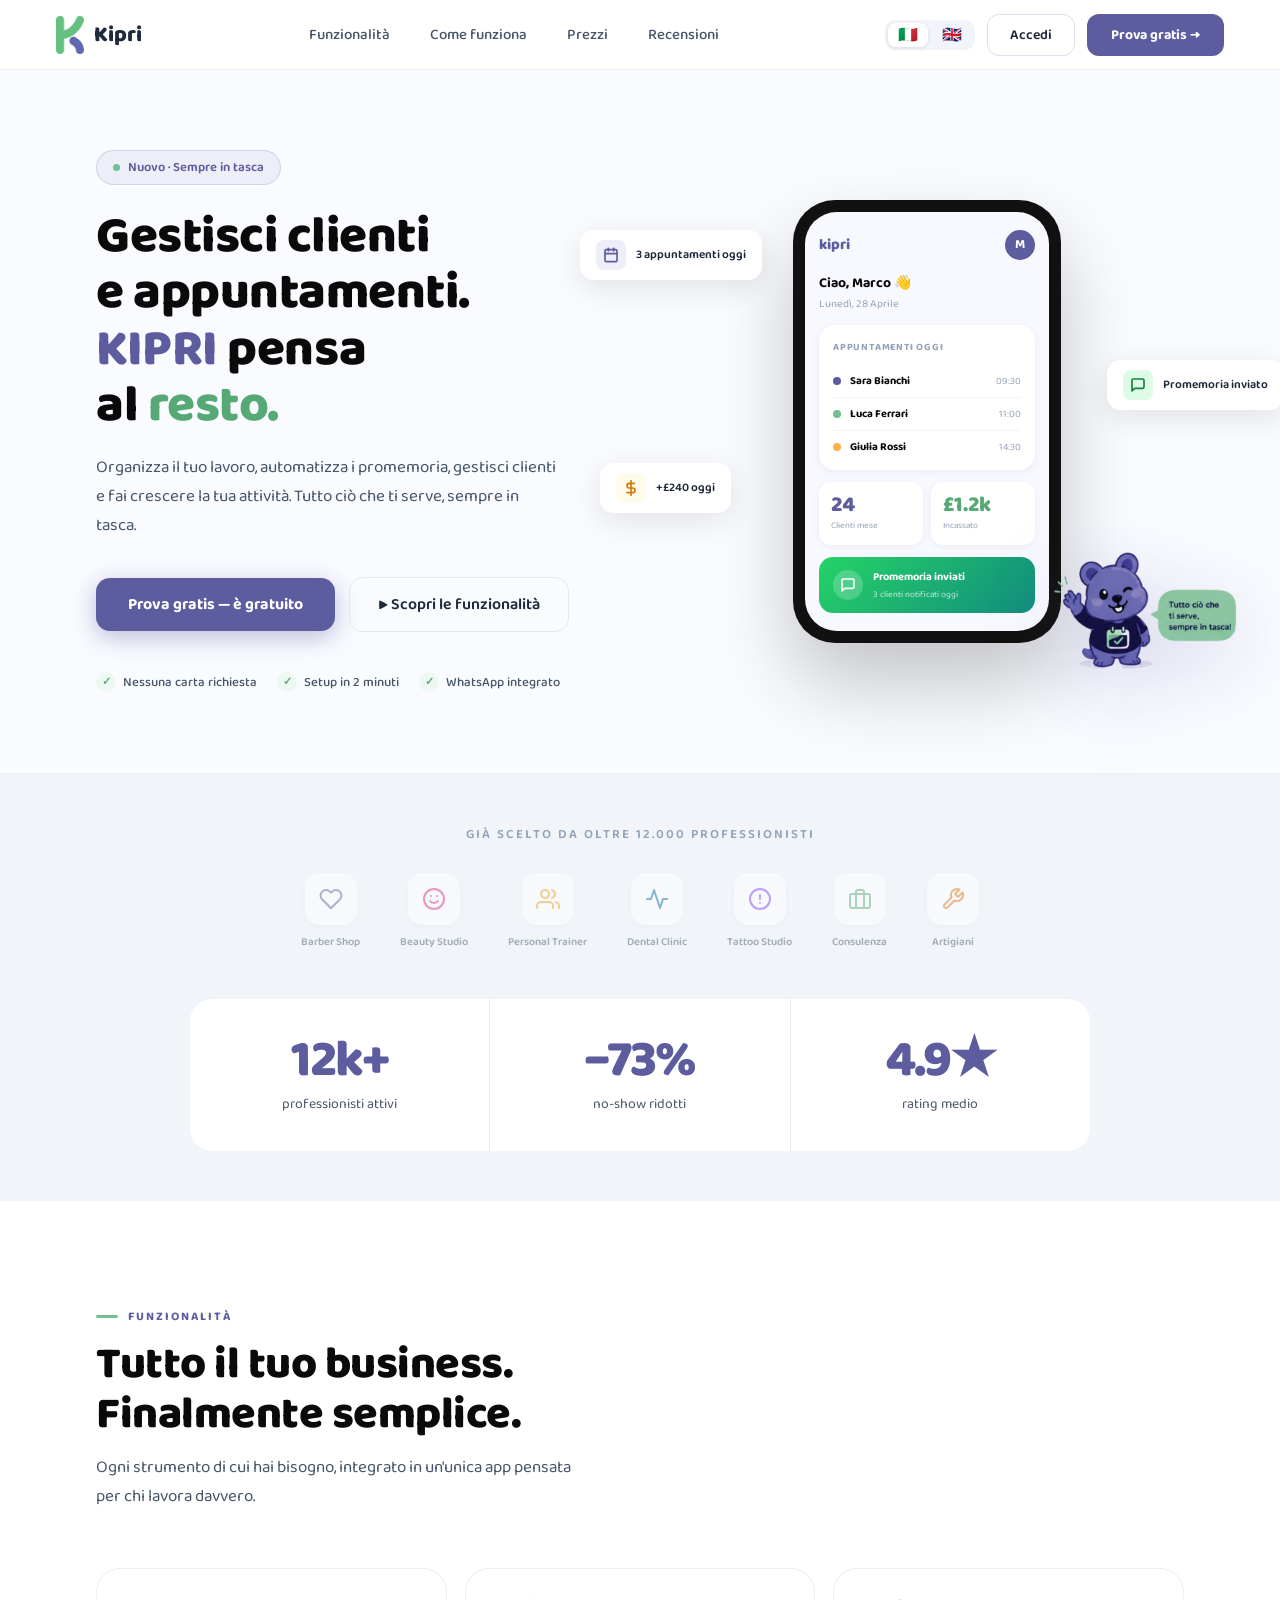
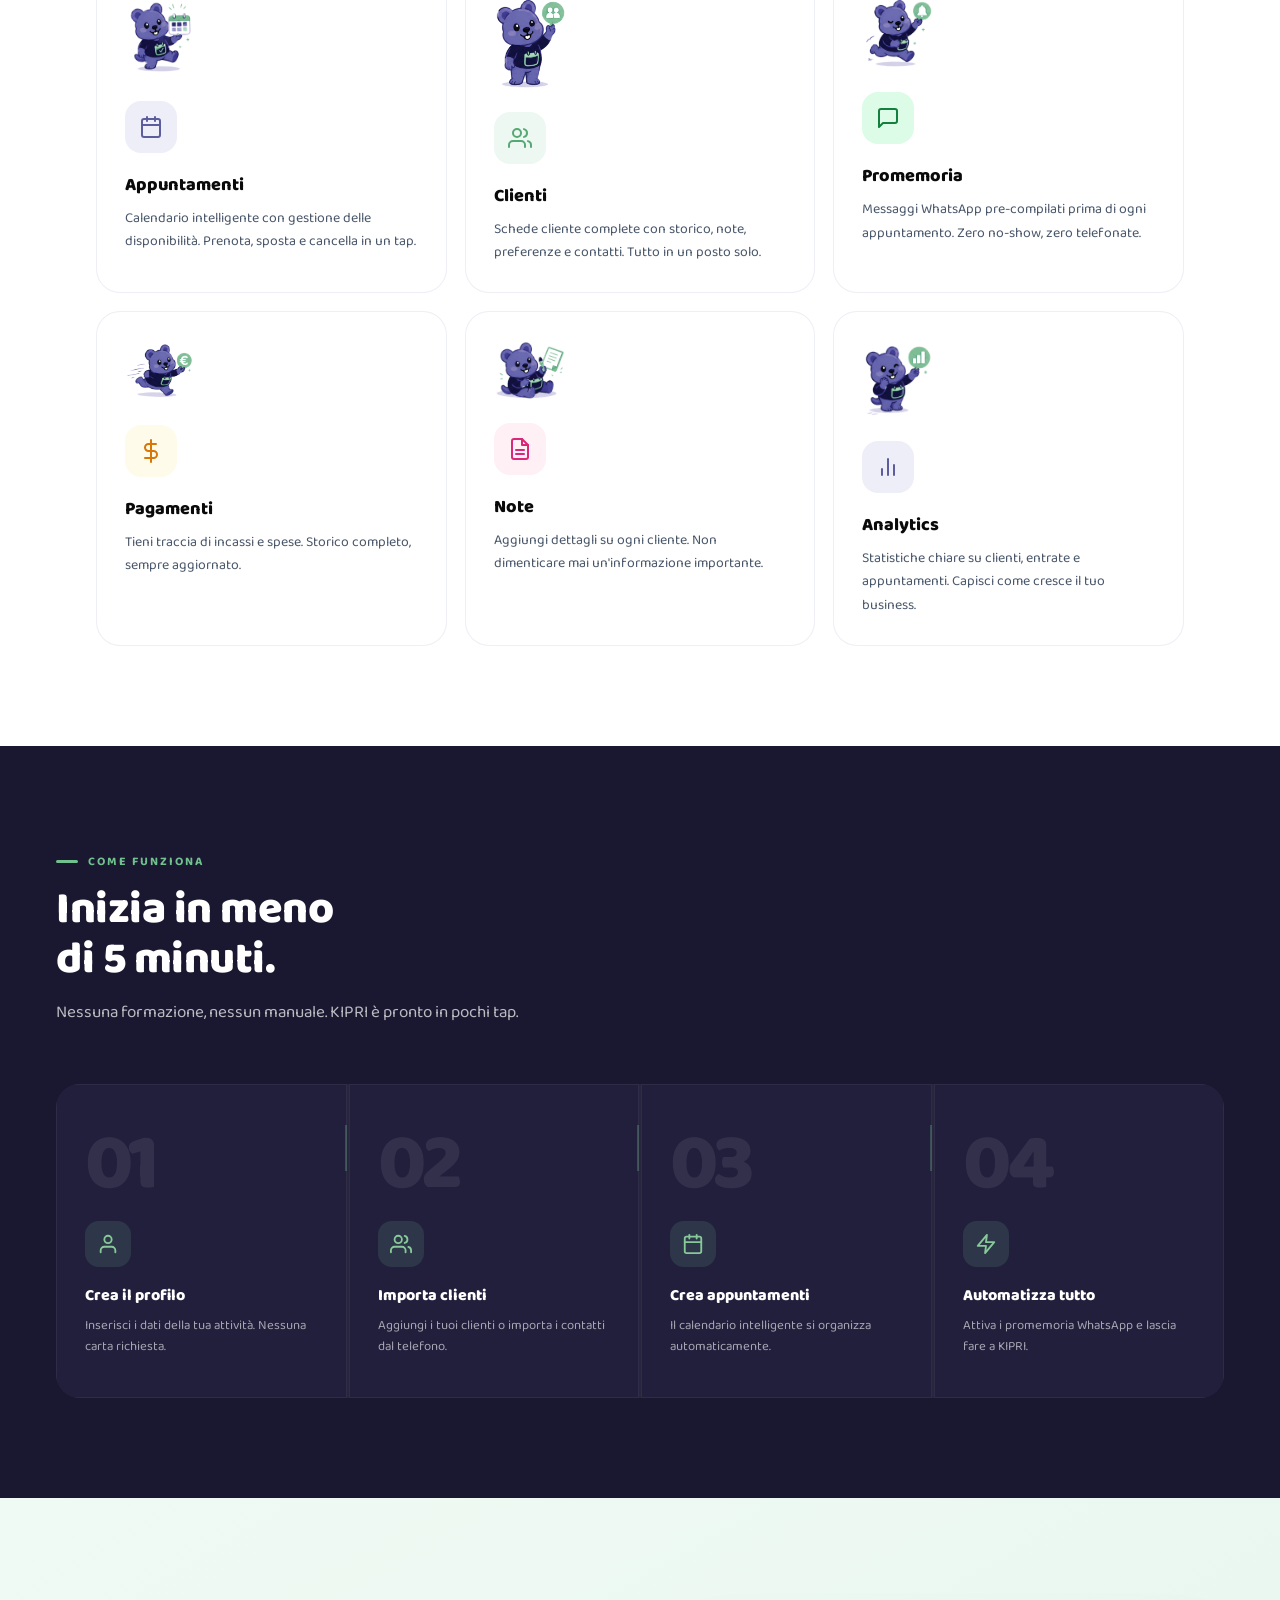
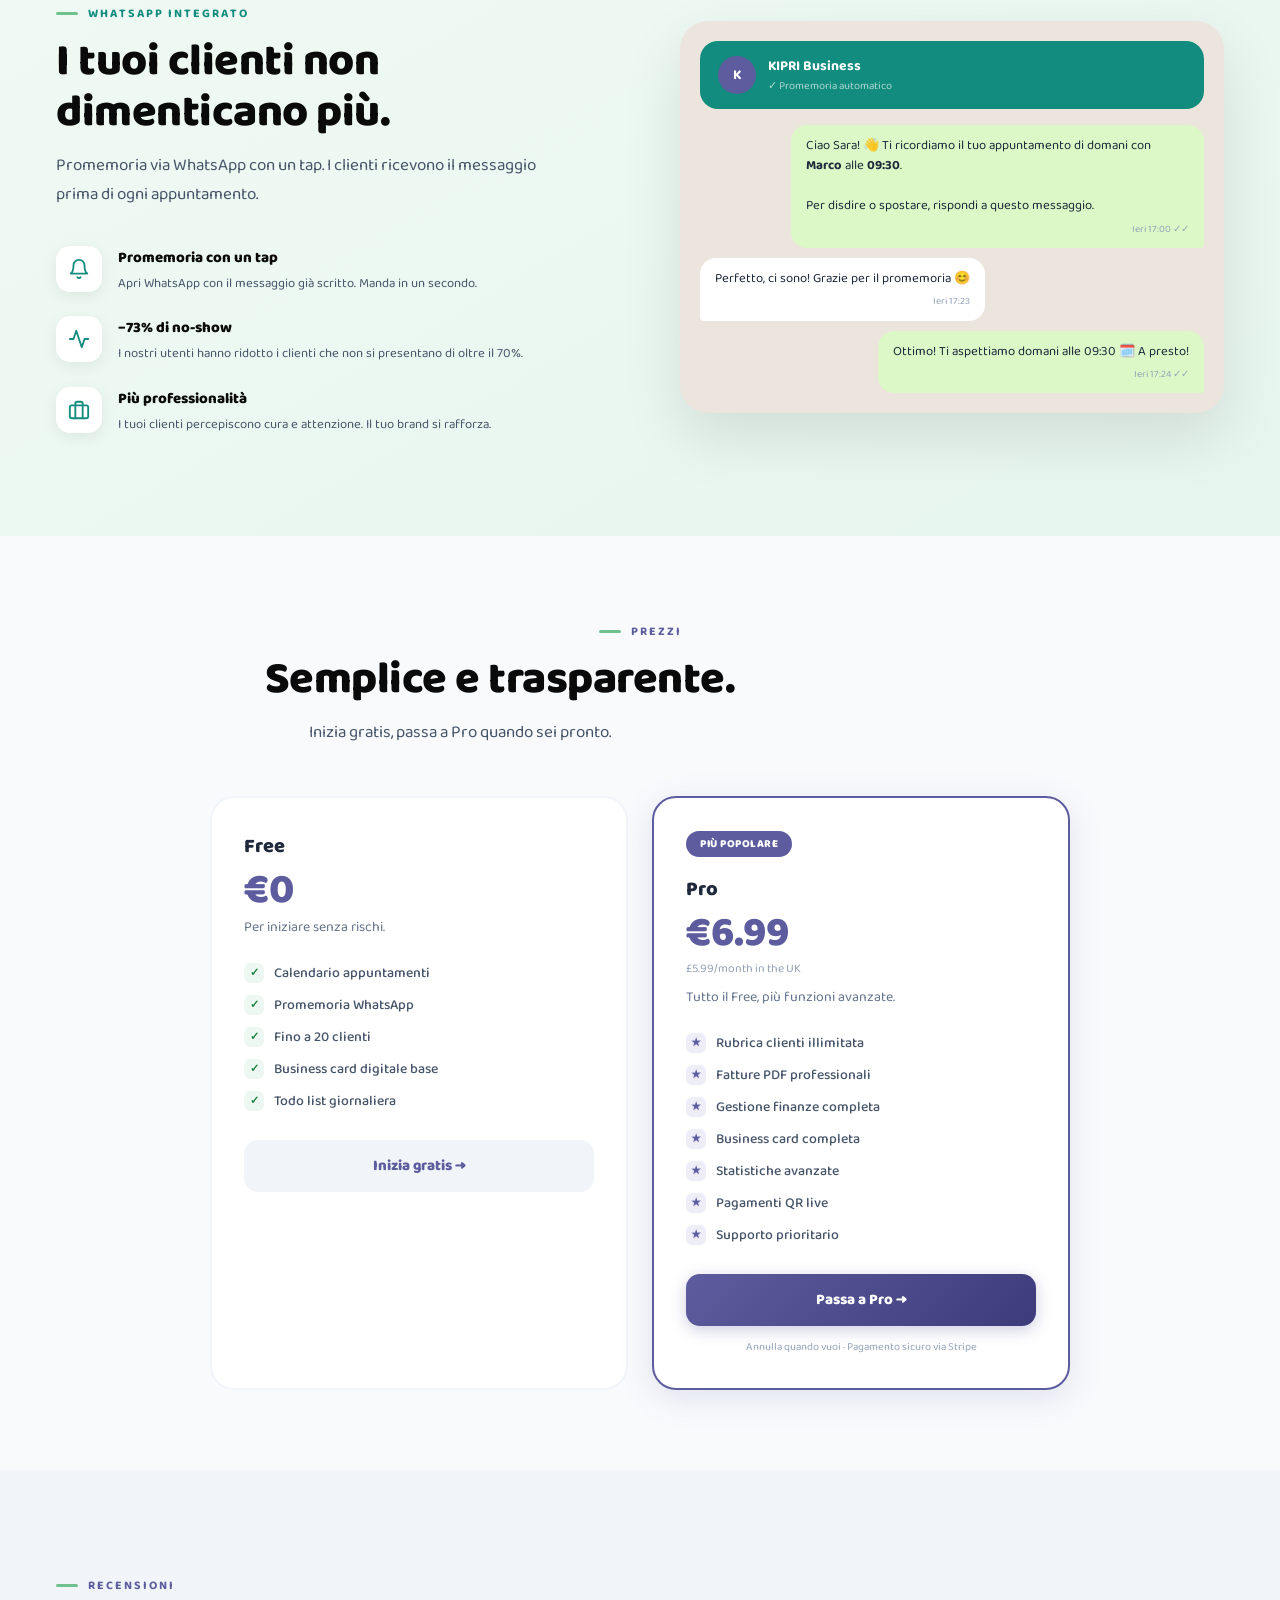
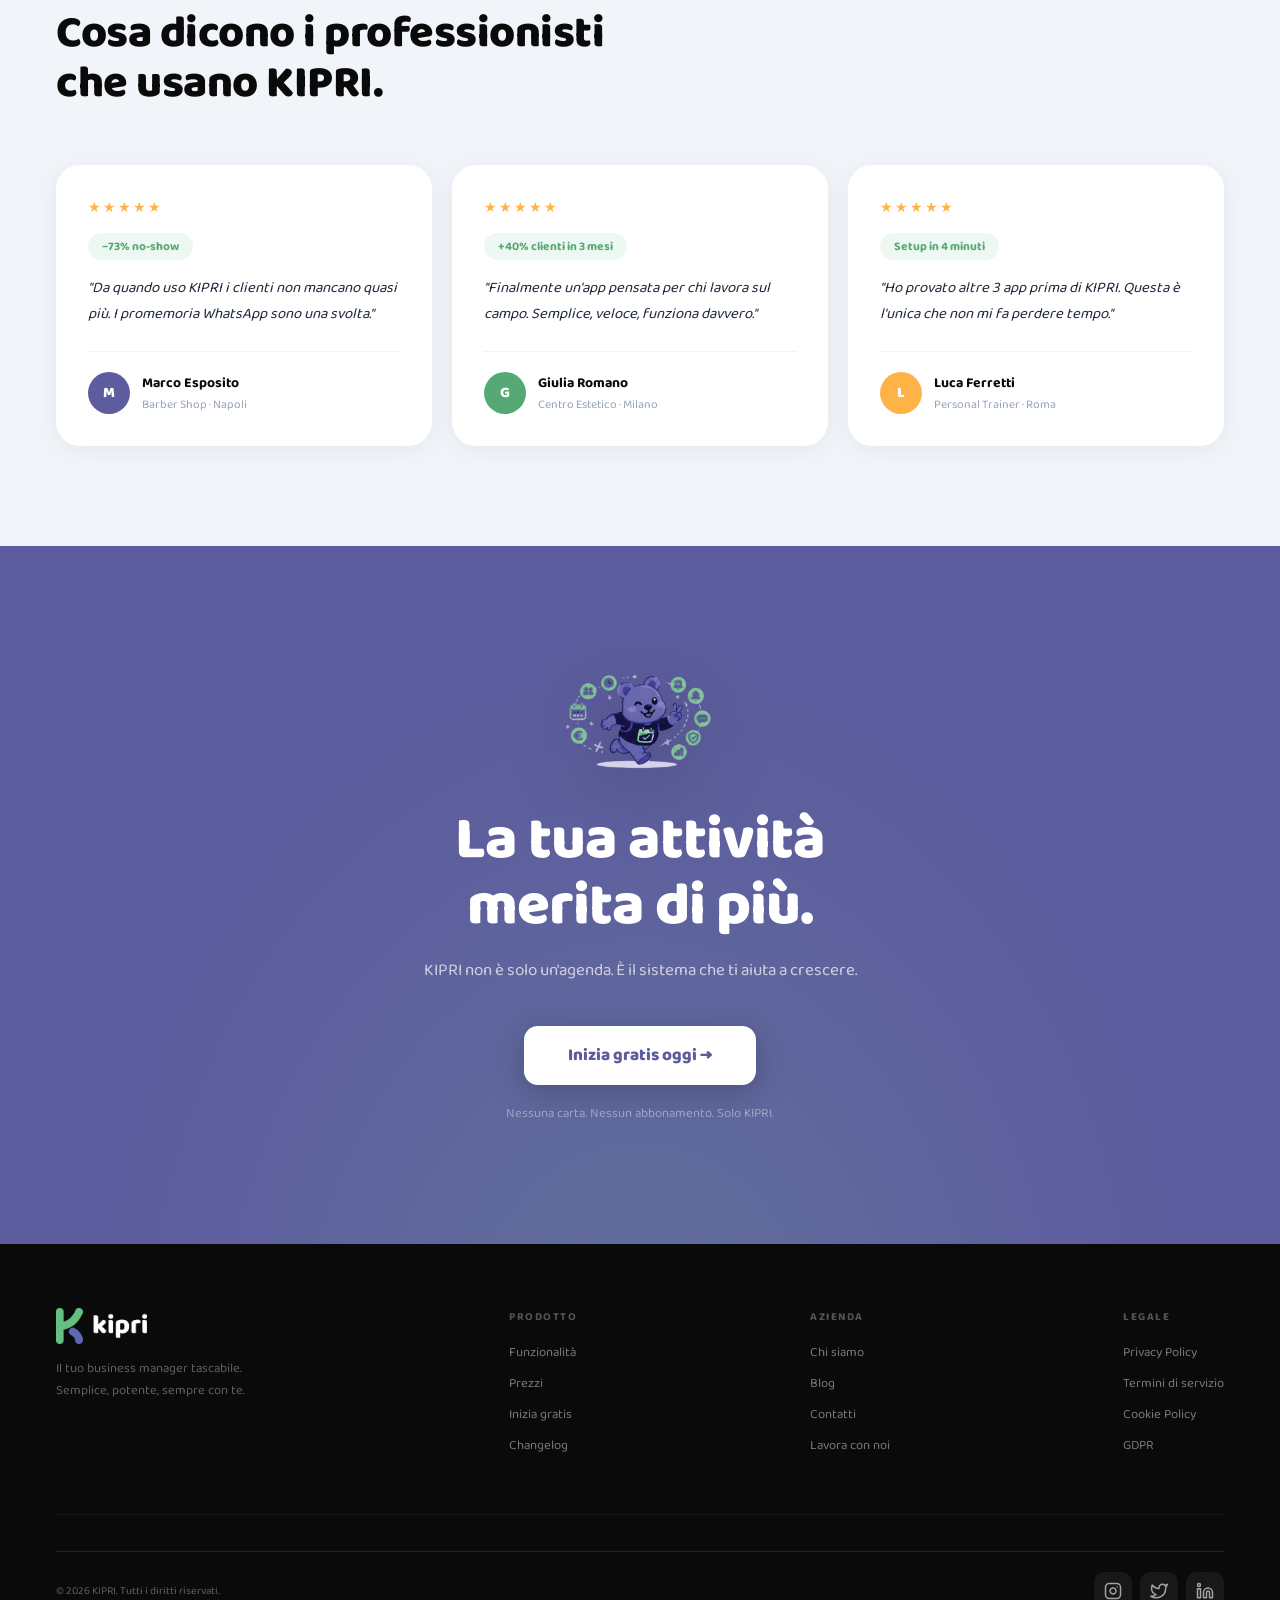
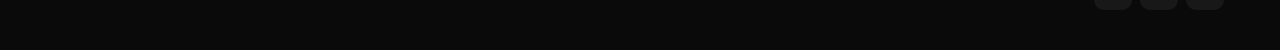
<file: index.html>
<!DOCTYPE html>
<html lang="it">
<head>
<meta charset="UTF-8" />
<meta name="google-site-verification" content="pMiw1hJWPR_AqtP2R92N6QqlzTQv7B3k8g9uq_2uRNw" />
<meta name="viewport" content="width=device-width, initial-scale=1.0" />
<title>KIPRI — Gestisci clienti e appuntamenti. Sempre in tasca.</title>
<meta name="description" content="KIPRI è l'app gestionale per professionisti e piccole imprese in Italia e UK. Gestisci clienti, appuntamenti, promemoria WhatsApp, fatture e pagamenti — tutto in tasca." />
<meta name="keywords" content="gestionale professionisti, app appuntamenti, gestione clienti, promemoria WhatsApp, fatture PDF, piccole imprese, freelance, barbiere, estetista, personal trainer" />
<meta name="author" content="KIPRI" />
<meta name="robots" content="index, follow" />
<link rel="canonical" href="https://www.kipri.app/" />

<!-- Open Graph / WhatsApp / Facebook -->
<meta property="og:type" content="website" />
<meta property="og:url" content="https://www.kipri.app/" />
<meta property="og:title" content="KIPRI — Il tuo business sempre in tasca" />
<meta property="og:description" content="Gestisci clienti, appuntamenti, promemoria WhatsApp e fatture in un'unica app. Gratis per sempre nella versione base." />
<meta property="og:image" content="https://www.kipri.app/assets/images/kipri-og.png" />
<meta property="og:locale" content="it_IT" />
<meta property="og:locale:alternate" content="en_GB" />
<meta property="og:site_name" content="KIPRI" />

<!-- Twitter Card -->
<meta name="twitter:card" content="summary_large_image" />
<meta name="twitter:title" content="KIPRI — Il tuo business sempre in tasca" />
<meta name="twitter:description" content="Gestisci clienti, appuntamenti, promemoria WhatsApp e fatture. Gratis." />
<meta name="twitter:image" content="https://www.kipri.app/assets/images/kipri-og.png" />

<!-- Schema.org structured data -->
<script type="application/ld+json">
{
  "@context": "https://schema.org",
  "@type": "SoftwareApplication",
  "name": "KIPRI",
  "description": "App gestionale per professionisti e piccole imprese. Clienti, appuntamenti, promemoria WhatsApp, fatture e pagamenti.",
  "url": "https://www.kipri.app",
  "applicationCategory": "BusinessApplication",
  "operatingSystem": "Web, iOS, Android",
  "offers": {
    "@type": "Offer",
    "price": "0",
    "priceCurrency": "EUR"
  },
  "creator": {
    "@type": "Organization",
    "name": "KIPRI",
    "url": "https://www.kipri.app",
    "email": "kipri@kipri.app"
  }
}
</script>
<link rel="icon" type="image/png" href="assets/images/kipri-logo-favicon.png" />
<link rel="apple-touch-icon" href="assets/images/kipri-logo-favicon.png" />
<link rel="preconnect" href="https://fonts.googleapis.com" />
<link rel="preconnect" href="https://fonts.gstatic.com" crossorigin />
<link href="https://fonts.googleapis.com/css2?family=Baloo+2:wght@400;500;600;700;800&display=swap" rel="stylesheet" />
<link rel="stylesheet" href="style.css" />
</head>
<body>

<!-- NAV -->
<nav>
  <a href="#" class="nav-logo">
    <img src="assets/images/logo-kipri.png" alt="Kipri" onerror="this.style.display='none'"/>
    <span class="nav-logo-text">Kipri</span>
  </a>
  <ul class="nav-links">
    <li><a href="#features" id="nav-link1">Funzionalità</a></li>
    <li><a href="#how" id="nav-link2">Come funziona</a></li>
    <li><a href="#pricing" id="nav-link-pricing">Prezzi</a></li>
    <li><a href="#testimonials" id="nav-link3">Recensioni</a></li>
  </ul>
  <div class="nav-cta">
    <div class="lang-switcher">
      <button class="lang-btn active" id="btn-it" onclick="setLang('it')">🇮🇹</button>
      <button class="lang-btn" id="btn-en" onclick="setLang('en')">🇬🇧</button>
    </div>
    <a href="https://app.kipri.app" class="btn-ghost" id="nav-login">Accedi</a>
    <a href="register.html" class="btn-primary" id="nav-cta">Prova gratis →</a>
  </div>
</nav>

<!-- HERO -->
<div class="hero-wrap">
  <div class="hero">
    <div>
      <div class="hero-badge"><div class="badge-dot"></div><span id="hero-badge">Nuovo · Sempre in tasca</span></div>
      <h1 class="hero-title" id="hero-title">
        Gestisci clienti<br>e appuntamenti.<br>
        <span class="hl">KIPRI</span> pensa<br>al <span class="hlg">resto.</span>
      </h1>
      <p class="hero-sub" id="hero-sub">Organizza il tuo lavoro, automatizza i promemoria, gestisci clienti e fai crescere la tua attività. Tutto ciò che ti serve, sempre in tasca.</p>
      <div class="hero-actions">
        <a href="register.html" class="btn-hero" id="hero-btn1">Prova gratis — è gratuito</a>
        <a href="#features" class="btn-demo" id="hero-btn2">▶ Scopri le funzionalità</a>
      </div>
      <div class="hero-trust">
        <div class="trust-item"><div class="trust-check">✓</div><span id="trust1">Nessuna carta richiesta</span></div>
        <div class="trust-item"><div class="trust-check">✓</div><span id="trust2">Setup in 2 minuti</span></div>
        <div class="trust-item"><div class="trust-check">✓</div><span id="trust3">WhatsApp integrato</span></div>
      </div>
    </div>
    <div class="hero-visual">
      <div class="fbadge fb1">
        <div class="fbadge-icon" style="background:#EEEEF8;"><svg width="16" height="16" viewBox="0 0 24 24" fill="none" stroke="#5D5C9E" stroke-width="2.5" stroke-linecap="round" stroke-linejoin="round"><rect x="3" y="4" width="18" height="18" rx="2"/><line x1="16" y1="2" x2="16" y2="6"/><line x1="8" y1="2" x2="8" y2="6"/><line x1="3" y1="10" x2="21" y2="10"/></svg></div>
        <span id="fbadge1">3 appuntamenti oggi</span>
      </div>
      <div class="fbadge fb2">
        <div class="fbadge-icon" style="background:#DCFCE7;"><svg width="16" height="16" viewBox="0 0 24 24" fill="none" stroke="#15803D" stroke-width="2.5" stroke-linecap="round" stroke-linejoin="round"><path d="M21 15a2 2 0 0 1-2 2H7l-4 4V5a2 2 0 0 1 2-2h14a2 2 0 0 1 2 2z"/></svg></div>
        <span id="fbadge2">Promemoria inviato</span>
      </div>
      <div class="fbadge fb3">
        <div class="fbadge-icon" style="background:#FFFBEB;"><svg width="16" height="16" viewBox="0 0 24 24" fill="none" stroke="#D97706" stroke-width="2.5" stroke-linecap="round" stroke-linejoin="round"><line x1="12" y1="1" x2="12" y2="23"/><path d="M17 5H9.5a3.5 3.5 0 0 0 0 7h5a3.5 3.5 0 0 1 0 7H6"/></svg></div>
        +£240 oggi
      </div>
      <div class="phone-wrap">
        <div class="phone-screen">
          <div class="phone-inner">
            <div class="phone-topbar">
              <span style="font-family:'Baloo 2',sans-serif;font-weight:800;font-size:15px;color:#5D5C9E;">kipri</span>
              <div class="phone-avatar">M</div>
            </div>
            <div>
              <div class="phone-greeting" id="phone-greeting">Ciao, Marco 👋</div>
              <div class="phone-date" id="phone-date">Lunedì, 28 Aprile</div>
            </div>
            <div class="phone-card">
              <div class="phone-card-title" id="phone-card-title">Appuntamenti oggi</div>
              <div class="appt"><div class="appt-dot" style="background:#5D5C9E;"></div><span class="appt-name">Sara Bianchi</span><span class="appt-time">09:30</span></div>
              <div class="appt"><div class="appt-dot" style="background:#70C18E;"></div><span class="appt-name">Luca Ferrari</span><span class="appt-time">11:00</span></div>
              <div class="appt"><div class="appt-dot" style="background:#FFB347;"></div><span class="appt-name">Giulia Rossi</span><span class="appt-time">14:30</span></div>
            </div>
            <div class="phone-stats">
              <div class="mini-stat"><div class="mini-stat-num" style="color:#5D5C9E;">24</div><div class="mini-stat-label" id="mini-label1">Clienti mese</div></div>
              <div class="mini-stat"><div class="mini-stat-num" style="color:#56a874;">£1.2k</div><div class="mini-stat-label" id="mini-label2">Incassato</div></div>
            </div>
            <div class="phone-wa">
              <div class="wa-ball"><svg width="16" height="16" viewBox="0 0 24 24" fill="none" stroke="white" stroke-width="2.5" stroke-linecap="round" stroke-linejoin="round"><path d="M21 15a2 2 0 0 1-2 2H7l-4 4V5a2 2 0 0 1 2-2h14a2 2 0 0 1 2 2z"/></svg></div>
              <div><div class="wa-title" id="wa-phone-title">Promemoria inviati</div><div class="wa-sub" id="wa-phone-sub">3 clienti notificati oggi</div></div>
            </div>
          </div>
        </div>
      </div>
      <div class="mascotte-hero">
        <img src="assets/images/kipri-mascot.png" alt="Kipri" onerror="this.style.display='none'"/>
      </div>
    </div>
  </div>
</div>

<!-- SOCIAL PROOF -->
<section class="proof-strip">
  <div class="proof-label" id="proof-label">Già scelto da oltre 12.000 professionisti</div>
  <div class="proof-logos">
    <div class="proof-item"><div class="proof-icon"><svg width="24" height="24" viewBox="0 0 24 24" fill="none" stroke="#5D5C9E" stroke-width="2" stroke-linecap="round" stroke-linejoin="round"><path d="M20.84 4.61a5.5 5.5 0 0 0-7.78 0L12 5.67l-1.06-1.06a5.5 5.5 0 0 0-7.78 7.78l1.06 1.06L12 21.23l7.78-7.78 1.06-1.06a5.5 5.5 0 0 0 0-7.78z"/></svg></div><span class="proof-name">Barber Shop</span></div>
    <div class="proof-item"><div class="proof-icon"><svg width="24" height="24" viewBox="0 0 24 24" fill="none" stroke="#DB2777" stroke-width="2" stroke-linecap="round" stroke-linejoin="round"><circle cx="12" cy="12" r="10"/><path d="M8 14s1.5 2 4 2 4-2 4-2"/><line x1="9" y1="9" x2="9.01" y2="9"/><line x1="15" y1="9" x2="15.01" y2="9"/></svg></div><span class="proof-name">Beauty Studio</span></div>
    <div class="proof-item"><div class="proof-icon"><svg width="24" height="24" viewBox="0 0 24 24" fill="none" stroke="#F59E0B" stroke-width="2" stroke-linecap="round" stroke-linejoin="round"><path d="M17 21v-2a4 4 0 0 0-4-4H5a4 4 0 0 0-4 4v2"/><circle cx="9" cy="7" r="4"/><path d="M23 21v-2a4 4 0 0 0-3-3.87"/><path d="M16 3.13a4 4 0 0 1 0 7.75"/></svg></div><span class="proof-name">Personal Trainer</span></div>
    <div class="proof-item"><div class="proof-icon"><svg width="24" height="24" viewBox="0 0 24 24" fill="none" stroke="#0369A1" stroke-width="2" stroke-linecap="round" stroke-linejoin="round"><path d="M22 12h-4l-3 9L9 3l-3 9H2"/></svg></div><span class="proof-name">Dental Clinic</span></div>
    <div class="proof-item"><div class="proof-icon"><svg width="24" height="24" viewBox="0 0 24 24" fill="none" stroke="#7C3AED" stroke-width="2" stroke-linecap="round" stroke-linejoin="round"><circle cx="12" cy="12" r="10"/><line x1="12" y1="8" x2="12" y2="12"/><line x1="12" y1="16" x2="12.01" y2="16"/></svg></div><span class="proof-name">Tattoo Studio</span></div>
    <div class="proof-item"><div class="proof-icon"><svg width="24" height="24" viewBox="0 0 24 24" fill="none" stroke="#56a874" stroke-width="2" stroke-linecap="round" stroke-linejoin="round"><rect x="2" y="7" width="20" height="14" rx="2"/><path d="M16 21V5a2 2 0 0 0-2-2h-4a2 2 0 0 0-2 2v16"/></svg></div><span class="proof-name">Consulenza</span></div>
    <div class="proof-item"><div class="proof-icon"><svg width="24" height="24" viewBox="0 0 24 24" fill="none" stroke="#D97706" stroke-width="2" stroke-linecap="round" stroke-linejoin="round"><path d="M14.7 6.3a1 1 0 0 0 0 1.4l1.6 1.6a1 1 0 0 0 1.4 0l3.77-3.77a6 6 0 0 1-7.94 7.94l-6.91 6.91a2.12 2.12 0 0 1-3-3l6.91-6.91a6 6 0 0 1 7.94-7.94l-3.76 3.76z"/></svg></div><span class="proof-name">Artigiani</span></div>
  </div>
  <div class="stats-row">
    <div class="stat-box"><div class="stat-big">12k+</div><div class="stat-desc" id="stat-desc1">professionisti attivi</div></div>
    <div class="stat-box"><div class="stat-big">−73%</div><div class="stat-desc" id="stat-desc2">no-show ridotti</div></div>
    <div class="stat-box"><div class="stat-big">4.9★</div><div class="stat-desc" id="stat-desc3">rating medio</div></div>
  </div>
</section>

<!-- FEATURES -->
<section id="features" class="section">
  <div class="sec-label" id="feat-label">Funzionalità</div>
  <h2 class="sec-title" id="feat-title">Tutto il tuo business.<br>Finalmente semplice.</h2>
  <p class="sec-sub" id="feat-sub">Ogni strumento di cui hai bisogno, integrato in un'unica app pensata per chi lavora davvero.</p>
  <div class="features-grid">
    <div class="feat-card">
      <img class="feat-mascotte" src="assets/images/kipri-calendar.png" alt="" onerror="this.style.display='none'"/>
      <div class="feat-icon-wrap" style="background:#EEEEF8;"><svg width="24" height="24" viewBox="0 0 24 24" fill="none" stroke="#5D5C9E" stroke-width="2" stroke-linecap="round" stroke-linejoin="round"><rect x="3" y="4" width="18" height="18" rx="2"/><line x1="16" y1="2" x2="16" y2="6"/><line x1="8" y1="2" x2="8" y2="6"/><line x1="3" y1="10" x2="21" y2="10"/></svg></div>
      <div class="feat-title" id="feat1-title">Appuntamenti</div>
      <p class="feat-desc" id="feat1-desc">Calendario intelligente con gestione delle disponibilità. Prenota, sposta e cancella in un tap.</p>
    </div>
    <div class="feat-card">
      <img class="feat-mascotte" src="assets/images/kipri-clients.png" alt="" onerror="this.style.display='none'"/>
      <div class="feat-icon-wrap" style="background:#EEF8F2;"><svg width="24" height="24" viewBox="0 0 24 24" fill="none" stroke="#56a874" stroke-width="2" stroke-linecap="round" stroke-linejoin="round"><path d="M17 21v-2a4 4 0 0 0-4-4H5a4 4 0 0 0-4 4v2"/><circle cx="9" cy="7" r="4"/><path d="M23 21v-2a4 4 0 0 0-3-3.87"/><path d="M16 3.13a4 4 0 0 1 0 7.75"/></svg></div>
      <div class="feat-title" id="feat2-title">Clienti</div>
      <p class="feat-desc" id="feat2-desc">Schede cliente complete con storico, note, preferenze e contatti. Tutto in un posto solo.</p>
    </div>
    <div class="feat-card">
      <img class="feat-mascotte" src="assets/images/kipri-reminder.png" alt="" onerror="this.style.display='none'"/>
      <div class="feat-icon-wrap" style="background:#DCFCE7;"><svg width="24" height="24" viewBox="0 0 24 24" fill="none" stroke="#15803D" stroke-width="2" stroke-linecap="round" stroke-linejoin="round"><path d="M21 15a2 2 0 0 1-2 2H7l-4 4V5a2 2 0 0 1 2-2h14a2 2 0 0 1 2 2z"/></svg></div>
      <div class="feat-title" id="feat3-title">Promemoria</div>
      <p class="feat-desc" id="feat3-desc">Messaggi WhatsApp pre-compilati prima di ogni appuntamento. Zero no-show, zero telefonate.</p>
    </div>
    <div class="feat-card">
      <img class="feat-mascotte" src="assets/images/kipri-payment.png" alt="" onerror="this.style.display='none'"/>
      <div class="feat-icon-wrap" style="background:#FFFBEB;"><svg width="24" height="24" viewBox="0 0 24 24" fill="none" stroke="#D97706" stroke-width="2" stroke-linecap="round" stroke-linejoin="round"><line x1="12" y1="1" x2="12" y2="23"/><path d="M17 5H9.5a3.5 3.5 0 0 0 0 7h5a3.5 3.5 0 0 1 0 7H6"/></svg></div>
      <div class="feat-title" id="feat4-title">Pagamenti</div>
      <p class="feat-desc" id="feat4-desc">Tieni traccia di incassi e spese. Storico completo, sempre aggiornato.</p>
    </div>
    <div class="feat-card">
      <img class="feat-mascotte" src="assets/images/kipri-notes.png" alt="" onerror="this.style.display='none'"/>
      <div class="feat-icon-wrap" style="background:#FFF0F6;"><svg width="24" height="24" viewBox="0 0 24 24" fill="none" stroke="#DB2777" stroke-width="2" stroke-linecap="round" stroke-linejoin="round"><path d="M14 2H6a2 2 0 0 0-2 2v16a2 2 0 0 0 2 2h12a2 2 0 0 0 2-2V8z"/><polyline points="14 2 14 8 20 8"/><line x1="16" y1="13" x2="8" y2="13"/><line x1="16" y1="17" x2="8" y2="17"/></svg></div>
      <div class="feat-title" id="feat5-title">Note</div>
      <p class="feat-desc" id="feat5-desc">Aggiungi dettagli su ogni cliente. Non dimenticare mai un'informazione importante.</p>
    </div>
    <div class="feat-card">
      <img class="feat-mascotte" src="assets/images/kipri-stats.png" alt="" onerror="this.style.display='none'"/>
      <div class="feat-icon-wrap" style="background:#EEEEF8;"><svg width="24" height="24" viewBox="0 0 24 24" fill="none" stroke="#5D5C9E" stroke-width="2" stroke-linecap="round" stroke-linejoin="round"><line x1="18" y1="20" x2="18" y2="10"/><line x1="12" y1="20" x2="12" y2="4"/><line x1="6" y1="20" x2="6" y2="14"/></svg></div>
      <div class="feat-title" id="feat6-title">Analytics</div>
      <p class="feat-desc" id="feat6-desc">Statistiche chiare su clienti, entrate e appuntamenti. Capisci come cresce il tuo business.</p>
    </div>
  </div>
</section>

<!-- HOW IT WORKS -->
<section id="how" class="how-wrap">
  <div class="how-inner">
    <div class="sec-label" style="color:var(--green);" id="how-label">Come funziona</div>
    <h2 class="sec-title" style="color:white;" id="how-title">Inizia in meno<br>di 5 minuti.</h2>
    <p class="sec-sub" style="color:rgba(255,255,255,0.7);" id="how-sub">Nessuna formazione, nessun manuale. KIPRI è pronto in pochi tap.</p>
    <div class="steps-grid">
      <div class="step"><div class="step-num">01</div><div class="step-icon"><svg width="22" height="22" viewBox="0 0 24 24" fill="none" stroke="#88C999" stroke-width="2" stroke-linecap="round" stroke-linejoin="round"><path d="M20 21v-2a4 4 0 0 0-4-4H8a4 4 0 0 0-4 4v2"/><circle cx="12" cy="7" r="4"/></svg></div><div class="step-title" id="step1-title">Crea il profilo</div><p class="step-desc" id="step1-desc">Inserisci i dati della tua attività. Nessuna carta richiesta.</p><div class="step-divider"></div></div>
      <div class="step"><div class="step-num">02</div><div class="step-icon"><svg width="22" height="22" viewBox="0 0 24 24" fill="none" stroke="#88C999" stroke-width="2" stroke-linecap="round" stroke-linejoin="round"><path d="M17 21v-2a4 4 0 0 0-4-4H5a4 4 0 0 0-4 4v2"/><circle cx="9" cy="7" r="4"/><path d="M23 21v-2a4 4 0 0 0-3-3.87"/><path d="M16 3.13a4 4 0 0 1 0 7.75"/></svg></div><div class="step-title" id="step2-title">Importa clienti</div><p class="step-desc" id="step2-desc">Aggiungi i tuoi clienti o importa i contatti dal telefono.</p><div class="step-divider"></div></div>
      <div class="step"><div class="step-num">03</div><div class="step-icon"><svg width="22" height="22" viewBox="0 0 24 24" fill="none" stroke="#88C999" stroke-width="2" stroke-linecap="round" stroke-linejoin="round"><rect x="3" y="4" width="18" height="18" rx="2"/><line x1="16" y1="2" x2="16" y2="6"/><line x1="8" y1="2" x2="8" y2="6"/><line x1="3" y1="10" x2="21" y2="10"/></svg></div><div class="step-title" id="step3-title">Crea appuntamenti</div><p class="step-desc" id="step3-desc">Il calendario intelligente si organizza automaticamente.</p><div class="step-divider"></div></div>
      <div class="step"><div class="step-num">04</div><div class="step-icon"><svg width="22" height="22" viewBox="0 0 24 24" fill="none" stroke="#88C999" stroke-width="2" stroke-linecap="round" stroke-linejoin="round"><polygon points="13 2 3 14 12 14 11 22 21 10 12 10 13 2"/></svg></div><div class="step-title" id="step4-title">Automatizza tutto</div><p class="step-desc" id="step4-desc">Attiva i promemoria WhatsApp e lascia fare a KIPRI.</p></div>
    </div>
  </div>
</section>

<!-- WHATSAPP -->
<section class="wa-wrap">
  <div class="wa-inner">
    <div>
      <div class="sec-label" style="color:#128C7E;" id="wa-label">WhatsApp integrato</div>
      <h2 class="sec-title" id="wa-title">I tuoi clienti non<br>dimenticano più.</h2>
      <p class="sec-sub" id="wa-sub">Promemoria via WhatsApp con un tap. I clienti ricevono il messaggio prima di ogni appuntamento.</p>
      <div class="wa-feats">
        <div class="wa-feat"><div class="wa-feat-icon"><svg width="22" height="22" viewBox="0 0 24 24" fill="none" stroke="#128C7E" stroke-width="2" stroke-linecap="round" stroke-linejoin="round"><path d="M18 8A6 6 0 0 0 6 8c0 7-3 9-3 9h18s-3-2-3-9"/><path d="M13.73 21a2 2 0 0 1-3.46 0"/></svg></div><div><div class="wa-feat-title" id="wa-feat1-title">Promemoria con un tap</div><p class="wa-feat-desc" id="wa-feat1-desc">Apri WhatsApp con il messaggio già scritto. Manda in un secondo.</p></div></div>
        <div class="wa-feat"><div class="wa-feat-icon"><svg width="22" height="22" viewBox="0 0 24 24" fill="none" stroke="#128C7E" stroke-width="2" stroke-linecap="round" stroke-linejoin="round"><polyline points="22 12 18 12 15 21 9 3 6 12 2 12"/></svg></div><div><div class="wa-feat-title" id="wa-feat2-title">−73% di no-show</div><p class="wa-feat-desc" id="wa-feat2-desc">I nostri utenti hanno ridotto i clienti che non si presentano di oltre il 70%.</p></div></div>
        <div class="wa-feat"><div class="wa-feat-icon"><svg width="22" height="22" viewBox="0 0 24 24" fill="none" stroke="#128C7E" stroke-width="2" stroke-linecap="round" stroke-linejoin="round"><rect x="2" y="7" width="20" height="14" rx="2"/><path d="M16 21V5a2 2 0 0 0-2-2h-4a2 2 0 0 0-2 2v16"/></svg></div><div><div class="wa-feat-title" id="wa-feat3-title">Più professionalità</div><p class="wa-feat-desc" id="wa-feat3-desc">I tuoi clienti percepiscono cura e attenzione. Il tuo brand si rafforza.</p></div></div>
      </div>
    </div>
    <div class="chat-box">
      <div class="chat-hd"><div class="chat-av">K</div><div><div class="chat-name">KIPRI Business</div><div class="chat-online" id="chat-online">✓ Promemoria automatico</div></div></div>
      <div class="chat-msgs">
        <div class="msg msg-out" id="chat-msg1">Ciao Sara! 👋 Ti ricordiamo il tuo appuntamento di domani con <strong>Marco</strong> alle <strong>09:30</strong>.<br><br>Per disdire o spostare, rispondi a questo messaggio.<div class="msg-time">Ieri 17:00 ✓✓</div></div>
        <div class="msg msg-in" id="chat-msg2">Perfetto, ci sono! Grazie per il promemoria 😊<div class="msg-time">Ieri 17:23</div></div>
        <div class="msg msg-out" id="chat-msg3">Ottimo! Ti aspettiamo domani alle 09:30 🗓️ A presto!<div class="msg-time">Ieri 17:24 ✓✓</div></div>
      </div>
    </div>
  </div>
</section>

<!-- TESTIMONIALS -->

<!-- PRICING -->
<section id="pricing" class="pricing-wrap">
  <div class="pricing-inner">
    <div class="sec-label" id="pricing-label">Prezzi</div>
    <h2 class="sec-title" id="pricing-title">Semplice e trasparente.</h2>
    <p class="sec-sub" id="pricing-sub">Inizia gratis, passa a Pro quando sei pronto.</p>
    <div class="pricing-grid">
      <!-- FREE -->
      <div class="pricing-card">
        <div class="pricing-plan-name" id="pricing-free-name">Free</div>
        <div class="pricing-price" id="pricing-free-price">€0<span class="pricing-period" id="pricing-free-period">/mese</span></div>
        <div class="pricing-desc" id="pricing-free-desc">Per iniziare senza rischi.</div>
        <ul class="pricing-features">
          <li><span class="pf-check">✓</span><span id="pf-f1">Calendario appuntamenti</span></li>
          <li><span class="pf-check">✓</span><span id="pf-f2">Promemoria WhatsApp</span></li>
          <li><span class="pf-check">✓</span><span id="pf-f3">Fino a 20 clienti</span></li>
          <li><span class="pf-check">✓</span><span id="pf-f4">Business card digitale base</span></li>
          <li><span class="pf-check">✓</span><span id="pf-f5">Todo list giornaliera</span></li>
        </ul>
        <a href="register.html" class="pricing-btn-free" id="pricing-btn-free">Inizia gratis →</a>
      </div>
      <!-- PRO -->
      <div class="pricing-card pricing-card-pro">
        <div class="pricing-popular" id="pricing-popular">Più popolare</div>
        <div class="pricing-plan-name" id="pricing-pro-name">Pro</div>
        <div class="pricing-price" id="pricing-pro-price">€6.99<span class="pricing-period" id="pricing-pro-period-it">/mese</span></div>
        <div class="pricing-price-alt" id="pricing-pro-alt">£5.99/month in the UK</div>
        <div class="pricing-desc" id="pricing-pro-desc">Tutto il Free, più funzioni avanzate.</div>
        <ul class="pricing-features">
          <li><span class="pf-check pf-pro">★</span><span id="pf-p1">Rubrica clienti illimitata</span></li>
          <li><span class="pf-check pf-pro">★</span><span id="pf-p2">Fatture PDF professionali</span></li>
          <li><span class="pf-check pf-pro">★</span><span id="pf-p3">Gestione finanze completa</span></li>
          <li><span class="pf-check pf-pro">★</span><span id="pf-p4">Business card completa</span></li>
          <li><span class="pf-check pf-pro">★</span><span id="pf-p5">Statistiche avanzate</span></li>
          <li><span class="pf-check pf-pro">★</span><span id="pf-p6">Pagamenti QR live</span></li>
          <li><span class="pf-check pf-pro">★</span><span id="pf-p7">Supporto prioritario</span></li>
        </ul>
        <a href="https://app.kipri.app" class="pricing-btn-pro" id="pricing-btn-pro">Passa a Pro →</a>
        <div class="pricing-guarantee" id="pricing-guarantee">Annulla quando vuoi · Pagamento sicuro via Stripe</div>
      </div>
    </div>
  </div>
</section>


<section id="testimonials" class="testi-wrap">
  <div class="testi-inner">
    <div class="sec-label" id="testi-label">Recensioni</div>
    <h2 class="sec-title" id="testi-title">Cosa dicono i professionisti<br>che usano KIPRI.</h2>
    <div class="testi-grid">
      <div class="testi-card"><div class="testi-stars">★★★★★</div><div class="testi-result">−73% no-show</div><p class="testi-text" id="testi1">"Da quando uso KIPRI i clienti non mancano quasi più. I promemoria WhatsApp sono una svolta. Ho recuperato ore di lavoro ogni settimana."</p><div class="testi-author"><div class="author-av" style="background:#5D5C9E;">M</div><div><div class="author-name">Marco Esposito</div><div class="author-role">Barber Shop · Napoli</div></div></div></div>
      <div class="testi-card"><div class="testi-stars">★★★★★</div><div class="testi-result">+40% clienti in 3 mesi</div><p class="testi-text" id="testi2">"Finalmente un'app pensata per chi lavora sul campo. Semplice, veloce, funziona davvero. La rubrica clienti mi ha cambiato la vita."</p><div class="testi-author"><div class="author-av" style="background:#56a874;">G</div><div><div class="author-name">Giulia Romano</div><div class="author-role">Centro Estetico · Milano</div></div></div></div>
      <div class="testi-card"><div class="testi-stars">★★★★★</div><div class="testi-result">Setup in 4 minuti</div><p class="testi-text" id="testi3">"Ho provato altre 3 app prima di KIPRI. Questa è l'unica che non mi fa perdere tempo. In 5 minuti ero già operativo."</p><div class="testi-author"><div class="author-av" style="background:#FFB347;">L</div><div><div class="author-name">Luca Ferretti</div><div class="author-role">Personal Trainer · Roma</div></div></div></div>
    </div>
  </div>
</section>

<!-- FINAL CTA -->
<section class="cta-wrap">
  <div class="cta-mascotte"><img src="assets/images/kipri-mascot-happy.png" alt="Kipri" onerror="this.style.display='none'"/></div>
  <div class="cta-inner">
    <h2 class="cta-title" id="cta-title">La tua attività<br>merita di più.</h2>
    <p class="cta-sub" id="cta-sub">KIPRI non è solo un'agenda. È il sistema che ti aiuta a crescere, a lavorare meglio e a perdere meno tempo.</p>
    <a href="register.html" class="btn-white" id="cta-btn">Inizia gratis oggi →</a>
    <p class="cta-note" id="cta-note">Nessuna carta. Nessun abbonamento. Solo KIPRI.</p>
  </div>
</section>

<!-- FOOTER -->
<footer>
  <div class="footer-inner">
    <div class="footer-top">
      <div>
        <div class="footer-logo">
          <img src="assets/images/logo-kipri-white.png" alt="Kipri" onerror="this.style.display='none'"/>
          
        </div>
        <p class="footer-brand-desc" id="footer-desc">Il tuo business manager tascabile. Semplice, potente, sempre con te.</p>
      </div>
      <div><div class="footer-col-title" id="footer-col1">Prodotto</div><div class="footer-col"><a href="#features" id="footer-link1">Funzionalità</a><a href="register.html" id="footer-link2">Prezzi</a><a href="register.html" id="footer-link3">Inizia gratis</a><a href="#" id="footer-link4">Changelog</a></div></div>
      <div><div class="footer-col-title" id="footer-col2">Azienda</div><div class="footer-col"><a href="#" id="footer-link5">Chi siamo</a><a href="#" id="footer-link6">Blog</a><a href="mailto:kipri@kipri.app" id="footer-link7">Contatti</a><a href="#" id="footer-link8">Lavora con noi</a></div></div>
      <div><div class="footer-col-title" id="footer-col3">Legale</div><div class="footer-col"><a href="#">Privacy Policy</a><a href="#">Termini di servizio</a><a href="#">Cookie Policy</a><a href="#">GDPR</a></div></div>
    </div>
    <div style="display:flex;align-items:center;justify-content:space-between;flex-wrap:wrap;gap:12px;padding-top:20px;border-top:1px solid rgba(255,255,255,0.1);">
      <span style="font-size:11px;color:rgba(255,255,255,0.35);font-family:'Baloo 2',sans-serif;" id="footer-copy">© 2026 KIPRI. Tutti i diritti riservati. &nbsp;·&nbsp; KIPRI v1.1.0 &nbsp;·&nbsp; Powered by <a href="#" style="color:rgba(255,255,255,0.45);text-decoration:none;font-weight:700;">MR Design</a></span>
      <div style="display:flex;gap:8px;align-items:center;">
        <a href="#" class="soc-btn"><svg width="18" height="18" viewBox="0 0 24 24" fill="none" stroke="rgba(255,255,255,0.6)" stroke-width="2" stroke-linecap="round" stroke-linejoin="round"><rect x="2" y="2" width="20" height="20" rx="5"/><path d="M16 11.37A4 4 0 1 1 12.63 8 4 4 0 0 1 16 11.37z"/><line x1="17.5" y1="6.5" x2="17.51" y2="6.5"/></svg></a>
        <a href="#" class="soc-btn"><svg width="18" height="18" viewBox="0 0 24 24" fill="none" stroke="rgba(255,255,255,0.6)" stroke-width="2" stroke-linecap="round" stroke-linejoin="round"><path d="M23 3a10.9 10.9 0 0 1-3.14 1.53 4.48 4.48 0 0 0-7.86 3v1A10.66 10.66 0 0 1 3 4s-4 9 5 13a11.64 11.64 0 0 1-7 2c9 5 20 0 20-11.5a4.5 4.5 0 0 0-.08-.83A7.72 7.72 0 0 0 23 3z"/></svg></a>
        <a href="#" class="soc-btn"><svg width="18" height="18" viewBox="0 0 24 24" fill="none" stroke="rgba(255,255,255,0.6)" stroke-width="2" stroke-linecap="round" stroke-linejoin="round"><path d="M16 8a6 6 0 0 1 6 6v7h-4v-7a2 2 0 0 0-2-2 2 2 0 0 0-2 2v7h-4v-7a6 6 0 0 1 6-6z"/><rect x="2" y="9" width="4" height="12"/><circle cx="4" cy="4" r="2"/></svg></a>
      </div>
    </div>
  </div>
</footer>

<script>
const texts = {
  it: {
    'nav-link1':'Funzionalità','nav-link2':'Come funziona','nav-link3':'Recensioni',
    'nav-login':'Accedi','nav-cta':'Prova gratis →',
    'hero-badge':'Nuovo · Sempre in tasca',
    'hero-title':'Gestisci clienti<br>e appuntamenti.<br><span class="hl">KIPRI</span> pensa<br>al <span class="hlg">resto.</span>',
    'hero-sub':'Organizza il tuo lavoro, automatizza i promemoria, gestisci clienti e fai crescere la tua attività. Tutto ciò che ti serve, sempre in tasca.',
    'hero-btn1':'Prova gratis — è gratuito','hero-btn2':'▶ Scopri le funzionalità',
    'trust1':'Nessuna carta richiesta','trust2':'Setup in 2 minuti','trust3':'WhatsApp integrato',
    'fbadge1':'3 appuntamenti oggi','fbadge2':'Promemoria inviato',
    'phone-greeting':'Ciao, Marco 👋','phone-date':'Lunedì, 28 Aprile',
    'phone-card-title':'Appuntamenti oggi','mini-label1':'Clienti mese','mini-label2':'Incassato',
    'wa-phone-title':'Promemoria inviati','wa-phone-sub':'3 clienti notificati oggi',
    'proof-label':'Già scelto da oltre 12.000 professionisti',
    'stat-desc1':'professionisti attivi','stat-desc2':'no-show ridotti','stat-desc3':'rating medio',
    'feat-label':'Funzionalità',
    'feat-title':'Tutto il tuo business.<br>Finalmente semplice.',
    'feat-sub':'Ogni strumento di cui hai bisogno, integrato in un\'unica app pensata per chi lavora davvero.',
    'feat1-title':'Appuntamenti','feat1-desc':'Calendario intelligente con gestione delle disponibilità. Prenota, sposta e cancella in un tap.',
    'feat2-title':'Clienti','feat2-desc':'Schede cliente complete con storico, note, preferenze e contatti. Tutto in un posto solo.',
    'feat3-title':'Promemoria','feat3-desc':'Messaggi WhatsApp pre-compilati prima di ogni appuntamento. Zero no-show, zero telefonate.',
    'feat4-title':'Pagamenti','feat4-desc':'Tieni traccia di incassi e spese. Storico completo, sempre aggiornato.',
    'feat5-title':'Note','feat5-desc':'Aggiungi dettagli su ogni cliente. Non dimenticare mai un\'informazione importante.',
    'feat6-title':'Analytics','feat6-desc':'Statistiche chiare su clienti, entrate e appuntamenti. Capisci come cresce il tuo business.',
    'how-label':'Come funziona','how-title':'Inizia in meno<br>di 5 minuti.',
    'how-sub':'Nessuna formazione, nessun manuale. KIPRI è pronto in pochi tap.',
    'step1-title':'Crea il profilo','step1-desc':'Inserisci i dati della tua attività. Nessuna carta richiesta.',
    'step2-title':'Importa clienti','step2-desc':'Aggiungi i tuoi clienti o importa i contatti dal telefono.',
    'step3-title':'Crea appuntamenti','step3-desc':'Il calendario intelligente si organizza automaticamente.',
    'step4-title':'Automatizza tutto','step4-desc':'Attiva i promemoria WhatsApp e lascia fare a KIPRI.',
    'wa-label':'WhatsApp integrato','wa-title':'I tuoi clienti non<br>dimenticano più.',
    'wa-sub':'Promemoria via WhatsApp con un tap. I clienti ricevono il messaggio prima di ogni appuntamento.',
    'wa-feat1-title':'Promemoria con un tap','wa-feat1-desc':'Apri WhatsApp con il messaggio già scritto. Manda in un secondo.',
    'wa-feat2-title':'−73% di no-show','wa-feat2-desc':'I nostri utenti hanno ridotto i clienti che non si presentano di oltre il 70%.',
    'wa-feat3-title':'Più professionalità','wa-feat3-desc':'I tuoi clienti percepiscono cura e attenzione. Il tuo brand si rafforza.',
    'chat-online':'✓ Promemoria automatico',
    'chat-msg1':'Ciao Sara! 👋 Ti ricordiamo il tuo appuntamento di domani con <strong>Marco</strong> alle <strong>09:30</strong>.<br><br>Per disdire o spostare, rispondi a questo messaggio.<div class="msg-time">Ieri 17:00 ✓✓</div>',
    'chat-msg2':'Perfetto, ci sono! Grazie per il promemoria 😊<div class="msg-time">Ieri 17:23</div>',
    'chat-msg3':'Ottimo! Ti aspettiamo domani alle 09:30 🗓️ A presto!<div class="msg-time">Ieri 17:24 ✓✓</div>',
    'testi-label':'Recensioni','testi-title':'Cosa dicono i professionisti<br>che usano KIPRI.',
    'testi1':'"Da quando uso KIPRI i clienti non mancano quasi più. I promemoria WhatsApp sono una svolta."',
    'testi2':'"Finalmente un\'app pensata per chi lavora sul campo. Semplice, veloce, funziona davvero."',
    'testi3':'"Ho provato altre 3 app prima di KIPRI. Questa è l\'unica che non mi fa perdere tempo."',
    'cta-title':'La tua attività<br>merita di più.',
    'cta-sub':'KIPRI non è solo un\'agenda. È il sistema che ti aiuta a crescere.',
    'cta-btn':'Inizia gratis oggi →','cta-note':'Nessuna carta. Nessun abbonamento. Solo KIPRI.',
        'nav-link-pricing':'Prezzi',
    'pricing-label':'Prezzi',
    'pricing-title':'Semplice e trasparente.',
    'pricing-sub':'Inizia gratis, passa a Pro quando sei pronto.',
    'pricing-free-name':'Free',
    'pricing-free-period':'/mese',
    'pricing-free-price':'€0',
    'pricing-pro-price':'€6.99',
    'pricing-free-desc':'Per iniziare senza rischi.',
    'pf-f1':'Calendario appuntamenti',
    'pf-f2':'Promemoria WhatsApp',
    'pf-f3':'Fino a 20 clienti',
    'pf-f4':'Business card digitale base',
    'pf-f5':'Todo list giornaliera',
    'pricing-btn-free':'Inizia gratis →',
    'pricing-popular':'Più popolare',
    'pricing-pro-name':'Pro',
    'pricing-pro-period-it':'/mese',
    'pricing-pro-price':'€6.99',
    'pricing-pro-alt':'£5.99/month in the UK',
    'pricing-pro-desc':'Tutto il Free, più funzioni avanzate.',
    'pf-p1':'Rubrica clienti illimitata',
    'pf-p2':'Fatture PDF professionali',
    'pf-p3':'Gestione finanze completa',
    'pf-p4':'Business card completa',
    'pf-p5':'Statistiche avanzate',
    'pf-p6':'Pagamenti QR live',
    'pf-p7':'Supporto prioritario',
    'pricing-btn-pro':'Passa a Pro →',
    'pricing-guarantee':'Annulla quando vuoi · Pagamento sicuro via Stripe',
    'footer-desc':'Il tuo business manager tascabile. Semplice, potente, sempre con te.',
    'footer-col1':'Prodotto','footer-col2':'Azienda','footer-col3':'Legale',
    'footer-link1':'Funzionalità','footer-link2':'Prezzi','footer-link3':'Inizia gratis','footer-link4':'Changelog',
    'footer-link5':'Chi siamo','footer-link6':'Blog','footer-link7':'Contatti','footer-link8':'Lavora con noi',
    'footer-copy':'© 2026 KIPRI. Tutti i diritti riservati.',
  },
  en: {
    'nav-link1':'Features','nav-link2':'How it works','nav-link3':'Reviews',
    'nav-login':'Sign in','nav-cta':'Try for free →',
    'hero-badge':'New · Always in your pocket',
    'hero-title':'Manage clients<br>and appointments.<br><span class="hl">KIPRI</span> does<br>the <span class="hlg">rest.</span>',
    'hero-sub':'Organise your work, automate reminders, manage clients and grow your business. Everything you need, always in your pocket.',
    'hero-btn1':'Try for free — no card needed','hero-btn2':'▶ Discover the features',
    'trust1':'No card required','trust2':'Setup in 2 minutes','trust3':'WhatsApp integrated',
    'fbadge1':'3 appointments today','fbadge2':'Reminder sent',
    'phone-greeting':'Hi, Marco 👋','phone-date':'Monday, 28 April',
    'phone-card-title':'Today\'s appointments','mini-label1':'Clients this month','mini-label2':'Earned',
    'wa-phone-title':'Reminders sent','wa-phone-sub':'3 clients notified today',
    'proof-label':'Already chosen by over 12,000 professionals',
    'stat-desc1':'active professionals','stat-desc2':'no-shows reduced','stat-desc3':'average rating',
    'feat-label':'Features',
    'feat-title':'Your entire business.<br>Finally simple.',
    'feat-sub':'Every tool you need, integrated in one app built for people who actually work.',
    'feat1-title':'Appointments','feat1-desc':'Smart calendar with availability management. Book, move and cancel in one tap.',
    'feat2-title':'Clients','feat2-desc':'Complete client profiles with history, notes and contacts. All in one place.',
    'feat3-title':'Reminders','feat3-desc':'Pre-filled WhatsApp messages before every appointment. Zero no-shows, zero calls.',
    'feat4-title':'Payments','feat4-desc':'Track income and expenses. Complete history, always up to date.',
    'feat5-title':'Notes','feat5-desc':'Add details to every client. Never forget an important piece of information.',
    'feat6-title':'Analytics','feat6-desc':'Clear stats on clients, income and appointments. Understand how your business grows.',
    'how-label':'How it works','how-title':'Get started in less<br>than 5 minutes.',
    'how-sub':'No training, no manual. KIPRI is ready in a few taps.',
    'step1-title':'Create your profile','step1-desc':'Enter your business details. No card required.',
    'step2-title':'Import clients','step2-desc':'Add your clients or import contacts from your phone.',
    'step3-title':'Create appointments','step3-desc':'The smart calendar organises itself automatically.',
    'step4-title':'Automate everything','step4-desc':'Enable WhatsApp reminders and let KIPRI handle the rest.',
    'wa-label':'WhatsApp integrated','wa-title':'Your clients never<br>forget again.',
    'wa-sub':'WhatsApp reminders with one tap. Clients receive the message before every appointment.',
    'wa-feat1-title':'Reminders with one tap','wa-feat1-desc':'Open WhatsApp with the message already written. Send in a second.',
    'wa-feat2-title':'−73% no-shows','wa-feat2-desc':'Our users have reduced clients who don\'t show up by over 70%.',
    'wa-feat3-title':'More professionalism','wa-feat3-desc':'Your clients feel cared for and valued. Your brand gets stronger.',
    'chat-online':'✓ Automatic reminder',
    'chat-msg1':'Hi Sara! 👋 Just a reminder about your appointment tomorrow with <strong>Marco</strong> at <strong>09:30</strong>.<br><br>To cancel or reschedule, just reply to this message.<div class="msg-time">Yesterday 17:00 ✓✓</div>',
    'chat-msg2':'Perfect, I\'ll be there! Thanks for the reminder 😊<div class="msg-time">Yesterday 17:23</div>',
    'chat-msg3':'Great! See you tomorrow at 09:30 🗓️ See you soon!<div class="msg-time">Yesterday 17:24 ✓✓</div>',
    'testi-label':'Reviews','testi-title':'What professionals<br>using KIPRI say.',
    'testi1':'"Since using KIPRI, clients barely miss appointments. WhatsApp reminders are a game changer."',
    'testi2':'"Finally an app built for people who actually work. Simple, fast, and it actually works."',
    'testi3':'"I tried 3 other apps before KIPRI. This is the only one that doesn\'t waste my time."',
    'cta-title':'Your business<br>deserves more.',
    'cta-sub':'KIPRI is not just a diary. It\'s the system that helps you grow.',
    'cta-btn':'Start free today →','cta-note':'No card. No subscription. Just KIPRI.',
        'nav-link-pricing':'Pricing',
    'pricing-label':'Pricing',
    'pricing-title':'Simple and transparent.',
    'pricing-sub':'Start free, upgrade to Pro when you are ready.',
    'pricing-free-name':'Free',
    'pricing-free-period':'/month',
    'pricing-free-price':'£0',
    'pricing-free-desc':'Start with no risk.',
    'pf-f1':'Appointment calendar',
    'pf-f2':'WhatsApp reminders',
    'pf-f3':'Up to 20 clients',
    'pf-f4':'Basic digital business card',
    'pf-f5':'Daily to-do list',
    'pricing-btn-free':'Start free →',
    'pricing-popular':'Most popular',
    'pricing-free-price':'£0',
    'pricing-pro-price':'£5.99',
    'pricing-pro-name':'Pro',
    'pricing-pro-period-it':'/month',
    'pricing-pro-alt':'£5.99/month in the UK',
    'pricing-pro-desc':'Everything in Free, plus advanced features.',
    'pf-p1':'Unlimited client contacts',
    'pf-p2':'Professional PDF invoices',
    'pf-p3':'Full finance management',
    'pf-p4':'Full business card',
    'pf-p5':'Advanced statistics',
    'pf-p6':'Live QR payments',
    'pf-p7':'Priority support',
    'pricing-btn-pro':'Upgrade to Pro →',
    'pricing-guarantee':'Cancel anytime · Secure payment via Stripe',
    'footer-desc':'Your pocket business manager. Simple, powerful, always with you.',
    'footer-col1':'Product','footer-col2':'Company','footer-col3':'Legal',
    'footer-link1':'Features','footer-link2':'Pricing','footer-link3':'Get started','footer-link4':'Changelog',
    'footer-link5':'About us','footer-link6':'Blog','footer-link7':'Contact','footer-link8':'Work with us',
    'footer-copy':'© 2026 KIPRI. All rights reserved.',
  }
};

function setLang(lang) {
  document.getElementById('btn-it').classList.toggle('active', lang === 'it');
  document.getElementById('btn-en').classList.toggle('active', lang === 'en');
  const t = texts[lang];
  Object.keys(t).forEach(id => {
    const el = document.getElementById(id);
    if (el) el.innerHTML = t[id];
  });
  // Update nav href for lang-sensitive buttons
  const registerLinks = ['nav-cta','hero-btn1','cta-btn'];
  registerLinks.forEach(id => {
    const el = document.getElementById(id);
    if (el) el.href = 'register.html';
  });
  localStorage.setItem('kipri_lang', lang);
}

window.addEventListener('DOMContentLoaded', () => {
  const saved = localStorage.getItem('kipri_lang') || 'it';
  setLang(saved);
});
</script>
</body>
</html>
</file>
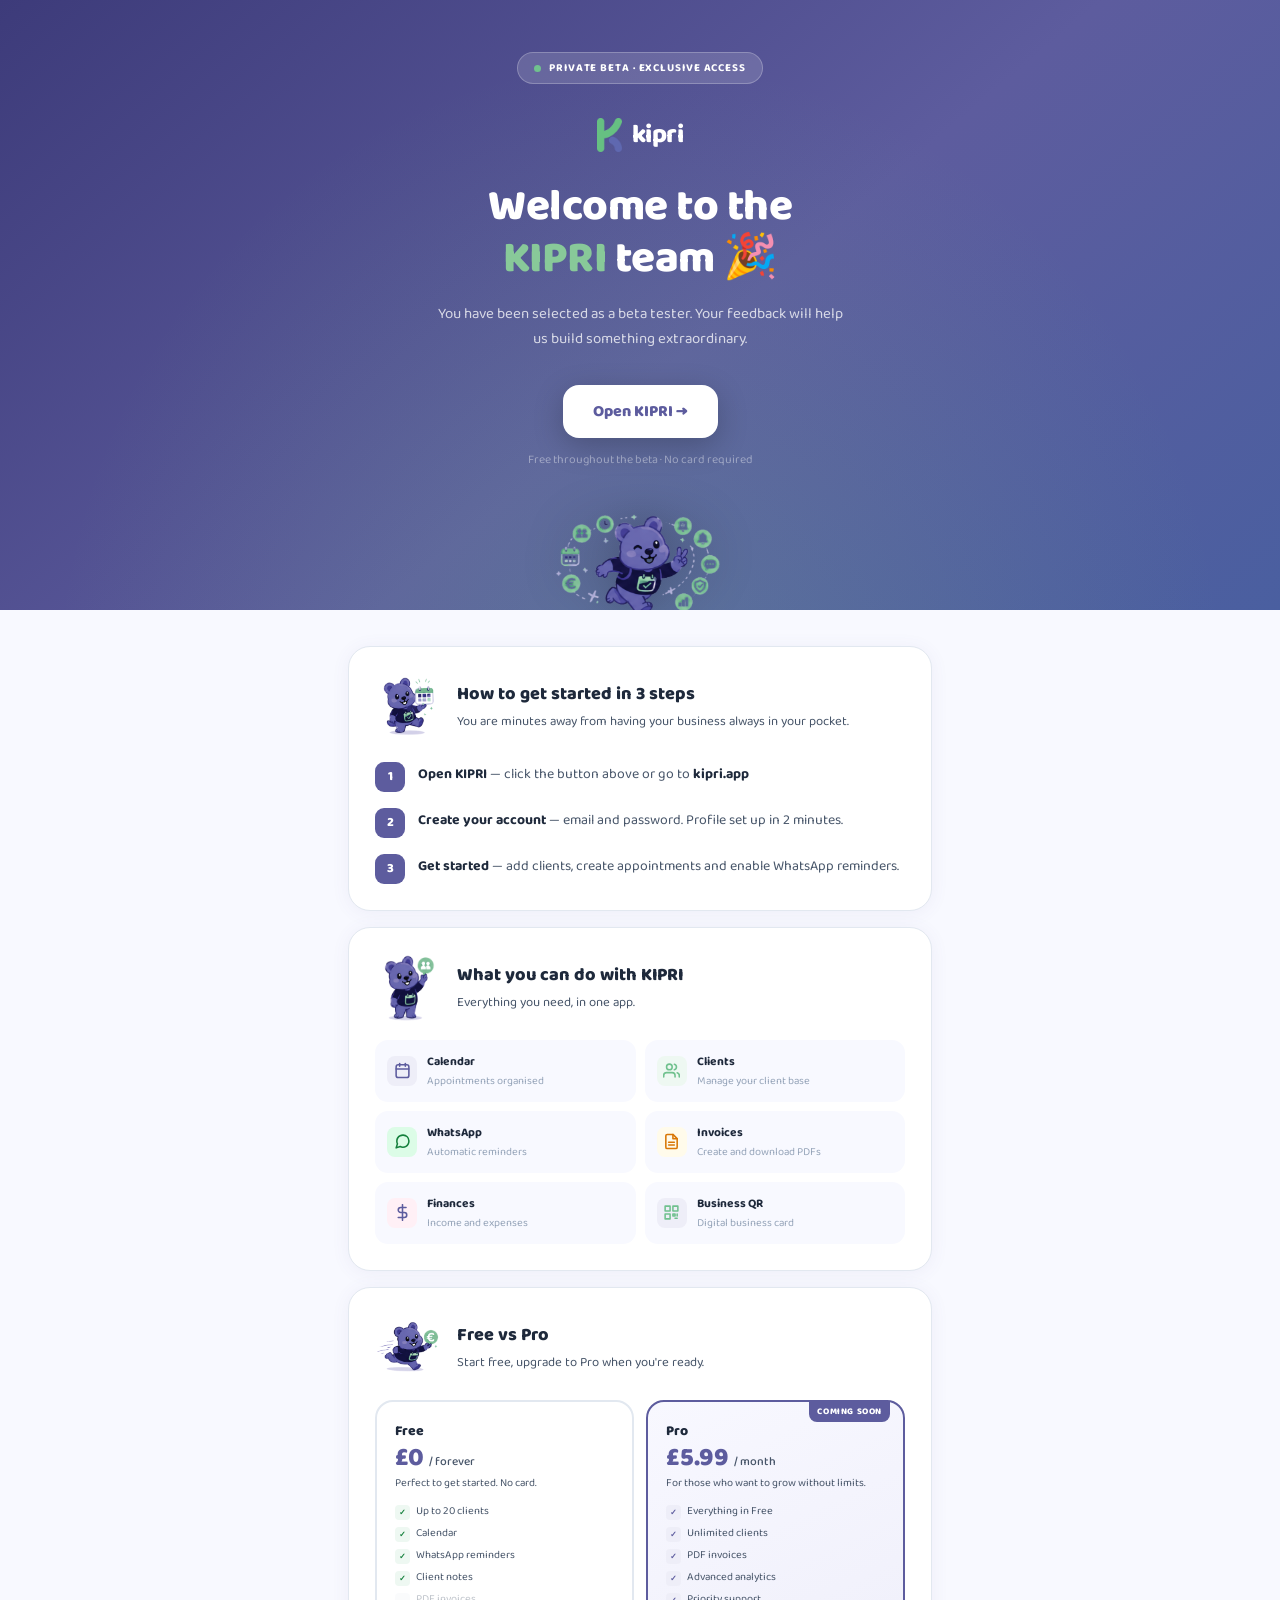
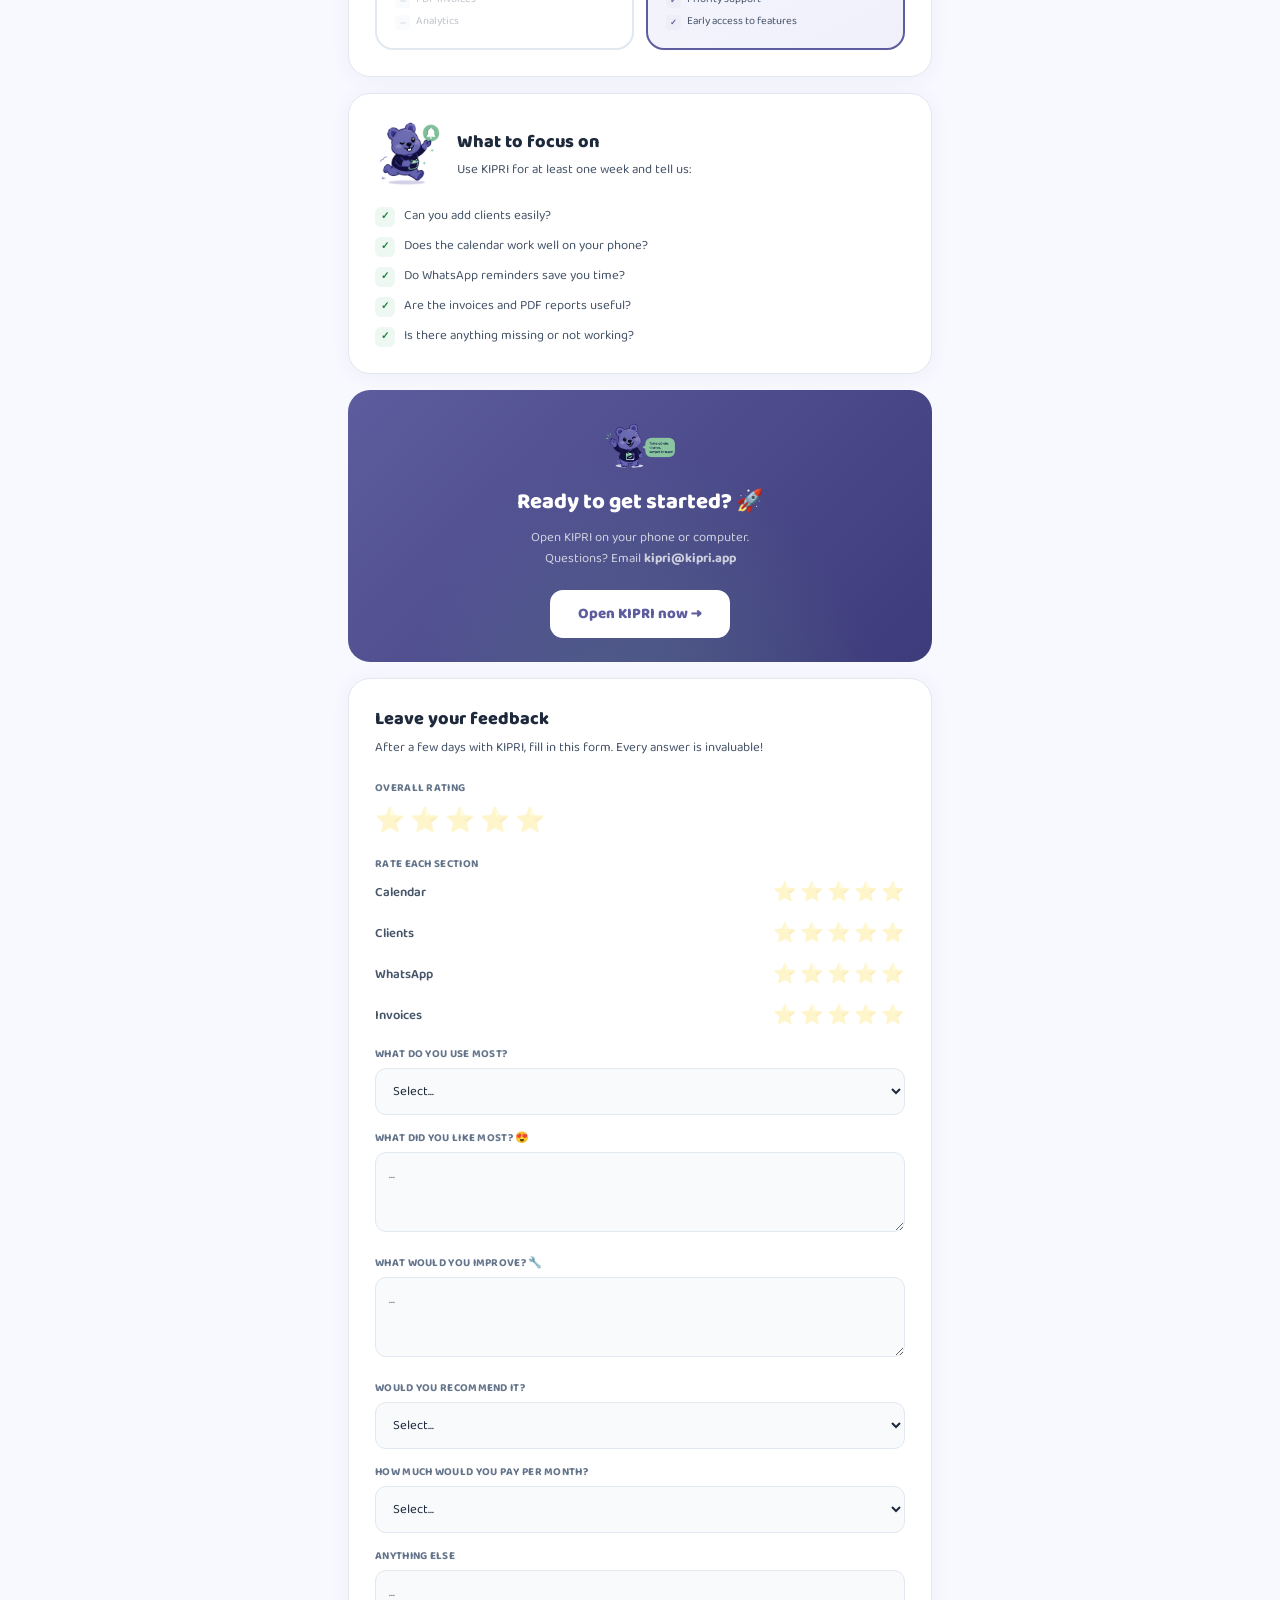
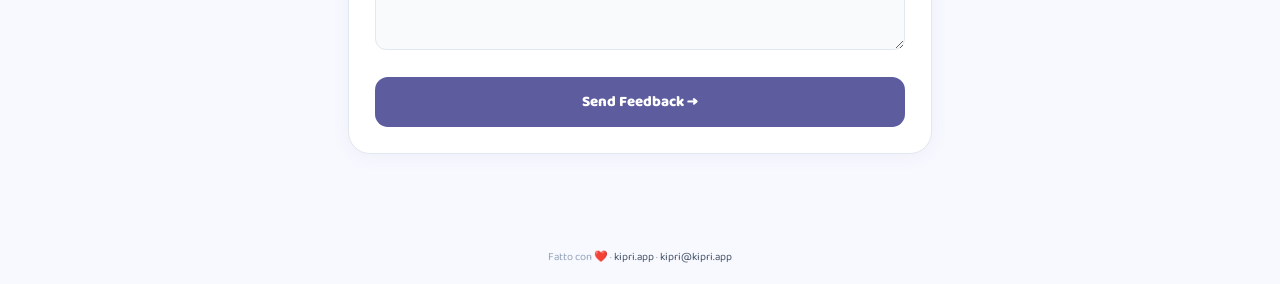
<file: beta-en.html>
<!DOCTYPE html>
<html>
<head>
<meta charset="UTF-8"/>
<meta http-equiv="refresh" content="0;url=beta.html?lang=en"/>
<title>KIPRI Beta (EN)</title>
<script>window.location.replace('beta.html?lang=en');</script>
</head>
<body></body>
</html>
</file>
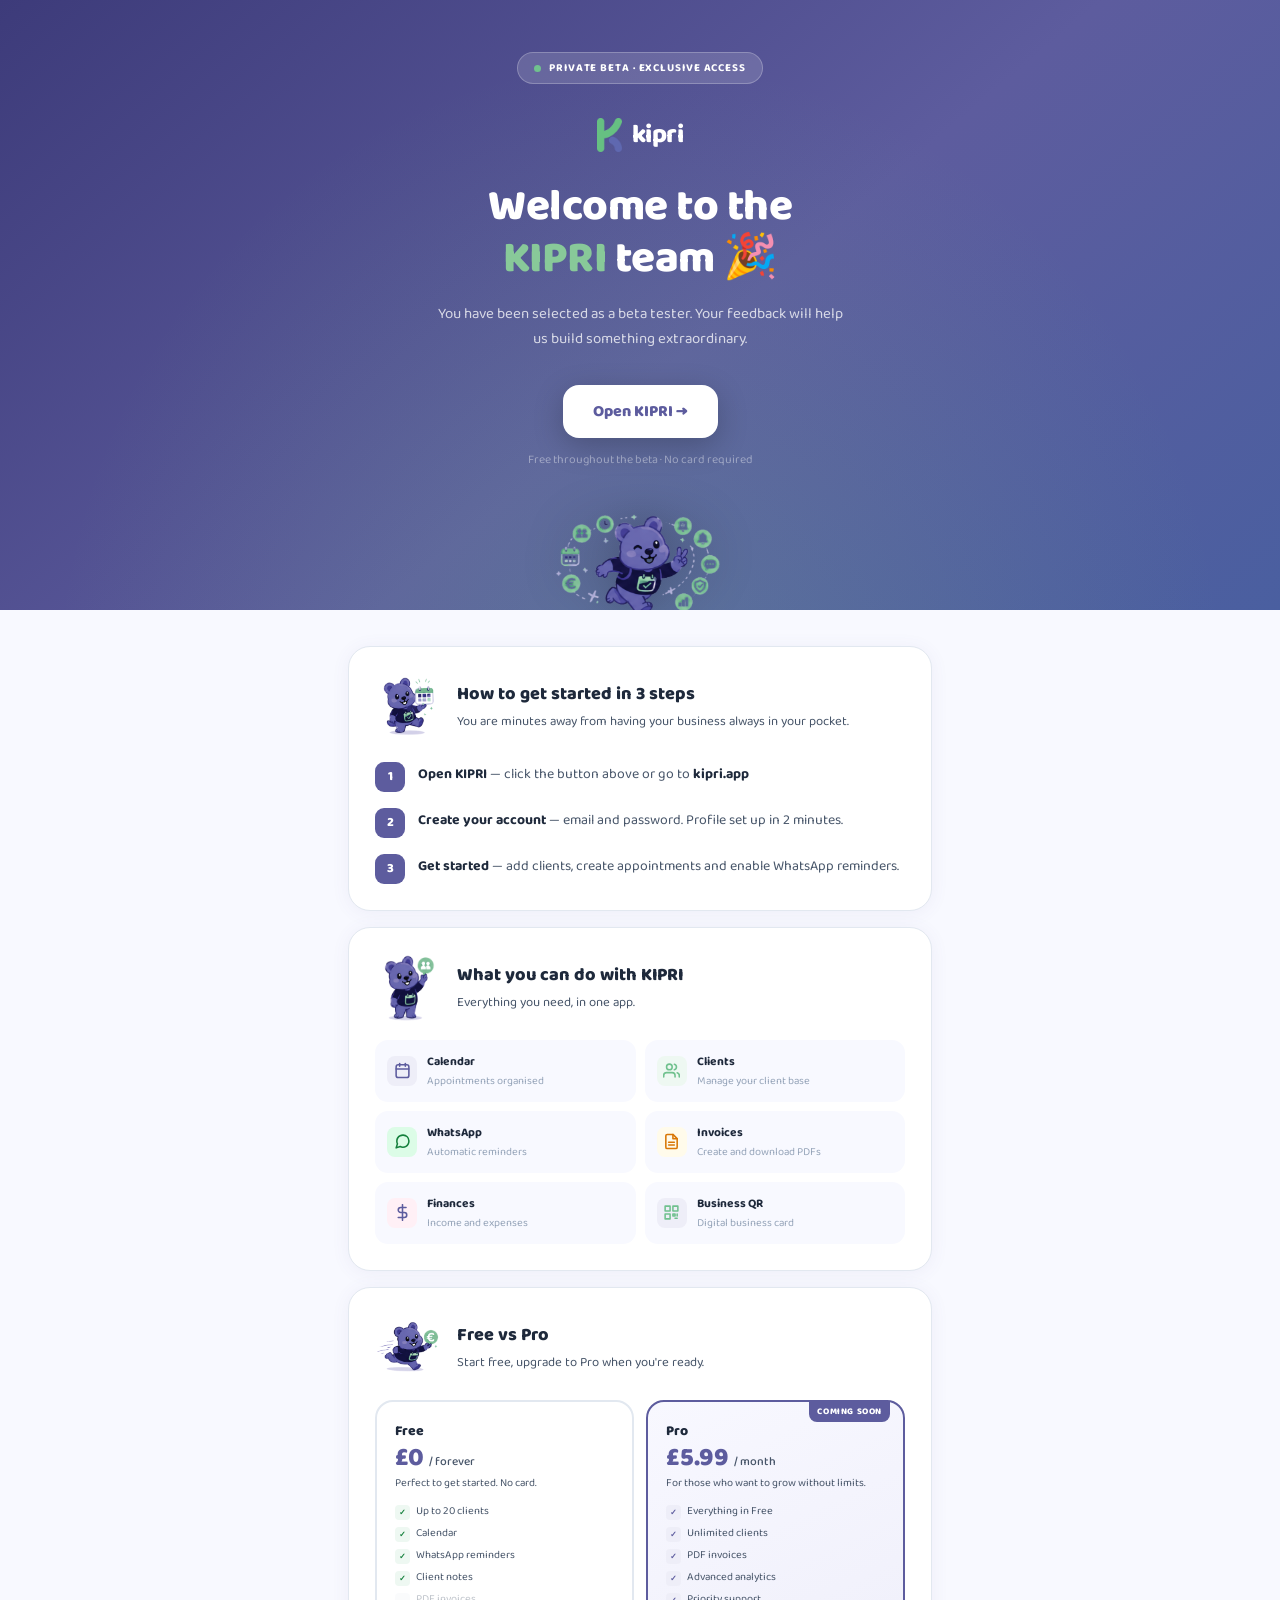
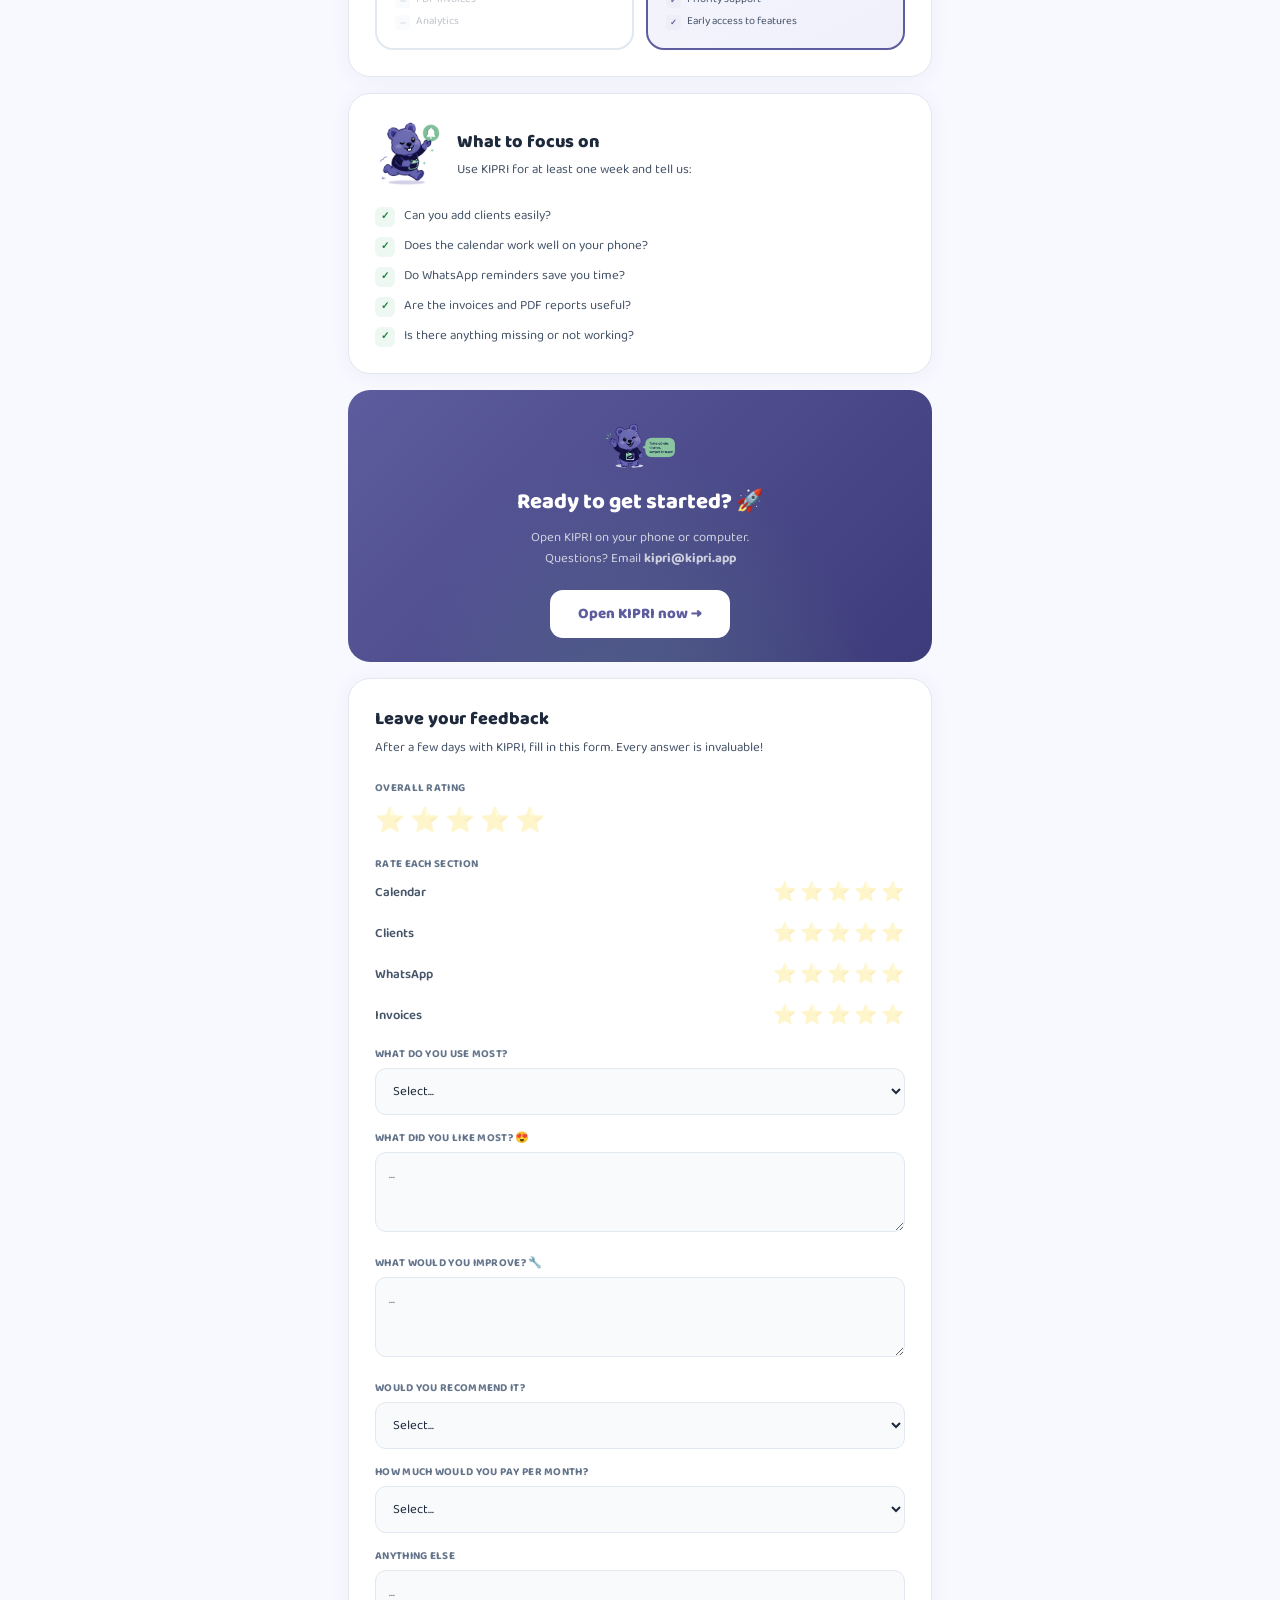
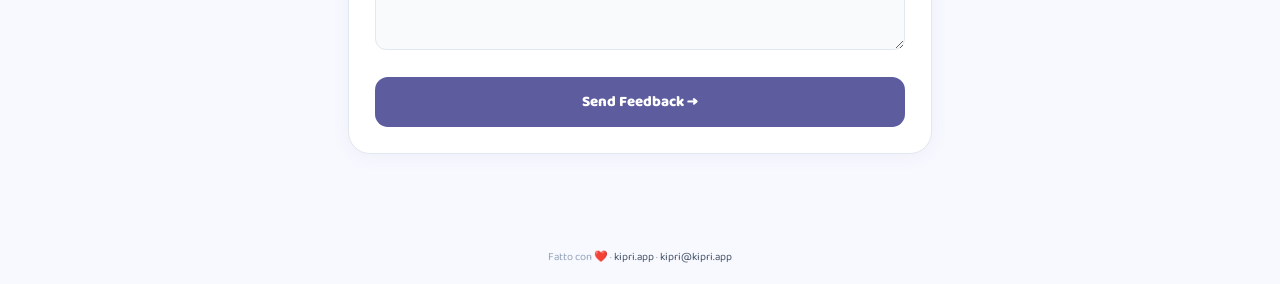
<file: beta.html>
<!DOCTYPE html>
<html lang="it">
<head>
<meta charset="UTF-8"/>
<meta name="viewport" content="width=device-width, initial-scale=1.0"/>
<title>KIPRI Beta</title>
<link rel="icon" type="image/png" href="assets/images/kipri-logo-favicon.png"/>
<link href="https://fonts.googleapis.com/css2?family=Baloo+2:wght@400;500;600;700;800&display=swap" rel="stylesheet"/>
<style>
*,*::before,*::after{box-sizing:border-box;margin:0;padding:0;}
:root{
  --purple:#5D5C9E;--purple-dark:#3d3b7a;--purple-light:#EEEEF8;
  --green:#70C18E;--green-light:#EEF8F2;
  --text:#1E293B;--muted:#475569;--hint:#94A3B8;
  --border:#E2E8F0;--bg:#F8F9FF;
}
body{font-family:'Baloo 2',sans-serif;background:var(--bg);color:var(--text);-webkit-font-smoothing:antialiased;}

/* HERO */
.hero{
  background:linear-gradient(140deg,#3d3b7a 0%,#5D5C9E 55%,#4a5fa0 100%);
  padding:52px 24px 0;text-align:center;position:relative;overflow:hidden;
}
.hero::before{
  content:'';position:absolute;inset:0;
  background:radial-gradient(ellipse at 50% 115%,rgba(112,193,142,.22) 0%,transparent 65%);
  pointer-events:none;
}
.hero-inner{position:relative;z-index:1;max-width:560px;margin:0 auto;}

.badge{
  display:inline-flex;align-items:center;gap:8px;
  background:rgba(255,255,255,.14);border:1px solid rgba(255,255,255,.24);
  border-radius:100px;padding:6px 16px;
  font-size:11px;font-weight:700;color:white;letter-spacing:.9px;text-transform:uppercase;
  margin-bottom:30px;
}
.badge-dot{width:7px;height:7px;background:var(--green);border-radius:50%;animation:pulse 2s infinite;}
@keyframes pulse{0%,100%{opacity:1;}50%{opacity:.35;}}

.hero-logo{
  display:flex;align-items:center;justify-content:center;gap:10px;
  margin-bottom:26px;
}
.hero-logo img{height:34px;width:auto;}
.hero-logo-text{font-size:26px;font-weight:800;color:white;letter-spacing:-.5px;}

.hero h1{
  font-size:clamp(26px,5.5vw,44px);font-weight:800;color:white;
  line-height:1.18;margin-bottom:16px;letter-spacing:-.5px;
}
.hero h1 .hl{color:#88C999;}
.hero-sub{font-size:15px;color:rgba(255,255,255,.76);line-height:1.7;max-width:420px;margin:0 auto 32px;}

.hero-cta{
  display:inline-flex;align-items:center;gap:8px;
  background:white;color:var(--purple);
  padding:14px 30px;border-radius:16px;
  font-size:16px;font-weight:800;text-decoration:none;
  box-shadow:0 8px 30px rgba(0,0,0,.22);
  transition:transform .2s,box-shadow .2s;
  margin-bottom:12px;
}
.hero-cta:hover{transform:translateY(-2px);box-shadow:0 12px 36px rgba(0,0,0,.28);}
.hero-note{font-size:12px;color:rgba(255,255,255,.4);margin-bottom:36px;}

.hero-mascot{
  display:block;width:180px;margin:0 auto -18px;
  position:relative;z-index:2;
  filter:drop-shadow(0 -6px 20px rgba(0,0,0,.22));
}

/* CONTAINER */
.container{max-width:620px;margin:0 auto;padding:36px 18px 60px;}

/* CARD */
.card{
  background:white;border-radius:22px;
  border:1px solid var(--border);
  box-shadow:0 2px 18px rgba(93,92,158,.07);
  padding:26px;margin-bottom:16px;
}
.card-head{display:flex;align-items:center;gap:14px;margin-bottom:18px;}
.card-head img{width:68px;height:68px;object-fit:contain;flex-shrink:0;}
.card-head-text h2{font-size:18px;font-weight:800;color:var(--text);margin-bottom:4px;}
.card-head-text p{font-size:13px;color:var(--muted);line-height:1.6;}

/* Steps */
.steps{display:flex;flex-direction:column;gap:13px;}
.step{display:flex;gap:13px;align-items:flex-start;}
.step-n{
  width:30px;height:30px;border-radius:9px;
  background:var(--purple);color:white;
  display:flex;align-items:center;justify-content:center;
  font-weight:800;font-size:13px;flex-shrink:0;margin-top:3px;
}
.step-t{font-size:14px;color:var(--muted);line-height:1.6;padding-top:4px;}
.step-t strong{color:var(--text);}

/* Feature grid */
.feat-grid{display:grid;grid-template-columns:1fr 1fr;gap:9px;margin-top:16px;}
@media(max-width:400px){.feat-grid{grid-template-columns:1fr;}}
.feat{
  background:var(--bg);border-radius:13px;
  padding:12px;display:flex;gap:10px;align-items:center;
}
.feat-ic{display:flex;align-items:center;justify-content:center;
  width:30px;height:30px;border-radius:8px;
  display:flex;align-items:center;justify-content:center;
  font-size:14px;flex-shrink:0;
}
.feat-lb{font-size:12px;font-weight:700;color:var(--text);}
.feat-sb{font-size:11px;color:var(--hint);margin-top:1px;}

/* Plans */
.plans{display:grid;grid-template-columns:1fr 1fr;gap:12px;margin-top:16px;}
@media(max-width:400px){.plans{grid-template-columns:1fr;}}
.plan{border-radius:18px;padding:18px;border:2px solid var(--border);position:relative;}
.plan.pro{border-color:var(--purple);background:linear-gradient(155deg,#f8f8ff,#f0f0fb);}
.plan-badge{
  position:absolute;top:-1px;right:13px;
  background:var(--purple);color:white;
  font-size:9px;font-weight:800;letter-spacing:.6px;text-transform:uppercase;
  padding:3px 8px;border-radius:0 0 8px 8px;
}
.plan-name{font-size:14px;font-weight:800;color:var(--text);margin-bottom:3px;}
.plan-price{font-size:26px;font-weight:800;color:var(--purple);line-height:1;}
.plan-price span{font-size:12px;font-weight:500;color:var(--muted);}
.plan-desc{font-size:11px;color:var(--muted);margin:5px 0 13px;line-height:1.4;}
.plan-feats{display:flex;flex-direction:column;gap:6px;}
.plan-feat{display:flex;gap:6px;align-items:flex-start;font-size:11px;color:var(--muted);line-height:1.4;}
.plan-tick{
  width:15px;height:15px;border-radius:4px;flex-shrink:0;margin-top:1px;
  display:flex;align-items:center;justify-content:center;font-size:8px;font-weight:800;
}
.plan:not(.pro) .plan-tick{background:var(--green-light);color:#15803D;}
.plan.pro .plan-tick{background:var(--purple-light);color:var(--purple);}
.plan-feat.off{opacity:.35;}
.plan-feat.off .plan-tick{background:#F1F5F9;color:#94A3B8;}

/* Checklist */
.checklist{display:flex;flex-direction:column;gap:9px;margin-top:14px;}
.chk{display:flex;gap:9px;align-items:flex-start;font-size:13px;color:var(--muted);line-height:1.5;}
.chk-box{
  width:20px;height:20px;border-radius:6px;
  background:var(--green-light);color:#15803D;
  font-size:10px;font-weight:800;
  display:flex;align-items:center;justify-content:center;
  flex-shrink:0;margin-top:1px;
}

/* CTA band */
.cta-band{
  background:linear-gradient(135deg,var(--purple) 0%,var(--purple-dark) 100%);
  border-radius:22px;padding:32px 24px 24px;
  text-align:center;margin-bottom:16px;position:relative;overflow:hidden;
}
.cta-band::before{
  content:'';position:absolute;inset:0;
  background:radial-gradient(ellipse at 50% 140%,rgba(112,193,142,.22) 0%,transparent 60%);
}
.cta-inner{position:relative;z-index:1;}
.cta-mascot{width:72px;margin:0 auto 14px;display:block;}
.cta-band h2{font-size:22px;font-weight:800;color:white;margin-bottom:8px;}
.cta-band p{font-size:13px;color:rgba(255,255,255,.72);margin-bottom:20px;line-height:1.6;}
.cta-band-btn{
  display:inline-block;background:white;color:var(--purple);
  padding:12px 28px;border-radius:13px;
  font-size:15px;font-weight:800;text-decoration:none;
  transition:transform .2s;
}
.cta-band-btn:hover{transform:translateY(-2px);}

/* Feedback form */
.fb-card{
  background:white;border-radius:22px;
  border:1px solid var(--border);
  box-shadow:0 2px 18px rgba(93,92,158,.07);
  padding:26px;margin-bottom:16px;
}
.fb-card h2{font-size:18px;font-weight:800;color:var(--text);margin-bottom:5px;}
.fb-card>p{font-size:13px;color:var(--muted);margin-bottom:20px;line-height:1.6;}

.fg{margin-bottom:14px;}
.fl{font-size:11px;font-weight:700;color:#64748B;display:block;margin-bottom:5px;text-transform:uppercase;letter-spacing:.3px;}
.fi{
  width:100%;padding:11px 13px;
  border-radius:11px;border:1.5px solid var(--border);
  font-family:'Baloo 2',sans-serif;font-size:13px;color:var(--text);
  outline:none;background:#F8FAFC;transition:border .2s;
}
.fi:focus{border-color:var(--purple);background:white;}
textarea.fi{min-height:80px;resize:vertical;}

.stars{display:flex;gap:5px;margin-top:4px;}
.star{font-size:24px;cursor:pointer;opacity:.25;transition:opacity .15s;}
.star.active{opacity:1;}
.rg{display:flex;flex-direction:column;gap:11px;margin-bottom:13px;}
.rr{display:flex;justify-content:space-between;align-items:center;}
.rl{font-size:13px;font-weight:600;color:var(--muted);}
.ms{display:flex;gap:3px;}
.ms .star{font-size:19px;}

.sub-btn{
  width:100%;background:var(--purple);color:white;
  border:none;border-radius:13px;
  padding:13px;font-size:15px;font-weight:800;
  cursor:pointer;font-family:'Baloo 2',sans-serif;
  margin-top:5px;transition:all .2s;
}
.sub-btn:hover{background:var(--purple-dark);}
.sub-btn:disabled{background:var(--hint);cursor:not-allowed;}
.ok-msg{
  text-align:center;padding:18px;
  background:var(--green-light);border-radius:13px;
  color:#15803D;font-weight:700;font-size:14px;display:none;
}
footer{text-align:center;padding:18px;font-size:11px;color:var(--hint);}
footer a{color:var(--muted);text-decoration:none;}
</style>
</head>
<body>

<div class="hero">
  <div class="hero-inner">
    <div class="badge"><div class="badge-dot"></div><span id="badge-text">Beta Privata · Accesso Esclusivo</span></div>

    <div class="hero-logo">
      <img src="assets/images/logo-kipri.png" alt="KIPRI" onerror="this.style.display='none'"/>
      <span class="hero-logo-text">kipri</span>
    </div>

    <h1 id="hero-h1">Benvenuto nel team<br><span class="hl">KIPRI</span> 🎉</h1>
    <p class="hero-sub" id="hero-sub">Sei stato selezionato come beta tester. Il tuo feedback ci aiuterà a costruire qualcosa di straordinario.</p>
    <a href="https://app.kipri.app" class="hero-cta" id="hero-btn">Apri KIPRI →</a>
    <p class="hero-note" id="hero-note">Gratuito durante tutta la beta · Nessuna carta richiesta</p>
    <img class="hero-mascot" src="assets/images/kipri-mascot-happy.png" alt="" onerror="this.style.display='none'"/>
  </div>
</div>

<div class="container">

  <!-- HOW TO START -->
  <div class="card">
    <div class="card-head">
      <img src="assets/images/kipri-calendar.png" alt="" onerror="this.style.display='none'"/>
      <div class="card-head-text">
        <h2 id="s-title">Come iniziare in 3 passi</h2>
        <p id="s-sub">Sei a pochi minuti dall'avere il tuo business sempre in tasca.</p>
      </div>
    </div>
    <div class="steps">
      <div class="step"><div class="step-n">1</div><div class="step-t" id="st1"><strong>Apri KIPRI</strong> — clicca il bottone qui sopra o vai su <strong>kipri.app</strong></div></div>
      <div class="step"><div class="step-n">2</div><div class="step-t" id="st2"><strong>Crea il tuo account</strong> — email e password. Profilo configurato in 2 minuti.</div></div>
      <div class="step"><div class="step-n">3</div><div class="step-t" id="st3"><strong>Inizia subito</strong> — aggiungi clienti, crea appuntamenti e attiva i promemoria WhatsApp.</div></div>
    </div>
  </div>

  <!-- FEATURES -->
  <div class="card">
    <div class="card-head">
      <img src="assets/images/kipri-clients.png" alt="" onerror="this.style.display='none'"/>
      <div class="card-head-text">
        <h2 id="f-title">Cosa puoi fare con KIPRI</h2>
        <p id="f-sub">Tutto quello che serve, in un'unica app.</p>
      </div>
    </div>
    <div class="feat-grid">
      <div class="feat"><div class="feat-ic" style="background:#EEEEF8;"><svg width="17" height="17" viewBox="0 0 24 24" fill="none" stroke="#5D5C9E" stroke-width="2.2" stroke-linecap="round" stroke-linejoin="round"><rect x="3" y="4" width="18" height="18" rx="3"/><line x1="16" y1="2" x2="16" y2="6"/><line x1="8" y1="2" x2="8" y2="6"/><line x1="3" y1="10" x2="21" y2="10"/></svg></div><div><div class="feat-lb" id="f1">Calendario</div><div class="feat-sb" id="f1s">Appuntamenti organizzati</div></div></div>
      <div class="feat"><div class="feat-ic" style="background:#EEF8F2;"><svg width="17" height="17" viewBox="0 0 24 24" fill="none" stroke="#70C18E" stroke-width="2.2" stroke-linecap="round" stroke-linejoin="round"><path d="M17 21v-2a4 4 0 0 0-4-4H5a4 4 0 0 0-4 4v2"/><circle cx="9" cy="7" r="4"/><path d="M23 21v-2a4 4 0 0 0-3-3.87"/><path d="M16 3.13a4 4 0 0 1 0 7.75"/></svg></div><div><div class="feat-lb" id="f2">Rubrica</div><div class="feat-sb" id="f2s">Gestisci i tuoi clienti</div></div></div>
      <div class="feat"><div class="feat-ic" style="background:#DCFCE7;"><svg width="17" height="17" viewBox="0 0 24 24" fill="none" stroke="#15803D" stroke-width="2.2" stroke-linecap="round" stroke-linejoin="round"><path d="M21 11.5a8.38 8.38 0 0 1-.9 3.8 8.5 8.5 0 0 1-7.6 4.7 8.38 8.38 0 0 1-3.8-.9L3 21l1.9-5.7a8.38 8.38 0 0 1-.9-3.8 8.5 8.5 0 0 1 4.7-7.6 8.38 8.38 0 0 1 3.8-.9h.5a8.48 8.48 0 0 1 8 8v.5z"/></svg></div><div><div class="feat-lb" id="f3">WhatsApp</div><div class="feat-sb" id="f3s">Promemoria automatici</div></div></div>
      <div class="feat"><div class="feat-ic" style="background:#FFFBEB;"><svg width="17" height="17" viewBox="0 0 24 24" fill="none" stroke="#D97706" stroke-width="2.2" stroke-linecap="round" stroke-linejoin="round"><path d="M14 2H6a2 2 0 0 0-2 2v16a2 2 0 0 0 2 2h12a2 2 0 0 0 2-2V8z"/><polyline points="14 2 14 8 20 8"/><line x1="16" y1="13" x2="8" y2="13"/><line x1="16" y1="17" x2="8" y2="17"/></svg></div><div><div class="feat-lb" id="f4">Fatture</div><div class="feat-sb" id="f4s">Crea e scarica PDF</div></div></div>
      <div class="feat"><div class="feat-ic" style="background:#FFF0F6;"><svg width="17" height="17" viewBox="0 0 24 24" fill="none" stroke="#5D5C9E" stroke-width="2.2" stroke-linecap="round" stroke-linejoin="round"><line x1="12" y1="1" x2="12" y2="23"/><path d="M17 5H9.5a3.5 3.5 0 0 0 0 7h5a3.5 3.5 0 0 1 0 7H6"/></svg></div><div><div class="feat-lb" id="f5">Finanze</div><div class="feat-sb" id="f5s">Entrate e uscite</div></div></div>
      <div class="feat"><div class="feat-ic" style="background:#EEEEF8;"><svg width="17" height="17" viewBox="0 0 24 24" fill="none" stroke="#70C18E" stroke-width="2.2" stroke-linecap="round" stroke-linejoin="round"><rect x="3" y="3" width="7" height="7"/><rect x="14" y="3" width="7" height="7"/><rect x="3" y="14" width="7" height="7"/><rect x="14" y="14" width="3" height="3"/><line x1="20" y1="14" x2="20" y2="17"/><line x1="17" y1="20" x2="20" y2="20"/></svg></div><div><div class="feat-lb" id="f6">Business QR</div><div class="feat-sb" id="f6s">Biglietto digitale</div></div></div>
    </div>
  </div>

  <!-- PLANS -->
  <div class="card">
    <div class="card-head">
      <img src="assets/images/kipri-payment.png" alt="" onerror="this.style.display='none'"/>
      <div class="card-head-text">
        <h2 id="p-title">Free vs Pro</h2>
        <p id="p-sub">Parti gratis, passa a Pro quando sei pronto.</p>
      </div>
    </div>
    <div class="plans">
      <div class="plan">
        <div class="plan-name">Free</div>
        <div class="plan-price" id="free-price">€0 <span id="fp-period">/ sempre</span></div>
        <div class="plan-desc" id="fp-desc">Perfetto per iniziare. Nessuna carta.</div>
        <div class="plan-feats">
          <div class="plan-feat"><div class="plan-tick">✓</div><span id="ff1">Fino a 20 clienti</span></div>
          <div class="plan-feat"><div class="plan-tick">✓</div><span id="ff2">Calendario</span></div>
          <div class="plan-feat"><div class="plan-tick">✓</div><span id="ff3">Promemoria WhatsApp</span></div>
          <div class="plan-feat"><div class="plan-tick">✓</div><span id="ff4">Note clienti</span></div>
          <div class="plan-feat off"><div class="plan-tick">—</div><span id="ff5">Fatture PDF</span></div>
          <div class="plan-feat off"><div class="plan-tick">—</div><span id="ff6">Analytics</span></div>
        </div>
      </div>
      <div class="plan pro">
        <div class="plan-badge" id="pp-badge">PROSSIMAMENTE</div>
        <div class="plan-name">Pro</div>
        <div class="plan-price" id="pro-price">€5.99 <span id="pp-period">/ mese</span></div>
        <div class="plan-desc" id="pp-desc">Per crescere senza limiti.</div>
        <div class="plan-feats">
          <div class="plan-feat"><div class="plan-tick">✓</div><span id="pf1">Tutto di Free</span></div>
          <div class="plan-feat"><div class="plan-tick">✓</div><span id="pf2">Clienti illimitati</span></div>
          <div class="plan-feat"><div class="plan-tick">✓</div><span id="pf3">Fatture PDF</span></div>
          <div class="plan-feat"><div class="plan-tick">✓</div><span id="pf4">Analytics avanzate</span></div>
          <div class="plan-feat"><div class="plan-tick">✓</div><span id="pf5">Supporto prioritario</span></div>
          <div class="plan-feat"><div class="plan-tick">✓</div><span id="pf6">Funzioni in anteprima</span></div>
        </div>
      </div>
    </div>
  </div>

  <!-- WHAT TO TEST -->
  <div class="card">
    <div class="card-head">
      <img src="assets/images/kipri-reminder.png" alt="" onerror="this.style.display='none'"/>
      <div class="card-head-text">
        <h2 id="t-title">Su cosa concentrarti</h2>
        <p id="t-sub">Usa KIPRI per almeno una settimana e dimmi:</p>
      </div>
    </div>
    <div class="checklist">
      <div class="chk"><div class="chk-box">✓</div><span id="c1">Riesci ad aggiungere clienti facilmente?</span></div>
      <div class="chk"><div class="chk-box">✓</div><span id="c2">Il calendario funziona bene sul telefono?</span></div>
      <div class="chk"><div class="chk-box">✓</div><span id="c3">I promemoria WhatsApp ti fanno risparmiare tempo?</span></div>
      <div class="chk"><div class="chk-box">✓</div><span id="c4">Le fatture e i report PDF sono utili?</span></div>
      <div class="chk"><div class="chk-box">✓</div><span id="c5">C'è qualcosa che manca o non funziona?</span></div>
    </div>
  </div>

  <!-- CTA BAND -->
  <div class="cta-band">
    <div class="cta-inner">
      <img class="cta-mascot" src="assets/images/kipri-mascot.png" alt="" onerror="this.style.display='none'"/>
      <h2 id="cta-h">Pronto a iniziare? 🚀</h2>
      <p id="cta-p">Apri KIPRI sul tuo telefono o computer.<br>Per domande scrivi a <strong>kipri@kipri.app</strong></p>
      <a href="https://app.kipri.app" class="cta-band-btn" id="cta-btn">Apri KIPRI ora →</a>
    </div>
  </div>

  <!-- FEEDBACK -->
  <div class="fb-card">
    <h2 id="fb-h">Lascia il tuo feedback</h2>
    <p id="fb-p">Dopo qualche giorno con KIPRI, compila questo modulo. Ogni risposta è preziosa!</p>
    <div id="form-area">
      <div class="fg">
        <label class="fl" id="lb-gen">Valutazione generale</label>
        <div class="stars" id="stars"><span class="star" data-v="1">⭐</span><span class="star" data-v="2">⭐</span><span class="star" data-v="3">⭐</span><span class="star" data-v="4">⭐</span><span class="star" data-v="5">⭐</span></div>
        <input type="hidden" id="r-gen" value="0"/>
      </div>
      <div class="fg">
        <label class="fl" id="lb-sec">Valuta ogni sezione</label>
        <div class="rg">
          <div class="rr"><span class="rl" id="rs1"><svg width="14" height="14" viewBox="0 0 24 24" fill="none" stroke="#5D5C9E" stroke-width="2.2" stroke-linecap="round" stroke-linejoin="round" style="display:inline;vertical-align:middle;margin-right:5px"><rect x="3" y="4" width="18" height="18" rx="3"/><line x1="16" y1="2" x2="16" y2="6"/><line x1="8" y1="2" x2="8" y2="6"/><line x1="3" y1="10" x2="21" y2="10"/></svg>Calendario</span><div class="ms" data-s="cal"><span class="star" data-v="1">⭐</span><span class="star" data-v="2">⭐</span><span class="star" data-v="3">⭐</span><span class="star" data-v="4">⭐</span><span class="star" data-v="5">⭐</span></div></div>
          <div class="rr"><span class="rl" id="rs2"><svg width="14" height="14" viewBox="0 0 24 24" fill="none" stroke="#70C18E" stroke-width="2.2" stroke-linecap="round" stroke-linejoin="round" style="display:inline;vertical-align:middle;margin-right:5px"><path d="M17 21v-2a4 4 0 0 0-4-4H5a4 4 0 0 0-4 4v2"/><circle cx="9" cy="7" r="4"/><path d="M23 21v-2a4 4 0 0 0-3-3.87"/><path d="M16 3.13a4 4 0 0 1 0 7.75"/></svg>Rubrica</span><div class="ms" data-s="rub"><span class="star" data-v="1">⭐</span><span class="star" data-v="2">⭐</span><span class="star" data-v="3">⭐</span><span class="star" data-v="4">⭐</span><span class="star" data-v="5">⭐</span></div></div>
          <div class="rr"><span class="rl" id="rs3"><svg width="14" height="14" viewBox="0 0 24 24" fill="none" stroke="#15803D" stroke-width="2.2" stroke-linecap="round" stroke-linejoin="round" style="display:inline;vertical-align:middle;margin-right:5px"><path d="M21 11.5a8.38 8.38 0 0 1-.9 3.8 8.5 8.5 0 0 1-7.6 4.7 8.38 8.38 0 0 1-3.8-.9L3 21l1.9-5.7a8.38 8.38 0 0 1-.9-3.8 8.5 8.5 0 0 1 4.7-7.6 8.38 8.38 0 0 1 3.8-.9h.5a8.48 8.48 0 0 1 8 8v.5z"/></svg>WhatsApp</span><div class="ms" data-s="wa"><span class="star" data-v="1">⭐</span><span class="star" data-v="2">⭐</span><span class="star" data-v="3">⭐</span><span class="star" data-v="4">⭐</span><span class="star" data-v="5">⭐</span></div></div>
          <div class="rr"><span class="rl" id="rs4"><svg width="14" height="14" viewBox="0 0 24 24" fill="none" stroke="#D97706" stroke-width="2.2" stroke-linecap="round" stroke-linejoin="round" style="display:inline;vertical-align:middle;margin-right:5px"><path d="M14 2H6a2 2 0 0 0-2 2v16a2 2 0 0 0 2 2h12a2 2 0 0 0 2-2V8z"/><polyline points="14 2 14 8 20 8"/><line x1="16" y1="13" x2="8" y2="13"/><line x1="16" y1="17" x2="8" y2="17"/></svg>Fatture</span><div class="ms" data-s="fat"><span class="star" data-v="1">⭐</span><span class="star" data-v="2">⭐</span><span class="star" data-v="3">⭐</span><span class="star" data-v="4">⭐</span><span class="star" data-v="5">⭐</span></div></div>
        </div>
      </div>
      <div class="fg"><label class="fl" id="lb-used">Cosa usi di più?</label><select class="fi" id="used"><option value="" id="u0">Seleziona...</option><option id="u1">Calendario & Appuntamenti</option><option id="u2">Rubrica Clienti</option><option id="u3">Promemoria WhatsApp</option><option id="u4">Fatture</option><option id="u5">Finanze</option><option id="u6">Business Card QR</option></select></div>
      <div class="fg"><label class="fl" id="lb-like">Cosa ti è piaciuto? 😍</label><textarea class="fi" id="liked" placeholder="..."></textarea></div>
      <div class="fg"><label class="fl" id="lb-imp">Cosa miglioreresti? 🔧</label><textarea class="fi" id="improve" placeholder="..."></textarea></div>
      <div class="fg"><label class="fl" id="lb-rec">Lo consiglieresti?</label><select class="fi" id="rec"><option value="" id="r0">Seleziona...</option><option id="r1">Sì, assolutamente!</option><option id="r2">Probabilmente sì</option><option id="r3">Non ancora</option><option id="r4">No</option></select></div>
      <div class="fg"><label class="fl" id="lb-price">Quanto pagheresti al mese?</label><select class="fi" id="price"><option value="" id="p0">Seleziona...</option><option id="p1">Solo versione gratuita</option><option id="p2" class="p-opt-2">€3–5 / mese</option><option id="p3" class="p-opt-3">€6–9 / mese</option><option id="p4" class="p-opt-4">€10–14 / mese</option><option id="p5" class="p-opt-5">Più di €15 se vale</option></select></div>
      <div class="fg"><label class="fl" id="lb-other">Altro</label><textarea class="fi" id="other" placeholder="..."></textarea></div>
      <button class="sub-btn" id="sub-btn" onclick="go()"><span id="sub-txt">Invia Feedback →</span></button>
    </div>
    <div class="ok-msg" id="ok-msg"></div>
  </div>
</div>

<footer>Fatto con ❤️ · <a href="https://app.kipri.app">kipri.app</a> · <a href="mailto:kipri@kipri.app">kipri@kipri.app</a></footer>

<script>
const T={
  it:{
    'badge-text':'Beta Privata · Accesso Esclusivo',
    'hero-h1':'Benvenuto nel team<br><span class="hl">KIPRI</span> 🎉',
    'hero-sub':'Sei stato selezionato come beta tester. Il tuo feedback ci aiuterà a costruire qualcosa di straordinario.',
    'hero-btn':'Apri KIPRI →','hero-note':'Gratuito durante tutta la beta · Nessuna carta richiesta',
    's-title':'Come iniziare in 3 passi','s-sub':'Sei a pochi minuti dall\'avere il tuo business sempre in tasca.',
    'st1':'<strong>Apri KIPRI</strong> — clicca il bottone qui sopra o vai su <strong>kipri.app</strong>',
    'st2':'<strong>Crea il tuo account</strong> — email e password. Profilo configurato in 2 minuti.',
    'st3':'<strong>Inizia subito</strong> — aggiungi clienti, crea appuntamenti e attiva i promemoria WhatsApp.',
    'f-title':'Cosa puoi fare con KIPRI','f-sub':'Tutto quello che serve, in un\'unica app.',
    'f1':'Calendario','f1s':'Appuntamenti organizzati','f2':'Rubrica','f2s':'Gestisci i tuoi clienti',
    'f3':'WhatsApp','f3s':'Promemoria automatici','f4':'Fatture','f4s':'Crea e scarica PDF',
    'f5':'Finanze','f5s':'Entrate e uscite','f6':'Business QR','f6s':'Biglietto digitale',
    'p-title':'Free vs Pro','p-sub':'Parti gratis, passa a Pro quando sei pronto.',
    'freePrice':'€0','fp-period':'/ sempre','fp-desc':'Perfetto per iniziare. Nessuna carta.',
    'proPrice':'€5.99','pp-period':'/ mese','pp-desc':'Per crescere senza limiti.','pp-badge':'PROSSIMAMENTE',
    'ff1':'Fino a 20 clienti','ff2':'Calendario','ff3':'Promemoria WhatsApp','ff4':'Note clienti','ff5':'Fatture PDF','ff6':'Analytics',
    'pf1':'Tutto di Free','pf2':'Clienti illimitati','pf3':'Fatture PDF','pf4':'Analytics avanzate','pf5':'Supporto prioritario','pf6':'Funzioni in anteprima',
    't-title':'Su cosa concentrarti','t-sub':'Usa KIPRI per almeno una settimana e dimmi:',
    'c1':'Riesci ad aggiungere clienti facilmente?','c2':'Il calendario funziona bene sul telefono?',
    'c3':'I promemoria WhatsApp ti fanno risparmiare tempo?','c4':'Le fatture e i report PDF sono utili?',
    'c5':'C\'è qualcosa che manca o non funziona?',
    'cta-h':'Pronto a iniziare? 🚀','cta-p':'Apri KIPRI sul tuo telefono o computer.<br>Per domande scrivi a <strong>kipri@kipri.app</strong>',
    'cta-btn':'Apri KIPRI ora →',
    'fb-h':'Lascia il tuo feedback','fb-p':'Dopo qualche giorno con KIPRI, compila questo modulo. Ogni risposta è preziosa!',
    'lb-gen':'Valutazione generale','lb-sec':'Valuta ogni sezione','lb-used':'Cosa usi di più?',
    'lb-like':'Cosa ti è piaciuto? 😍','lb-imp':'Cosa miglioreresti? 🔧','lb-rec':'Lo consiglieresti?',
    'lb-price':'Quanto pagheresti al mese?','lb-other':'Altro',
    'rs1':'Calendario','rs2':'Rubrica','rs3':'WhatsApp','rs4':'Fatture',
    'u0':'Seleziona...','u1':'Calendario & Appuntamenti','u2':'Rubrica Clienti','u3':'Promemoria WhatsApp','u4':'Fatture','u5':'Finanze','u6':'Business Card QR',
    'r0':'Seleziona...','r1':'Sì, assolutamente!','r2':'Probabilmente sì','r3':'Non ancora','r4':'No',
    'p0':'Seleziona...','p1':'Solo versione gratuita','p2':'€3–5 / mese','p3':'€6–9 / mese','p4':'€10–14 / mese','p5':'Più di €15 se vale',
    'sub-txt':'Invia Feedback →','ok':'🎉 Grazie mille! Feedback inviato. Sei fondamentale per migliorare KIPRI!',
    'mailSubject':'KIPRI Beta — Feedback',
  },
  en:{
    'badge-text':'Private Beta · Exclusive Access',
    'hero-h1':'Welcome to the<br><span class="hl">KIPRI</span> team 🎉',
    'hero-sub':'You have been selected as a beta tester. Your feedback will help us build something extraordinary.',
    'hero-btn':'Open KIPRI →','hero-note':'Free throughout the beta · No card required',
    's-title':'How to get started in 3 steps','s-sub':'You are minutes away from having your business always in your pocket.',
    'st1':'<strong>Open KIPRI</strong> — click the button above or go to <strong>kipri.app</strong>',
    'st2':'<strong>Create your account</strong> — email and password. Profile set up in 2 minutes.',
    'st3':'<strong>Get started</strong> — add clients, create appointments and enable WhatsApp reminders.',
    'f-title':'What you can do with KIPRI','f-sub':'Everything you need, in one app.',
    'f1':'Calendar','f1s':'Appointments organised','f2':'Clients','f2s':'Manage your client base',
    'f3':'WhatsApp','f3s':'Automatic reminders','f4':'Invoices','f4s':'Create and download PDFs',
    'f5':'Finances','f5s':'Income and expenses','f6':'Business QR','f6s':'Digital business card',
    'p-title':'Free vs Pro','p-sub':'Start free, upgrade to Pro when you\'re ready.',
    'freePrice':'£0','fp-period':'/ forever','fp-desc':'Perfect to get started. No card.',
    'proPrice':'£5.99','pp-period':'/ month','pp-desc':'For those who want to grow without limits.','pp-badge':'COMING SOON',
    'ff1':'Up to 20 clients','ff2':'Calendar','ff3':'WhatsApp reminders','ff4':'Client notes','ff5':'PDF invoices','ff6':'Analytics',
    'pf1':'Everything in Free','pf2':'Unlimited clients','pf3':'PDF invoices','pf4':'Advanced analytics','pf5':'Priority support','pf6':'Early access to features',
    't-title':'What to focus on','t-sub':'Use KIPRI for at least one week and tell us:',
    'c1':'Can you add clients easily?','c2':'Does the calendar work well on your phone?',
    'c3':'Do WhatsApp reminders save you time?','c4':'Are the invoices and PDF reports useful?',
    'c5':'Is there anything missing or not working?',
    'cta-h':'Ready to get started? 🚀','cta-p':'Open KIPRI on your phone or computer.<br>Questions? Email <strong>kipri@kipri.app</strong>',
    'cta-btn':'Open KIPRI now →',
    'fb-h':'Leave your feedback','fb-p':'After a few days with KIPRI, fill in this form. Every answer is invaluable!',
    'lb-gen':'Overall rating','lb-sec':'Rate each section','lb-used':'What do you use most?',
    'lb-like':'What did you like most? 😍','lb-imp':'What would you improve? 🔧','lb-rec':'Would you recommend it?',
    'lb-price':'How much would you pay per month?','lb-other':'Anything else',
    'rs1':'Calendar','rs2':'Clients','rs3':'WhatsApp','rs4':'Invoices',
    'u0':'Select...','u1':'Calendar & Appointments','u2':'Client Directory','u3':'WhatsApp Reminders','u4':'Invoices','u5':'Finances','u6':'Business Card QR',
    'r0':'Select...','r1':'Yes, absolutely!','r2':'Probably yes','r3':'Not yet','r4':'No',
    'p0':'Select...','p1':'Free version only','p2':'£3–5 / month','p3':'£6–9 / month','p4':'£10–14 / month','p5':'More than £15 if worth it',
    'sub-txt':'Send Feedback →','ok':'🎉 Thank you! Feedback sent. You are essential to making KIPRI better!',
    'mailSubject':'KIPRI Beta — Feedback',
  }
};

function getLang(){
  const p=new URLSearchParams(window.location.search).get('lang');
  if(p==='en'||p==='it'){localStorage.setItem('kipri_lang',p);return p;}
  return localStorage.getItem('kipri_lang')||'en';
}

function apply(lang){
  document.documentElement.lang=lang;
  const t=T[lang];
  // Text IDs
  const skip=['freePrice','proPrice','ok','mailSubject'];
  Object.keys(t).forEach(id=>{
    if(skip.includes(id))return;
    const el=document.getElementById(id);
    if(el)el.innerHTML=t[id];
  });
  // Prices
  const fp=document.getElementById('free-price');
  if(fp)fp.innerHTML=`${t.freePrice} <span id="fp-period">${t['fp-period']}</span>`;
  const pp=document.getElementById('pro-price');
  if(pp)pp.innerHTML=`${t.proPrice} <span id="pp-period">${t['pp-period']}</span>`;
}

// Stars
document.querySelectorAll('.stars').forEach(group=>{
  group.querySelectorAll('.star').forEach(s=>{
    s.addEventListener('click',()=>{
      const v=parseInt(s.dataset.v);
      if(group.dataset.s){group.dataset.rating=v;}
      else{document.getElementById('r-gen').value=v;}
      group.querySelectorAll('.star').forEach((x,i)=>x.classList.toggle('active',i<v));
    });
  });
});

function go(){
  const lang=getLang();const t=T[lang];
  document.getElementById('sub-btn').disabled=true;
  document.getElementById('sub-txt').textContent='...';
  const d={
    gen:document.getElementById('r-gen').value,
    cal:document.querySelector('[data-s="cal"]')?.dataset.rating||'—',
    rub:document.querySelector('[data-s="rub"]')?.dataset.rating||'—',
    wa:document.querySelector('[data-s="wa"]')?.dataset.rating||'—',
    fat:document.querySelector('[data-s="fat"]')?.dataset.rating||'—',
    used:document.getElementById('used').value,
    like:document.getElementById('liked').value,
    imp:document.getElementById('improve').value,
    rec:document.getElementById('rec').value,
    price:document.getElementById('price').value,
    other:document.getElementById('other').value,
    date:new Date().toLocaleDateString(lang==='it'?'it-IT':'en-GB'),
  };
  const sub=encodeURIComponent(t.mailSubject);
  const body=encodeURIComponent(
    `KIPRI BETA FEEDBACK\n===================\n\n⭐ ${d.gen}/5\n\n📊 Cal:${d.cal} Clients:${d.rub} WA:${d.wa} Inv:${d.fat}\n\n🔥 Used: ${d.used}\n\n😍 Liked:\n${d.like}\n\n🔧 Improve:\n${d.imp}\n\n📢 Rec: ${d.rec}\n\n💰 Price: ${d.price}\n\n💬 Other:\n${d.other}\n\n📅 ${d.date}`
  );
  window.location.href=`mailto:kipri@kipri.app?subject=${sub}&body=${body}`;
  setTimeout(()=>{
    document.getElementById('form-area').style.display='none';
    const ok=document.getElementById('ok-msg');
    ok.textContent=t.ok;ok.style.display='block';
  },1200);
}

window.addEventListener('DOMContentLoaded',()=>apply(getLang()));
</script>
</body>
</html>
</file>
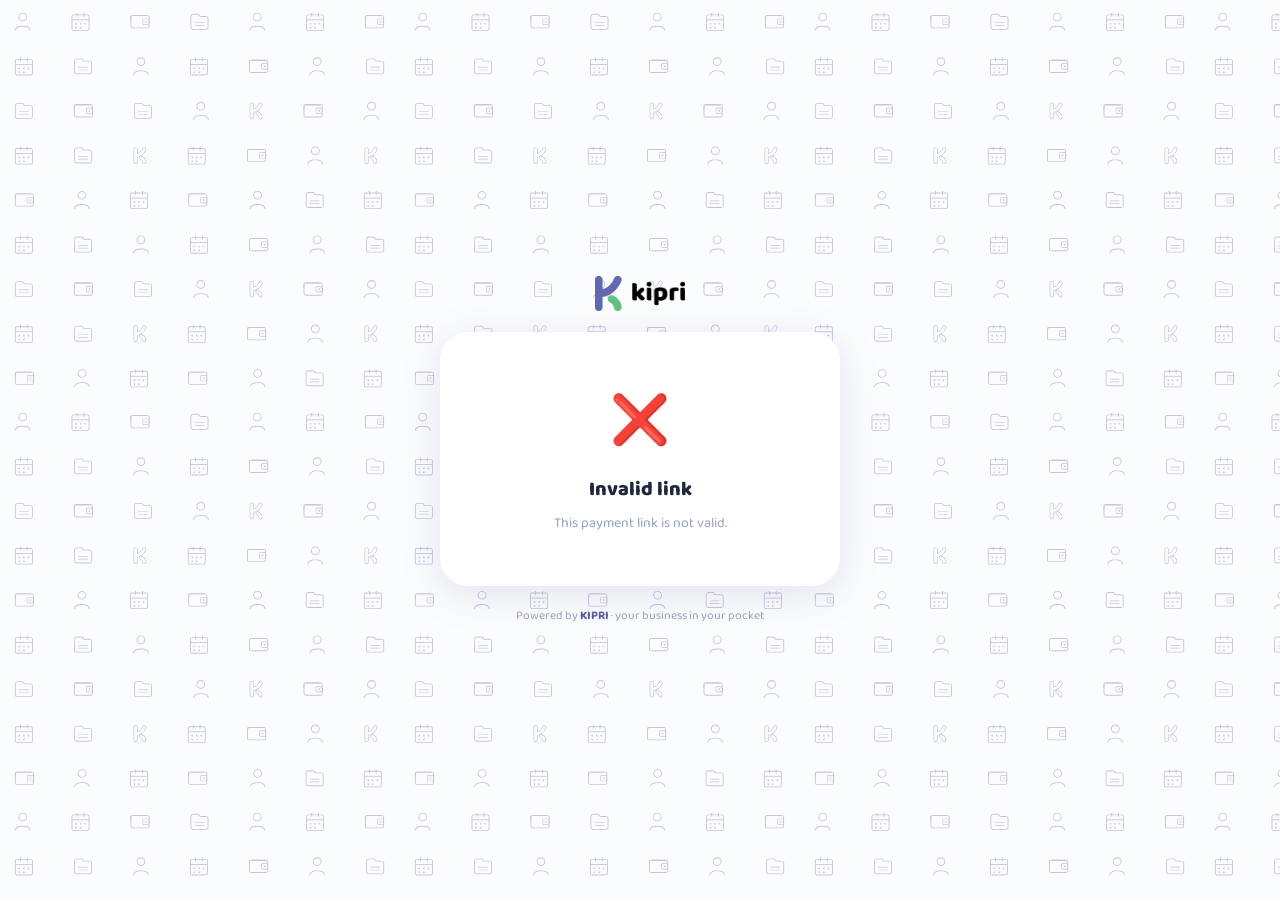
<file: pay.html>
<!DOCTYPE html>
<html lang="en">
<head>
  <meta charset="UTF-8"/>
  <meta name="viewport" content="width=device-width, initial-scale=1.0"/>
  <title>KIPRI · Payment</title>
  <link rel="icon" type="image/png" href="assets/images/kipri-logo-favicon.png"/>
  <link href="https://fonts.googleapis.com/css2?family=Baloo+2:wght@400;600;700;800;900&display=swap" rel="stylesheet"/>
  <style>
    * { margin: 0; padding: 0; box-sizing: border-box; }
    body {
      font-family: 'Baloo 2', sans-serif;
      background-color: #F1F5F9;
      min-height: 100vh;
      display: flex;
      flex-direction: column;
      align-items: center;
      justify-content: center;
      padding: 24px;
      position: relative;
    }
    body::before {
      content: '';
      position: fixed;
      top: 0; left: 0;
      width: 100vw; height: 100vh;
      background-image: url('kipri-pattern.svg');
      background-repeat: repeat;
      background-size: 400px 400px;
      opacity: 0.70;
      pointer-events: none;
      z-index: 0;
    }
    .page-content {
      position: relative;
      z-index: 1;
      width: 100%;
      display: flex;
      flex-direction: column;
      align-items: center;
    }
    .kipri-logo { margin-bottom: 20px; height: 36px; object-fit: contain; }
    .card {
      background: white;
      border-radius: 28px;
      padding: 32px 24px;
      width: 100%;
      max-width: 400px;
      box-shadow: 0 8px 40px rgba(93,92,158,0.15);
    }
    .biz-wrap { display: flex; flex-direction: column; align-items: center; gap: 10px; margin-bottom: 24px; }
    .biz-logo { width: 72px; height: 72px; border-radius: 20px; object-fit: contain; background: #F8F9FF; border: 2px solid #EEEEF8; padding: 6px; }
    .biz-initial { width: 72px; height: 72px; border-radius: 20px; background: linear-gradient(135deg, #5D5C9E 0%, #3d3b7a 100%); display: flex; align-items: center; justify-content: center; font-size: 28px; font-weight: 900; color: white; }
    .biz-name { font-size: 18px; font-weight: 800; color: #1E293B; text-align: center; }
    .amount-box { background: #EEEEF8; border-radius: 20px; padding: 20px; text-align: center; margin-bottom: 24px; border: 2px solid #C7C7E8; }
    .amount-label { font-size: 11px; color: #5D5C9E; font-weight: 700; text-transform: uppercase; letter-spacing: 0.5px; margin-bottom: 4px; }
    .amount-value { font-size: 44px; font-weight: 900; color: #3d3b7a; line-height: 1; }
    .amount-desc { font-size: 14px; color: #5D5C9E; margin-top: 8px; font-weight: 600; }
    .methods-label { font-size: 12px; font-weight: 700; color: #94A3B8; text-transform: uppercase; letter-spacing: 0.5px; margin-bottom: 12px; text-align: center; }
    .methods-list { display: flex; flex-direction: column; gap: 10px; }
    .method-btn { display: flex; align-items: center; justify-content: space-between; padding: 16px 18px; border-radius: 16px; text-decoration: none; font-weight: 800; font-size: 15px; font-family: 'Baloo 2', sans-serif; transition: transform 0.15s; cursor: pointer; }
    .method-btn-primary { background: linear-gradient(135deg, #5D5C9E 0%, #3d3b7a 100%); color: white; box-shadow: 0 4px 16px rgba(93,92,158,0.35); }
    .method-btn-secondary { background: #F8F9FF; color: #1E293B; border: 1.5px solid #EEEEF8; }
    .method-btn:active { transform: scale(0.97); }
    .method-left { display: flex; align-items: center; gap: 12px; }
    .method-emoji { font-size: 22px; }
    .footer { text-align: center; margin-top: 20px; font-size: 12px; color: #94A3B8; }
    .footer a { color: #5D5C9E; text-decoration: none; font-weight: 700; }
    .state-box { text-align: center; padding: 20px; }
    .state-icon { font-size: 48px; margin-bottom: 12px; }
    .state-title { font-size: 20px; font-weight: 800; color: #1E293B; margin-bottom: 8px; }
    .state-sub { font-size: 14px; color: #94A3B8; line-height: 1.5; }
    .loading { text-align: center; padding: 40px; color: #94A3B8; font-size: 15px; font-weight: 600; }
    .spinner { width: 36px; height: 36px; border: 3px solid #EEEEF8; border-top-color: #5D5C9E; border-radius: 50%; animation: spin 0.8s linear infinite; margin: 0 auto 16px; }
    @keyframes spin { to { transform: rotate(360deg); } }
  </style>
</head>
<body>
  <div class="page-content">
    <img src="assets/logo.png" alt="KIPRI" class="kipri-logo" />
    <div class="card" id="card">
      <div class="loading"><div class="spinner"></div>Loading payment…</div>
    </div>
    <div class="footer">Powered by <a href="https://www.kipri.app">KIPRI</a> · your business in your pocket</div>
  </div>
  <script>
    const SUPABASE_URL = 'https://tisfpjvwmkzbwedpuoww.supabase.co';
    const SUPABASE_ANON_KEY = 'eyJhbGciOiJIUzI1NiIsInR5cCI6IkpXVCJ9.eyJpc3MiOiJzdXBhYmFzZSIsInJlZiI6InRpc2ZwanZ3bWt6YndlZHB1b3d3Iiwicm9sZSI6ImFub24iLCJpYXQiOjE3NzY1OTkwNzIsImV4cCI6MjA5MjE3NTA3Mn0.Mv_0KxpRqwTbKceom8dRNCRW5WVWnFd1b2YuqW-rSPQ';
    const getEmoji = (label) => {
      const l = (label || '').toLowerCase();
      if (l.includes('revolut')) return '🟣';
      if (l.includes('paypal')) return '🔵';
      if (l.includes('monzo')) return '🟠';
      if (l.includes('sumup')) return '🟢';
      if (l.includes('stripe')) return '🔷';
      return '💳';
    };
    const buildPayLink = (link, importo) => {
      if (!link) return '#';
      if (link.toLowerCase().includes('paypal.me')) return link.replace(/\/$/, '') + '/' + importo;
      return link + (link.includes('?') ? '&' : '?') + 'amount=' + importo;
    };
    async function loadPayment() {
      const params = new URLSearchParams(window.location.search);
      const id = params.get('id');
      const card = document.getElementById('card');
      if (!id) { card.innerHTML = '<div class="state-box"><div class="state-icon">❌</div><div class="state-title">Invalid link</div><div class="state-sub">This payment link is not valid.</div></div>'; return; }
      try {
        const res = await fetch(SUPABASE_URL + '/rest/v1/pagamenti_qr?id=eq.' + id + '&select=*', { headers: { 'apikey': SUPABASE_ANON_KEY, 'Authorization': 'Bearer ' + SUPABASE_ANON_KEY } });
        const data = await res.json();
        if (!data || data.length === 0) { card.innerHTML = '<div class="state-box"><div class="state-icon">❌</div><div class="state-title">Not found</div><div class="state-sub">Payment request not found.</div></div>'; return; }
        const p = data[0];
        if (new Date(p.scade_at) < new Date()) { card.innerHTML = '<div class="state-box"><div class="state-icon">⏰</div><div class="state-title">Link expired</div><div class="state-sub">This payment link has expired.<br>Please ask for a new one.</div></div>'; return; }
        const metodi = p.metodi || [];
        const currency = '£';
        const logoHtml = p.logo_url ? '<img src="' + p.logo_url + '" class="biz-logo" alt="logo"/>' : '<div class="biz-initial">' + (p.nome_professionista || 'K').charAt(0).toUpperCase() + '</div>';
        const metodiHtml = metodi.map((m, i) => '<a href="' + buildPayLink(m.link, p.importo) + '" class="method-btn ' + (i === 0 ? 'method-btn-primary' : 'method-btn-secondary') + '" target="_blank" rel="noopener noreferrer"><div class="method-left"><span class="method-emoji">' + getEmoji(m.label) + '</span><span>' + (m.label || 'Pay') + '</span></div><span style="opacity:0.6">→</span></a>').join('');
        card.innerHTML = '<div class="biz-wrap">' + logoHtml + '<div class="biz-name">' + (p.nome_professionista || '') + '</div></div><div class="amount-box"><div class="amount-label">Amount due</div><div class="amount-value">' + currency + parseFloat(p.importo).toFixed(2) + '</div>' + (p.descrizione ? '<div class="amount-desc">' + p.descrizione + '</div>' : '') + '</div><div class="methods-label">Choose how to pay</div><div class="methods-list">' + metodiHtml + '</div><button onclick="window.history.back()" style="margin-top:16px;width:100%;padding:13px;border-radius:14px;border:1.5px solid #E2E8F0;background:white;color:#94A3B8;font-family:Baloo 2,sans-serif;font-size:14px;font-weight:700;cursor:pointer;">← Back</button>';
      } catch (err) {
        card.innerHTML = '<div class="state-box"><div class="state-icon">⚠️</div><div class="state-title">Error</div><div class="state-sub">Could not load payment. Please try again.</div></div>';
      }
    }
    loadPayment();
  </script>
</body>
</html>
</file>
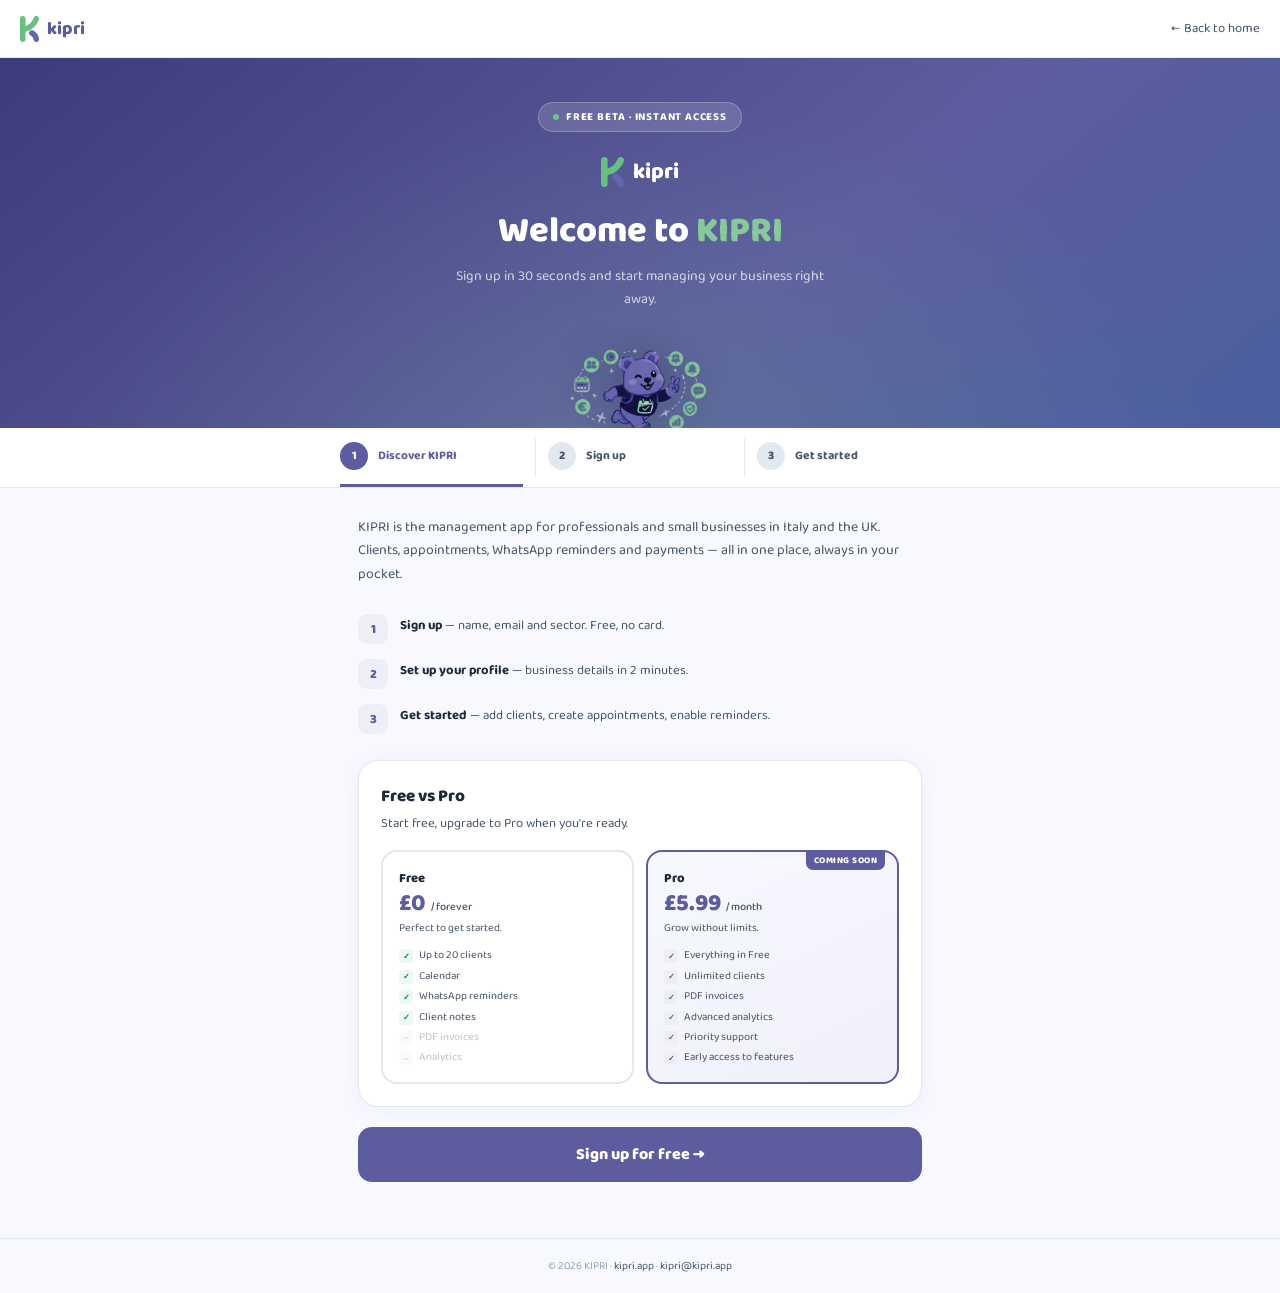
<file: register.html>
<!DOCTYPE html>
<html lang="it">
<head>
<meta charset="UTF-8"/>
<meta name="viewport" content="width=device-width, initial-scale=1.0"/>
<title>KIPRI — Inizia gratis</title>
<link rel="icon" type="image/png" href="assets/images/kipri-logo-favicon.png"/>
<link href="https://fonts.googleapis.com/css2?family=Baloo+2:wght@400;500;600;700;800&display=swap" rel="stylesheet"/>
<style>
*,*::before,*::after{box-sizing:border-box;margin:0;padding:0;}
:root{
  --purple:#5D5C9E;--purple-dark:#3d3b7a;--purple-light:#EEEEF8;
  --green:#70C18E;--green-light:#EEF8F2;
  --text:#1E293B;--muted:#475569;--hint:#94A3B8;
  --border:#E2E8F0;--bg:#F8F9FF;
}
body{font-family:'Baloo 2',sans-serif;background:var(--bg);color:var(--text);-webkit-font-smoothing:antialiased;min-height:100vh;}

/* NAV */
nav{
  position:sticky;top:0;z-index:100;
  background:rgba(255,255,255,.94);backdrop-filter:blur(12px);
  border-bottom:1px solid var(--border);
  padding:0 20px;height:58px;
  display:flex;align-items:center;justify-content:space-between;
}
.nav-logo{display:flex;align-items:center;gap:8px;text-decoration:none;}
.nav-logo img{height:26px;width:auto;}
.nav-logo-txt{font-size:18px;font-weight:800;color:var(--purple);}
.nav-back{font-size:13px;color:var(--muted);text-decoration:none;display:flex;align-items:center;gap:4px;}
.nav-back:hover{color:var(--purple);}

/* HERO */
.hero{
  background:linear-gradient(140deg,#3d3b7a 0%,var(--purple) 60%,#4a5fa0 100%);
  padding:44px 20px 0;text-align:center;position:relative;overflow:hidden;
}
.hero::before{
  content:'';position:absolute;inset:0;
  background:radial-gradient(ellipse at 50% 120%,rgba(112,193,142,.2) 0%,transparent 65%);
  pointer-events:none;
}
.hero-inner{position:relative;z-index:1;max-width:520px;margin:0 auto;}
.badge{
  display:inline-flex;align-items:center;gap:7px;
  background:rgba(255,255,255,.14);border:1px solid rgba(255,255,255,.24);
  border-radius:100px;padding:5px 14px;
  font-size:11px;font-weight:700;color:white;letter-spacing:.8px;text-transform:uppercase;
  margin-bottom:22px;
}
.bdot{width:6px;height:6px;background:var(--green);border-radius:50%;animation:pulse 2s infinite;}
@keyframes pulse{0%,100%{opacity:1;}50%{opacity:.35;}}
.hero-logo{display:flex;align-items:center;justify-content:center;gap:9px;margin-bottom:20px;}
.hero-logo img{height:30px;width:auto;}
.hero-logo-txt{font-size:22px;font-weight:800;color:white;}
.hero h1{font-size:clamp(22px,5vw,36px);font-weight:800;color:white;line-height:1.2;margin-bottom:12px;}
.hero h1 .hl{color:#88C999;}
.hero-sub{font-size:14px;color:rgba(255,255,255,.75);line-height:1.65;max-width:380px;margin:0 auto 30px;}
.hero-mascot{display:block;width:150px;margin:0 auto -16px;position:relative;z-index:2;filter:drop-shadow(0 -5px 16px rgba(0,0,0,.2));}

/* PROGRESS WIZARD */
.wizard{background:white;border-bottom:1px solid var(--border);padding:0 20px;}
.wizard-inner{max-width:600px;margin:0 auto;display:flex;align-items:stretch;}
.wstep{
  flex:1;display:flex;align-items:center;gap:10px;
  padding:14px 0;border-bottom:3px solid transparent;
  transition:border-color .3s;cursor:default;
}
.wstep.done{border-bottom-color:var(--green);}
.wstep.active{border-bottom-color:var(--purple);}
.wnum{
  width:28px;height:28px;border-radius:50%;flex-shrink:0;
  display:flex;align-items:center;justify-content:center;
  font-size:12px;font-weight:800;
  background:var(--border);color:var(--muted);
  transition:all .3s;
}
.wstep.active .wnum{background:var(--purple);color:white;}
.wstep.done .wnum{background:var(--green);color:white;}
.wlabel{font-size:12px;font-weight:700;color:var(--muted);transition:color .3s;}
.wstep.active .wlabel{color:var(--purple);}
.wstep.done .wlabel{color:var(--green);}
.wsep{width:1px;background:var(--border);margin:10px 12px;}

/* MAIN */
.main{max-width:600px;margin:0 auto;padding:28px 18px 56px;}

/* PANEL */
.panel{display:none;animation:fadeUp .3s ease;}
.panel.on{display:block;}
@keyframes fadeUp{from{opacity:0;transform:translateY(8px);}to{opacity:1;transform:translateY(0);}}

/* PANEL 1 */
.intro{font-size:14px;color:var(--muted);line-height:1.7;margin-bottom:24px;}
.steps-list{display:flex;flex-direction:column;gap:12px;margin-bottom:26px;}
.sli{display:flex;gap:12px;align-items:flex-start;}
.sli-n{
  width:30px;height:30px;border-radius:9px;
  background:var(--purple-light);color:var(--purple);
  display:flex;align-items:center;justify-content:center;
  font-weight:800;font-size:13px;flex-shrink:0;margin-top:3px;
}
.sli-t{font-size:13px;color:var(--muted);line-height:1.6;padding-top:5px;}
.sli-t strong{color:var(--text);}

.plans-wrap{background:white;border-radius:20px;border:1px solid var(--border);padding:22px;box-shadow:0 2px 16px rgba(93,92,158,.07);margin-bottom:20px;}
.plans-hd{margin-bottom:16px;}
.plans-hd h3{font-size:17px;font-weight:800;color:var(--text);margin-bottom:3px;}
.plans-hd p{font-size:13px;color:var(--muted);}
.plans-grid{display:grid;grid-template-columns:1fr 1fr;gap:12px;}
@media(max-width:380px){.plans-grid{grid-template-columns:1fr;}}
.plan{border-radius:16px;padding:16px;border:2px solid var(--border);position:relative;}
.plan.pro{border-color:var(--purple);background:linear-gradient(155deg,#f8f8ff,#f0f0fb);}
.plan-badge{position:absolute;top:-1px;right:12px;background:var(--purple);color:white;font-size:9px;font-weight:800;letter-spacing:.5px;text-transform:uppercase;padding:2px 8px;border-radius:0 0 7px 7px;}
.plan-name{font-size:13px;font-weight:800;color:var(--text);margin-bottom:3px;}
.plan-price{font-size:24px;font-weight:800;color:var(--purple);line-height:1;}
.plan-price span{font-size:11px;font-weight:500;color:var(--muted);}
.plan-desc{font-size:11px;color:var(--muted);margin:5px 0 12px;line-height:1.4;}
.plan-feats{display:flex;flex-direction:column;gap:5px;}
.pf{display:flex;gap:6px;align-items:flex-start;font-size:11px;color:var(--muted);line-height:1.4;}
.pt{width:14px;height:14px;border-radius:3px;flex-shrink:0;margin-top:1px;display:flex;align-items:center;justify-content:center;font-size:8px;font-weight:800;}
.plan:not(.pro) .pt{background:var(--green-light);color:#15803D;}
.plan.pro .pt{background:var(--purple-light);color:var(--purple);}
.pf.off{opacity:.35;}
.pf.off .pt{background:#F1F5F9;color:#94A3B8;}

.go-btn{
  width:100%;background:var(--purple);color:white;
  border:none;border-radius:14px;padding:15px;
  font-size:16px;font-weight:800;
  font-family:'Baloo 2',sans-serif;cursor:pointer;
  transition:all .2s;display:flex;align-items:center;justify-content:center;gap:8px;
}
.go-btn:hover{background:var(--purple-dark);transform:translateY(-1px);}

/* PANEL 2 */
.form-card{background:white;border-radius:20px;border:1px solid var(--border);padding:24px;box-shadow:0 2px 16px rgba(93,92,158,.07);margin-bottom:16px;}
.form-hd{margin-bottom:22px;}
.form-hd h2{font-size:18px;font-weight:800;color:var(--text);margin-bottom:5px;}
.form-hd p{font-size:13px;color:var(--muted);line-height:1.6;}

.fg{margin-bottom:14px;}
.fl{font-size:11px;font-weight:700;color:#64748B;display:block;margin-bottom:5px;text-transform:uppercase;letter-spacing:.3px;}
.fi{
  width:100%;padding:12px 14px;
  border-radius:12px;border:1.5px solid var(--border);
  font-family:'Baloo 2',sans-serif;font-size:14px;color:var(--text);
  outline:none;background:#F8FAFC;transition:border .2s;
}
.fi:focus{border-color:var(--purple);background:white;box-shadow:0 0 0 3px rgba(93,92,158,.08);}
.fi::placeholder{color:var(--hint);}
.frow{display:grid;grid-template-columns:1fr 1fr;gap:12px;}
@media(max-width:380px){.frow{grid-template-columns:1fr;}}

.privacy{
  display:flex;gap:9px;align-items:flex-start;
  background:var(--purple-light);border-radius:11px;padding:11px 13px;
  font-size:12px;color:var(--muted);line-height:1.5;margin-bottom:14px;
}
.pi{font-size:15px;flex-shrink:0;margin-top:1px;}

.err{background:#FEF2F2;border:1px solid #FECACA;border-radius:9px;padding:10px 13px;font-size:12px;color:#DC2626;margin-bottom:12px;display:none;}

.sub-btn{
  width:100%;background:var(--purple);color:white;
  border:none;border-radius:13px;padding:14px;
  font-size:15px;font-weight:800;
  font-family:'Baloo 2',sans-serif;cursor:pointer;
  transition:all .2s;display:flex;align-items:center;justify-content:center;gap:8px;
}
.sub-btn:hover:not(:disabled){background:var(--purple-dark);transform:translateY(-1px);}
.sub-btn:disabled{background:var(--hint);cursor:not-allowed;}
.spinner{width:16px;height:16px;border:2px solid rgba(255,255,255,.4);border-top-color:white;border-radius:50%;animation:spin .7s linear infinite;display:none;}
@keyframes spin{to{transform:rotate(360deg);}}

.back-btn{background:none;border:none;font-family:'Baloo 2',sans-serif;font-size:13px;color:var(--muted);cursor:pointer;display:block;margin:12px auto 0;text-align:center;}
.back-btn:hover{color:var(--purple);}

/* PANEL 3 */
.success-wrap{text-align:center;padding:16px 0;}
.s-icon{
  width:68px;height:68px;border-radius:22px;
  background:var(--green-light);
  font-size:30px;display:flex;align-items:center;justify-content:center;
  margin:0 auto 18px;
}
.success-wrap h2{font-size:22px;font-weight:800;color:var(--text);margin-bottom:8px;}
.success-wrap p{font-size:14px;color:var(--muted);line-height:1.6;}
.s-email{font-weight:800;color:var(--purple);margin:4px 0 8px;}

.s-steps{background:var(--bg);border-radius:14px;padding:18px;margin:20px 0;text-align:left;}
.ss{display:flex;gap:11px;align-items:flex-start;margin-bottom:11px;}
.ss:last-child{margin-bottom:0;}
.ss-n{
  width:24px;height:24px;border-radius:7px;
  background:var(--purple);color:white;
  font-size:11px;font-weight:800;
  display:flex;align-items:center;justify-content:center;flex-shrink:0;
}
.ss-t{font-size:13px;color:var(--muted);line-height:1.5;padding-top:2px;}
.ss-t strong{color:var(--text);}

.open-btn{
  display:block;width:100%;
  background:var(--purple);color:white;
  border:none;border-radius:14px;padding:15px;
  font-size:16px;font-weight:800;
  font-family:'Baloo 2',sans-serif;
  cursor:pointer;text-decoration:none;text-align:center;
  transition:all .2s;margin-bottom:10px;
}
.open-btn:hover{background:var(--purple-dark);transform:translateY(-2px);}
.s-note{font-size:11px;color:var(--hint);}

footer{text-align:center;padding:18px;font-size:11px;color:var(--hint);border-top:1px solid var(--border);}
footer a{color:var(--muted);text-decoration:none;}
footer a:hover{color:var(--purple);}
</style>
</head>
<body>

<nav>
  <a href="index.html" class="nav-logo">
    <img src="assets/images/logo-kipri.png" alt="KIPRI" onerror="this.style.display='none'"/>
    <span class="nav-logo-txt">kipri</span>
  </a>
  <a href="index.html" class="nav-back" id="nav-back">← <span id="nav-back-lbl">Torna alla home</span></a>
</nav>

<div class="hero">
  <div class="hero-inner">
    <div class="badge"><div class="bdot"></div><span id="hero-badge">Beta Gratuita · Accesso Immediato</span></div>
    <div class="hero-logo">
      <img src="assets/images/logo-kipri.png" alt="KIPRI" onerror="this.style.display='none'"/>
      <span class="hero-logo-txt">kipri</span>
    </div>
    <h1 id="hero-h1">Benvenuto in <span class="hl">KIPRI</span></h1>
    <p class="hero-sub" id="hero-sub">Registrati in 30 secondi e inizia subito a gestire il tuo business.</p>
    <img class="hero-mascot" src="assets/images/kipri-mascot-happy.png" alt="" onerror="this.style.display='none'"/>
  </div>
</div>

<!-- WIZARD PROGRESS -->
<div class="wizard">
  <div class="wizard-inner">
    <div class="wstep active" id="ws1"><div class="wnum">1</div><div class="wlabel" id="wl1">Scopri KIPRI</div></div>
    <div class="wsep"></div>
    <div class="wstep" id="ws2"><div class="wnum">2</div><div class="wlabel" id="wl2">Registrati</div></div>
    <div class="wsep"></div>
    <div class="wstep" id="ws3"><div class="wnum">3</div><div class="wlabel" id="wl3">Inizia subito</div></div>
  </div>
</div>

<div class="main">

  <!-- STEP 1 -->
  <div class="panel on" id="p1">
    <p class="intro" id="intro-txt">KIPRI è l'app gestionale per professionisti e piccole imprese in Italia e nel Regno Unito. Clienti, appuntamenti, promemoria WhatsApp e pagamenti — tutto in un posto, sempre nel tuo telefono.</p>

    <div class="steps-list">
      <div class="sli"><div class="sli-n">1</div><div class="sli-t" id="how1"><strong>Registrati</strong> — inserisci nome, email e settore. Gratis, nessuna carta.</div></div>
      <div class="sli"><div class="sli-n">2</div><div class="sli-t" id="how2"><strong>Configura il profilo</strong> — dati della tua attività in 2 minuti.</div></div>
      <div class="sli"><div class="sli-n">3</div><div class="sli-t" id="how3"><strong>Inizia subito</strong> — aggiungi clienti, crea appuntamenti, attiva i promemoria.</div></div>
    </div>

    <div class="plans-wrap">
      <div class="plans-hd">
        <h3 id="plans-title">Free vs Pro</h3>
        <p id="plans-sub">Parti gratis, passa a Pro quando sei pronto.</p>
      </div>
      <div class="plans-grid">
        <div class="plan">
          <div class="plan-name">Free</div>
          <div class="plan-price" id="fp">€0 <span id="fp-per">/ sempre</span></div>
          <div class="plan-desc" id="fp-desc">Perfetto per iniziare.</div>
          <div class="plan-feats">
            <div class="pf"><div class="pt">✓</div><span id="ff1">Fino a 20 clienti</span></div>
            <div class="pf"><div class="pt">✓</div><span id="ff2">Calendario</span></div>
            <div class="pf"><div class="pt">✓</div><span id="ff3">Promemoria WhatsApp</span></div>
            <div class="pf"><div class="pt">✓</div><span id="ff4">Note clienti</span></div>
            <div class="pf off"><div class="pt">—</div><span id="ff5">Fatture PDF</span></div>
            <div class="pf off"><div class="pt">—</div><span id="ff6">Analytics</span></div>
          </div>
        </div>
        <div class="plan pro">
          <div class="plan-badge" id="pro-badge">PROSSIMAMENTE</div>
          <div class="plan-name">Pro</div>
          <div class="plan-price" id="pp">€5.99 <span id="pp-per">/ mese</span></div>
          <div class="plan-desc" id="pp-desc">Cresci senza limiti.</div>
          <div class="plan-feats">
            <div class="pf"><div class="pt">✓</div><span id="pf1">Tutto di Free</span></div>
            <div class="pf"><div class="pt">✓</div><span id="pf2">Clienti illimitati</span></div>
            <div class="pf"><div class="pt">✓</div><span id="pf3">Fatture PDF</span></div>
            <div class="pf"><div class="pt">✓</div><span id="pf4">Analytics avanzate</span></div>
            <div class="pf"><div class="pt">✓</div><span id="pf5">Supporto prioritario</span></div>
            <div class="pf"><div class="pt">✓</div><span id="pf6">Funzioni in anteprima</span></div>
          </div>
        </div>
      </div>
    </div>

    <button class="go-btn" onclick="goStep(2)">
      <span id="cta1-txt">Registrati gratis →</span>
    </button>
  </div>

  <!-- STEP 2 -->
  <div class="panel" id="p2">
    <div class="form-card">
      <div class="form-hd">
        <h2 id="form-title">Crea il tuo account gratuito</h2>
        <p id="form-sub">Registrati in 30 secondi. Ti inviamo subito una email di conferma.</p>
      </div>
      <div class="err" id="err-msg"></div>
      <div class="frow">
        <div class="fg"><label class="fl" id="lb-name">Nome</label><input class="fi" id="inp-name" type="text" placeholder="Mario Rossi" autocomplete="name"/></div>
        <div class="fg"><label class="fl" id="lb-email">Email</label><input class="fi" id="inp-email" type="email" placeholder="mario@email.com" autocomplete="email"/></div>
      </div>
      <div class="fg">
        <label class="fl" id="lb-prof">Professione / Settore</label>
        <select class="fi" id="inp-prof">
          <option value="" id="prof0">Seleziona il tuo settore...</option>
          <option value="barber">💈 Barbiere / Parrucchiere</option>
          <option value="beauty">💅 Centro Estetico / Beauty</option>
          <option value="trainer">🏋️ Personal Trainer / Fitness</option>
          <option value="dental">🦷 Studio Dentistico</option>
          <option value="tattoo">🎨 Tattoo Studio</option>
          <option value="consulenza">💼 Consulenza / Coaching</option>
          <option value="artigiano">🔧 Artigiano / Tecnico</option>
          <option value="medico">⚕️ Medico / Terapista</option>
          <option value="altro">📌 Altro</option>
        </select>
      </div>
      <div class="privacy">
        <span class="pi">🔒</span>
        <span id="privacy-txt">I tuoi dati sono al sicuro. Niente spam, niente condivisioni. Puoi cancellarti in qualsiasi momento.</span>
      </div>
      <button class="sub-btn" id="sub-btn" onclick="submitForm()">
        <span id="sub-txt">Crea account gratuito →</span>
        <div class="spinner" id="spinner"></div>
      </button>
      <button class="back-btn" onclick="goStep(1)" id="back-btn">← Torna indietro</button>
    </div>
  </div>

  <!-- STEP 3 -->
  <div class="panel" id="p3">
    <div class="form-card">
      <div class="success-wrap">
        <div class="s-icon">🎉</div>
        <h2 id="s-title">Benvenuto in KIPRI!</h2>
        <p id="s-msg1">Account creato con successo. Abbiamo inviato una conferma a</p>
        <p class="s-email" id="s-email"></p>
        <p id="s-msg2">Controlla la tua inbox (e la cartella spam, per sicurezza).</p>
        <div class="s-steps">
          <div class="ss"><div class="ss-n">1</div><div class="ss-t" id="ss1"><strong>Controlla la email</strong> — trovi il link per accedere.</div></div>
          <div class="ss"><div class="ss-n">2</div><div class="ss-t" id="ss2"><strong>Apri l'app</strong> — clicca il bottone qui sotto.</div></div>
          <div class="ss"><div class="ss-n">3</div><div class="ss-t" id="ss3"><strong>Configura il profilo</strong> — 2 minuti e sei operativo.</div></div>
        </div>
        <a href="https://kipri.app" class="open-btn" id="open-btn">Apri KIPRI →</a>
        <p class="s-note" id="s-note">Gratuito durante tutta la beta · Nessuna carta richiesta</p>
      </div>
    </div>
  </div>

</div>

<footer>© 2026 KIPRI · <a href="https://kipri.app">kipri.app</a> · <a href="mailto:kipri@kipri.app">kipri@kipri.app</a></footer>

<script>
const SUPA_URL='https://tisfpjvwmkzbwedpuoww.supabase.co';
const SUPA_KEY='eyJhbGciOiJIUzI1NiIsInR5cCI6IkpXVCJ9.eyJpc3MiOiJzdXBhYmFzZSIsInJlZiI6InRpc2ZwanZ3bWt6YndlZHB1b3d3Iiwicm9sZSI6ImFub24iLCJpYXQiOjE3NzY1OTkwNzIsImV4cCI6MjA5MjE3NTA3Mn0.Mv_0KxpRqwTbKceom8dRNCRW5WVWnFd1b2YuqW-rSPQ';

const T={
  it:{
    'hero-badge':'Beta Gratuita · Accesso Immediato',
    'hero-h1':'Benvenuto in <span class="hl">KIPRI</span>',
    'hero-sub':'Registrati in 30 secondi e inizia subito a gestire il tuo business.',
    'nav-back-lbl':'Torna alla home',
    'wl1':'Scopri KIPRI','wl2':'Registrati','wl3':'Inizia subito',
    'intro-txt':'KIPRI è l\'app gestionale per professionisti e piccole imprese in Italia e nel Regno Unito. Clienti, appuntamenti, promemoria WhatsApp e pagamenti — tutto in un posto, sempre nel tuo telefono.',
    'how1':'<strong>Registrati</strong> — inserisci nome, email e settore. Gratis, nessuna carta.',
    'how2':'<strong>Configura il profilo</strong> — dati della tua attività in 2 minuti.',
    'how3':'<strong>Inizia subito</strong> — aggiungi clienti, crea appuntamenti, attiva i promemoria.',
    'plans-title':'Free vs Pro','plans-sub':'Parti gratis, passa a Pro quando sei pronto.',
    'freePrice':'€0','fp-per':'/ sempre','fp-desc':'Perfetto per iniziare.',
    'proPrice':'€5.99','pp-per':'/ mese','pp-desc':'Cresci senza limiti.','pro-badge':'PROSSIMAMENTE',
    'ff1':'Fino a 20 clienti','ff2':'Calendario','ff3':'Promemoria WhatsApp','ff4':'Note clienti','ff5':'Fatture PDF','ff6':'Analytics',
    'pf1':'Tutto di Free','pf2':'Clienti illimitati','pf3':'Fatture PDF','pf4':'Analytics avanzate','pf5':'Supporto prioritario','pf6':'Funzioni in anteprima',
    'cta1-txt':'Registrati gratis →',
    'form-title':'Crea il tuo account gratuito',
    'form-sub':'Registrati in 30 secondi. Ti inviamo subito una email di conferma.',
    'lb-name':'Nome','lb-email':'Email','lb-prof':'Professione / Settore',
    'prof0':'Seleziona il tuo settore...',
    'privacy-txt':'I tuoi dati sono al sicuro. Niente spam, niente condivisioni. Puoi cancellarti in qualsiasi momento.',
    'sub-txt':'Crea account gratuito →','back-btn':'← Torna indietro',
    'err-name':'Inserisci il tuo nome.','err-email':'Inserisci un\'email valida.','err-prof':'Seleziona il tuo settore.',
    'err-server':'Errore. Riprova o scrivi a kipri@kipri.app',
    'loading':'Creazione account...',
    's-title':'Benvenuto in KIPRI!',
    's-msg1':'Account creato. Abbiamo inviato una conferma a',
    's-msg2':'Controlla la inbox (e la cartella spam, per sicurezza).',
    'ss1':'<strong>Controlla la email</strong> — trovi il link per accedere.',
    'ss2':'<strong>Apri l\'app</strong> — clicca il bottone qui sotto.',
    'ss3':'<strong>Configura il profilo</strong> — 2 minuti e sei operativo.',
    'open-btn':'Apri KIPRI →',
    's-note':'Gratuito durante tutta la beta · Nessuna carta richiesta',
    'mailSub':'Benvenuto in KIPRI! Il tuo account è pronto 🦘',
    'mailBody':(n)=>`Ciao ${n}!\n\nGrazie per esserti registrato a KIPRI.\n\nApri l'app ora:\nhttps://kipri.app\n\nPer domande rispondi a questa email.\n\nBenvenuto nel team KIPRI 🦘\n— Matteo e il team KIPRI`,
  },
  en:{
    'hero-badge':'Free Beta · Instant Access',
    'hero-h1':'Welcome to <span class="hl">KIPRI</span>',
    'hero-sub':'Sign up in 30 seconds and start managing your business right away.',
    'nav-back-lbl':'Back to home',
    'wl1':'Discover KIPRI','wl2':'Sign up','wl3':'Get started',
    'intro-txt':'KIPRI is the management app for professionals and small businesses in Italy and the UK. Clients, appointments, WhatsApp reminders and payments — all in one place, always in your pocket.',
    'how1':'<strong>Sign up</strong> — name, email and sector. Free, no card.',
    'how2':'<strong>Set up your profile</strong> — business details in 2 minutes.',
    'how3':'<strong>Get started</strong> — add clients, create appointments, enable reminders.',
    'plans-title':'Free vs Pro','plans-sub':'Start free, upgrade to Pro when you\'re ready.',
    'freePrice':'£0','fp-per':'/ forever','fp-desc':'Perfect to get started.',
    'proPrice':'£5.99','pp-per':'/ month','pp-desc':'Grow without limits.','pro-badge':'COMING SOON',
    'ff1':'Up to 20 clients','ff2':'Calendar','ff3':'WhatsApp reminders','ff4':'Client notes','ff5':'PDF invoices','ff6':'Analytics',
    'pf1':'Everything in Free','pf2':'Unlimited clients','pf3':'PDF invoices','pf4':'Advanced analytics','pf5':'Priority support','pf6':'Early access to features',
    'cta1-txt':'Sign up for free →',
    'form-title':'Create your free account',
    'form-sub':'Sign up in 30 seconds. We\'ll send you a confirmation email right away.',
    'lb-name':'Name','lb-email':'Email','lb-prof':'Profession / Sector',
    'prof0':'Select your sector...',
    'privacy-txt':'Your data is safe. No spam, no sharing. You can unsubscribe at any time.',
    'sub-txt':'Create free account →','back-btn':'← Go back',
    'err-name':'Please enter your name.','err-email':'Please enter a valid email.','err-prof':'Please select your sector.',
    'err-server':'Error. Please try again or email kipri@kipri.app',
    'loading':'Creating account...',
    's-title':'Welcome to KIPRI!',
    's-msg1':'Account created. We sent a confirmation to',
    's-msg2':'Check your inbox (and spam folder, just in case).',
    'ss1':'<strong>Check your email</strong> — you\'ll find the login link.',
    'ss2':'<strong>Open the app</strong> — click the button below.',
    'ss3':'<strong>Set up your profile</strong> — 2 minutes to get started.',
    'open-btn':'Open KIPRI →',
    's-note':'Free throughout the beta · No card required',
    'mailSub':'Welcome to KIPRI! Your account is ready 🦘',
    'mailBody':(n)=>`Hi ${n}!\n\nThank you for signing up for KIPRI.\n\nOpen the app now:\nhttps://kipri.app\n\nQuestions? Just reply to this email.\n\nWelcome to the KIPRI team 🦘\n— Matteo and the KIPRI team`,
  }
};

function getLang(){
  const p=new URLSearchParams(window.location.search).get('lang');
  if(p==='en'||p==='it'){localStorage.setItem('kipri_lang',p);return p;}
  return localStorage.getItem('kipri_lang')||'it';
}

function apply(lang){
  document.documentElement.lang=lang;
  const t=T[lang];
  const skip=['freePrice','proPrice','mailSub','mailBody','err-name','err-email','err-prof','err-server','loading'];
  Object.keys(t).forEach(id=>{
    if(skip.includes(id))return;
    const el=document.getElementById(id);
    if(el&&typeof t[id]==='string')el.innerHTML=t[id];
  });
  // Prices
  const fp=document.getElementById('fp');
  if(fp)fp.innerHTML=`${t.freePrice} <span id="fp-per">${t['fp-per']}</span>`;
  const pp=document.getElementById('pp');
  if(pp)pp.innerHTML=`${t.proPrice} <span id="pp-per">${t['pp-per']}</span>`;
}

function goStep(n){
  [1,2,3].forEach(i=>{
    document.getElementById('p'+i).classList.toggle('on',i===n);
    const ws=document.getElementById('ws'+i);
    ws.classList.remove('active','done');
    if(i<n)ws.classList.add('done');
    if(i===n)ws.classList.add('active');
  });
  window.scrollTo({top:0,behavior:'smooth'});
}

async function submitForm(){
  const lang=getLang();const t=T[lang];
  const name=document.getElementById('inp-name').value.trim();
  const email=document.getElementById('inp-email').value.trim();
  const prof=document.getElementById('inp-prof').value;
  const err=document.getElementById('err-msg');
  const btn=document.getElementById('sub-btn');
  const sp=document.getElementById('spinner');
  const txt=document.getElementById('sub-txt');
  err.style.display='none';
  if(!name){err.textContent=t['err-name'];err.style.display='block';return;}
  if(!email||!/^[^\s@]+@[^\s@]+\.[^\s@]+$/.test(email)){err.textContent=t['err-email'];err.style.display='block';return;}
  if(!prof){err.textContent=t['err-prof'];err.style.display='block';return;}
  btn.disabled=true;txt.textContent=t.loading;sp.style.display='block';
  try{
    const res=await fetch(`${SUPA_URL}/rest/v1/registrations`,{
      method:'POST',
      headers:{'Content-Type':'application/json','apikey':SUPA_KEY,'Authorization':'Bearer '+SUPA_KEY,'Prefer':'return=minimal'},
      body:JSON.stringify({name,email,profession:prof,lang,source:'landing_register',created_at:new Date().toISOString()})
    });
    if(!res.ok&&res.status!==201)throw new Error(res.status);
    document.getElementById('s-email').textContent=email;
    goStep(3);
    setTimeout(()=>{
      const sub=encodeURIComponent(t.mailSub);
      const body=encodeURIComponent(t.mailBody(name));
      window.open(`mailto:${email}?subject=${sub}&body=${body}`,'_blank');
    },600);
  }catch(e){
    btn.disabled=false;txt.textContent=t['sub-txt'];sp.style.display='none';
    err.textContent=t['err-server'];err.style.display='block';
  }
}

window.addEventListener('DOMContentLoaded',()=>apply(getLang()));
</script>
</body>
</html>
</file>
<file: style.css>
/* ═══════════════════════════════════════════
   KIPY LANDING — style.css
   Modifica qui tutti gli stili
═══════════════════════════════════════════ */

*, *::before, *::after { box-sizing: border-box; margin: 0; padding: 0; }

/* ── VARIABILI COLORI ── */
:root {
  --purple: #5D5C9E;
  --purple-dark: #4a4980;
  --purple-light: #7B78D4;
  --purple-tint: #EEEEF8;
  --green: #70C18E;
  --green-dark: #56a874;
  --green-tint: #EEF8F2;
  --black: #0a0a0a;
  --slate: #1E293B;
  --slate-mid: #475569;
  --ghost: #F1F5F9;
  --white: #FFFFFF;
}

html { scroll-behavior: smooth; }

body {
  font-family: 'Baloo 2', sans-serif;
  background: var(--white);
  color: var(--slate);
  overflow-x: hidden;
  -webkit-font-smoothing: antialiased;
}

/* ══════════════════════════════════════════
   NAV
══════════════════════════════════════════ */
nav {
  position: fixed; top: 0; left: 0; right: 0; z-index: 100;
  display: flex; align-items: center; justify-content: space-between;
  padding: 0 56px; height: 70px;
  background: rgba(255,255,255,0.92);
  backdrop-filter: blur(24px);
  border-bottom: 1px solid rgba(93,92,158,0.1);
}

.nav-logo {
  display: flex; align-items: center;
  gap: 10px; text-decoration: none;
}

.nav-logo img { height: 38px; width: auto; }

.nav-logo-text {
  font-family: 'Baloo 2', sans-serif;
  font-weight: 800; font-size: 22px;
  color: #1E293B;
}

.nav-links { display: flex; align-items: center; gap: 40px; list-style: none; }
.nav-links a { text-decoration: none; color: var(--slate-mid); font-size: 15px; font-weight: 500; transition: color 0.2s; }
.nav-links a:hover { color: var(--purple); }
.nav-cta { display: flex; align-items: center; gap: 12px; }

.btn-ghost {
  padding: 9px 22px; border-radius: 12px;
  border: 1.5px solid rgba(93,92,158,0.2);
  background: transparent; color: var(--slate);
  font-family: 'Baloo 2', sans-serif;
  font-size: 14px; font-weight: 600;
  cursor: pointer; transition: all 0.2s; text-decoration: none;
}
.btn-ghost:hover { border-color: var(--purple); color: var(--purple); }

.btn-primary {
  padding: 10px 24px; border-radius: 12px; border: none;
  background: var(--purple); color: white;
  font-family: 'Baloo 2', sans-serif;
  font-size: 14px; font-weight: 700;
  cursor: pointer; transition: all 0.2s;
  text-decoration: none; display: inline-block;
}
.btn-primary:hover { background: var(--purple-dark); transform: translateY(-1px); box-shadow: 0 8px 24px rgba(93,92,158,0.35); }

/* ══════════════════════════════════════════
   HERO
══════════════════════════════════════════ */
.hero-wrap {
  background: #fafbff;
  border-bottom: 1px solid rgba(93,92,158,0.08);
  padding-top: 70px;
}

.hero {
  max-width: 1200px; margin: 0 auto;
  display: grid; grid-template-columns: 1fr 1fr;
  align-items: center; gap: 60px;
  padding: 80px 56px;
}

.hero-badge {
  display: inline-flex; align-items: center; gap: 8px;
  padding: 6px 16px; background: var(--purple-tint);
  border: 1px solid rgba(93,92,158,0.2); border-radius: 100px;
  font-size: 13px; font-weight: 600; color: var(--purple);
  margin-bottom: 24px; animation: fadeUp 0.5s ease both;
}

.badge-dot {
  width: 7px; height: 7px; background: var(--green);
  border-radius: 50%; animation: pulse 2s infinite;
}

@keyframes pulse { 0%,100%{opacity:1;transform:scale(1);}50%{opacity:0.5;transform:scale(0.7);} }

.hero-title {
  font-family: 'Baloo 2', sans-serif; font-weight: 800;
  font-size: clamp(36px, 4vw, 58px); line-height: 1.1;
  color: var(--black); letter-spacing: -0.5px;
  margin-bottom: 20px; animation: fadeUp 0.5s ease 0.1s both;
}
.hero-title .hl { color: var(--purple); }
.hero-title .hlg { color: var(--green-dark); }

.hero-sub {
  font-size: 17px; font-weight: 400; color: var(--slate-mid);
  line-height: 1.7; margin-bottom: 36px; max-width: 460px;
  animation: fadeUp 0.5s ease 0.2s both;
}

.hero-actions {
  display: flex; align-items: center; gap: 14px;
  margin-bottom: 40px; animation: fadeUp 0.5s ease 0.3s both;
}

.btn-hero {
  padding: 14px 32px; border-radius: 14px; border: none;
  background: var(--purple); color: white;
  font-family: 'Baloo 2', sans-serif; font-size: 16px; font-weight: 700;
  cursor: pointer; transition: all 0.25s; text-decoration: none;
  box-shadow: 0 6px 24px rgba(93,92,158,0.4);
}
.btn-hero:hover { background: var(--purple-dark); transform: translateY(-2px); box-shadow: 0 12px 36px rgba(93,92,158,0.45); }

.btn-demo {
  padding: 14px 28px; border-radius: 14px; border: 1.5px solid #e2e8f0;
  background: transparent; color: var(--slate);
  font-family: 'Baloo 2', sans-serif; font-size: 16px; font-weight: 600;
  cursor: pointer; transition: all 0.2s; text-decoration: none;
}
.btn-demo:hover { border-color: var(--purple); color: var(--purple); }

.hero-trust { display: flex; align-items: center; gap: 20px; flex-wrap: wrap; animation: fadeUp 0.5s ease 0.4s both; }
.trust-item { display: flex; align-items: center; gap: 7px; font-size: 13px; font-weight: 500; color: var(--slate-mid); }
.trust-check { width: 20px; height: 20px; background: var(--green-tint); border-radius: 50%; display: flex; align-items: center; justify-content: center; color: var(--green-dark); font-size: 11px; font-weight: 700; }

/* ── HERO VISUAL ── */
.hero-visual { position: relative; display: flex; align-items: center; justify-content: center; animation: fadeUp 0.6s ease 0.2s both; }

.phone-wrap {
  width: 268px; background: #111; border-radius: 42px; padding: 12px;
  box-shadow: 0 40px 80px rgba(0,0,0,0.22), 0 0 0 1px rgba(255,255,255,0.06);
  position: relative; z-index: 2;
}
.phone-screen { background: #f8f9ff; border-radius: 32px; overflow: hidden; }
.phone-inner { padding: 18px 14px; display: flex; flex-direction: column; gap: 12px; }
.phone-topbar { display: flex; justify-content: space-between; align-items: center; }
.phone-kipy-logo { height: 22px; }
.phone-avatar { width: 30px; height: 30px; border-radius: 50%; background: var(--purple); display: flex; align-items: center; justify-content: center; font-size: 13px; font-weight: 700; color: white; }
.phone-greeting { font-size: 14px; font-weight: 700; color: var(--black); }
.phone-date { font-size: 11px; color: #94a3b8; margin-top: 1px; }
.phone-card { background: white; border-radius: 16px; padding: 14px; box-shadow: 0 2px 10px rgba(0,0,0,0.06); }
.phone-card-title { font-size: 10px; font-weight: 700; color: #94a3b8; text-transform: uppercase; letter-spacing: 0.8px; margin-bottom: 10px; }
.appt { display: flex; align-items: center; gap: 9px; padding: 7px 0; border-bottom: 1px solid #f1f5f9; }
.appt:last-child { border-bottom: none; padding-bottom: 0; }
.appt-dot { width: 8px; height: 8px; border-radius: 50%; flex-shrink: 0; }
.appt-name { font-size: 11px; font-weight: 700; color: var(--black); flex: 1; }
.appt-time { font-size: 10px; color: #94a3b8; }
.phone-stats { display: grid; grid-template-columns: 1fr 1fr; gap: 8px; }
.mini-stat { background: white; border-radius: 12px; padding: 12px; box-shadow: 0 2px 8px rgba(0,0,0,0.05); }
.mini-stat-num { font-family: 'Baloo 2', sans-serif; font-size: 22px; font-weight: 800; line-height: 1; }
.mini-stat-label { font-size: 9px; color: #94a3b8; margin-top: 2px; }
.phone-wa { background: linear-gradient(135deg, #25D366, #128C7E); border-radius: 14px; padding: 11px 14px; display: flex; align-items: center; gap: 10px; }
.wa-ball { width: 30px; height: 30px; background: rgba(255,255,255,0.2); border-radius: 50%; display: flex; align-items: center; justify-content: center; }
.wa-title { font-size: 11px; font-weight: 700; color: white; }
.wa-sub { font-size: 9px; color: rgba(255,255,255,0.75); margin-top: 1px; }

.mascotte-hero {
  position: absolute; bottom: -40px; right: -55px; width: 190px; z-index: 3;
  animation: float 3.5s ease-in-out infinite;
  filter: drop-shadow(0 20px 40px rgba(93,92,158,0.25));
}
.mascotte-hero img { width: 100%; }

@keyframes float { 0%,100%{transform:translateY(0);}50%{transform:translateY(-14px);} }

.fbadge {
  position: absolute; background: white; border-radius: 14px; padding: 10px 16px;
  display: flex; align-items: center; gap: 10px; font-size: 12px; font-weight: 600;
  color: var(--slate); box-shadow: 0 8px 32px rgba(0,0,0,0.1); white-space: nowrap; z-index: 4;
}
.fbadge-icon { width: 30px; height: 30px; border-radius: 8px; display: flex; align-items: center; justify-content: center; }
.fb1 { top: 30px; left: -90px; animation: float 3s ease-in-out infinite; }
.fb2 { top: 160px; right: -100px; animation: float 3s ease-in-out 0.6s infinite; }
.fb3 { bottom: 130px; left: -70px; animation: float 3s ease-in-out 1.2s infinite; }

@keyframes fadeUp { from{opacity:0;transform:translateY(20px);}to{opacity:1;transform:translateY(0);} }

/* ══════════════════════════════════════════
   SOCIAL PROOF
══════════════════════════════════════════ */
.proof-strip { background: var(--ghost); padding: 50px 56px; text-align: center; }
.proof-label { font-size: 13px; font-weight: 600; color: #94a3b8; text-transform: uppercase; letter-spacing: 2px; margin-bottom: 28px; }
.proof-logos { display: flex; align-items: center; justify-content: center; gap: 40px; flex-wrap: wrap; }
.proof-item { display: flex; flex-direction: column; align-items: center; gap: 8px; opacity: 0.45; transition: opacity 0.2s; }
.proof-item:hover { opacity: 1; }
.proof-icon { width: 52px; height: 52px; background: white; border-radius: 14px; display: flex; align-items: center; justify-content: center; box-shadow: 0 2px 8px rgba(0,0,0,0.06); }
.proof-name { font-size: 11px; font-weight: 600; color: var(--slate-mid); }

.stats-row {
  max-width: 900px; margin: 48px auto 0;
  display: grid; grid-template-columns: repeat(3,1fr);
  background: rgba(93,92,158,0.08); border-radius: 22px;
  overflow: hidden; gap: 1px;
}
.stat-box { background: white; padding: 36px; text-align: center; }
.stat-big { font-family: 'Baloo 2', sans-serif; font-size: 52px; font-weight: 800; color: var(--purple); line-height: 1; letter-spacing: -2px; }
.stat-desc { font-size: 14px; color: var(--slate-mid); margin-top: 6px; }

/* ══════════════════════════════════════════
   SEZIONI GENERALI
══════════════════════════════════════════ */
.section { max-width: 1200px; margin: 0 auto; padding: 100px 56px; }

.sec-label {
  display: inline-flex; align-items: center; gap: 10px;
  font-size: 12px; font-weight: 700; color: var(--purple);
  text-transform: uppercase; letter-spacing: 2px; margin-bottom: 14px;
}
.sec-label::before { content:''; width:22px; height:3px; background:var(--green); border-radius:2px; }

.sec-title {
  font-family: 'Baloo 2', sans-serif; font-size: clamp(30px,3.5vw,50px);
  font-weight: 800; color: var(--black); line-height: 1.12;
  letter-spacing: -0.5px; max-width: 580px;
}
.sec-sub { font-size: 17px; color: var(--slate-mid); line-height: 1.7; max-width: 500px; margin-top: 14px; font-weight: 400; }

/* ══════════════════════════════════════════
   FEATURES
══════════════════════════════════════════ */
.features-grid { display: grid; grid-template-columns: repeat(3,1fr); gap: 18px; margin-top: 56px; }

.feat-card {
  background: white; border: 1.5px solid rgba(93,92,158,0.1);
  border-radius: 24px; padding: 28px; transition: all 0.3s;
  position: relative; overflow: hidden;
}
.feat-card::after { content:''; position:absolute; top:0;left:0;right:0; height:3px; background:linear-gradient(90deg,var(--purple),var(--green)); opacity:0; transition:opacity 0.3s; }
.feat-card:hover { transform:translateY(-5px); box-shadow:0 24px 60px rgba(93,92,158,0.12); border-color:rgba(93,92,158,0.2); }
.feat-card:hover::after { opacity:1; }

.feat-mascotte { width: 72px; margin-bottom: 14px; }

.feat-icon-wrap {
  width: 52px; height: 52px; border-radius: 16px;
  display: flex; align-items: center; justify-content: center;
  margin-bottom: 18px; flex-shrink: 0;
}
.feat-title { font-family:'Baloo 2',sans-serif; font-size:18px; font-weight:800; color:var(--black); margin-bottom:8px; }
.feat-desc { font-size:14px; color:var(--slate-mid); line-height:1.65; }

/* ══════════════════════════════════════════
   HOW IT WORKS — sezione scura migliorata
══════════════════════════════════════════ */
.how-wrap {
  background: #1a1830;  /* ← viola scuro invece di nero puro */
  padding: 100px 56px;
}
.how-inner { max-width:1200px; margin:0 auto; }

.steps-grid {
  display: grid; grid-template-columns: repeat(4,1fr);
  gap: 2px; background: rgba(255,255,255,0.06);
  border-radius: 24px; overflow: hidden; margin-top: 56px;
}

.step {
  background: #221f3d;  /* ← card viola scuro */
  padding: 40px 28px; position: relative;
  border: 1px solid rgba(255,255,255,0.06);
}

.step-num {
  font-family: 'Baloo 2', sans-serif; font-size: 80px; font-weight: 800;
  color: rgba(255,255,255,0.08); line-height: 1;
  letter-spacing: -4px; margin-bottom: 16px;
}

.step-icon {
  width: 46px; height: 46px;
  background: rgba(112,193,142,0.15);  /* ← verde trasparente */
  border-radius: 14px; display: flex; align-items: center;
  justify-content: center; margin-bottom: 16px;
}

.step-title { font-family:'Baloo 2',sans-serif; font-size:16px; font-weight:800; color:white; margin-bottom:8px; }
.step-desc { font-size:13px; color:rgba(255,255,255,0.6); line-height:1.6; }  /* ← più leggibile */

.step-divider {
  position: absolute; top: 40px; right: -1px;
  width: 2px; height: 46px;
  background: rgba(112,193,142,0.3);
}
.step:last-child .step-divider { display:none; }

/* ══════════════════════════════════════════
   WHATSAPP
══════════════════════════════════════════ */
.wa-wrap { background:linear-gradient(150deg,#f0faf4,#e6f5ee); padding:100px 56px; }
.wa-inner { max-width:1200px; margin:0 auto; display:grid; grid-template-columns:1fr 1fr; gap:80px; align-items:center; }

.chat-box { background:#ECE5DD; border-radius:28px; padding:20px; box-shadow:0 24px 60px rgba(0,0,0,0.1); }
.chat-hd { background:#128C7E; border-radius:18px; padding:14px 18px; display:flex; align-items:center; gap:12px; margin-bottom:16px; }
.chat-av { width:38px; height:38px; border-radius:50%; background:var(--purple); display:flex; align-items:center; justify-content:center; font-size:14px; font-weight:700; color:white; }
.chat-name { font-size:14px; font-weight:700; color:white; }
.chat-online { font-size:11px; color:rgba(255,255,255,0.65); }
.chat-msgs { display:flex; flex-direction:column; gap:10px; }
.msg { max-width:82%; padding:11px 15px; border-radius:16px; font-size:13px; line-height:1.55; }
.msg-out { background:#DCF8C6; align-self:flex-end; color:var(--slate); border-bottom-right-radius:4px; }
.msg-in { background:white; align-self:flex-start; color:var(--slate); border-bottom-left-radius:4px; }
.msg-time { font-size:10px; color:#94a3b8; text-align:right; margin-top:5px; }

.wa-feats { display:flex; flex-direction:column; gap:22px; margin-top:36px; }
.wa-feat { display:flex; align-items:flex-start; gap:16px; }
.wa-feat-icon { width:46px; height:46px; background:white; border-radius:14px; display:flex; align-items:center; justify-content:center; flex-shrink:0; box-shadow:0 4px 16px rgba(0,0,0,0.07); }
.wa-feat-title { font-family:'Baloo 2',sans-serif; font-size:15px; font-weight:800; color:var(--black); margin-bottom:4px; }
.wa-feat-desc { font-size:13px; color:var(--slate-mid); line-height:1.6; }

/* ══════════════════════════════════════════
   TESTIMONIALS
══════════════════════════════════════════ */
.testi-wrap { background:var(--ghost); padding:100px 56px; }
.testi-inner { max-width:1200px; margin:0 auto; }
.testi-grid { display:grid; grid-template-columns:repeat(3,1fr); gap:20px; margin-top:56px; }
.testi-card { background:white; border-radius:24px; padding:32px; box-shadow:0 4px 24px rgba(0,0,0,0.06); transition:transform 0.3s; }
.testi-card:hover { transform:translateY(-4px); }
.testi-stars { color:#FFB347; font-size:14px; letter-spacing:2px; margin-bottom:14px; }
.testi-result { display:inline-block; padding:4px 14px; background:var(--green-tint); border-radius:100px; font-size:12px; font-weight:700; color:var(--green-dark); margin-bottom:16px; }
.testi-text { font-size:15px; color:var(--slate); line-height:1.7; font-style:italic; margin-bottom:24px; }
.testi-author { display:flex; align-items:center; gap:12px; border-top:1px solid var(--ghost); padding-top:20px; }
.author-av { width:42px; height:42px; border-radius:50%; display:flex; align-items:center; justify-content:center; font-family:'Baloo 2',sans-serif; font-weight:800; font-size:15px; color:white; flex-shrink:0; }
.author-name { font-size:14px; font-weight:700; color:var(--black); }
.author-role { font-size:12px; color:#94a3b8; margin-top:1px; }

/* ══════════════════════════════════════════
   FINAL CTA
══════════════════════════════════════════ */
.cta-wrap { background:var(--purple); padding:120px 56px; text-align:center; position:relative; overflow:hidden; }
.cta-wrap::before { content:''; position:absolute; inset:0; background:radial-gradient(ellipse at 50% 120%,rgba(112,193,142,0.2) 0%,transparent 60%); pointer-events:none; }
.cta-mascotte { width:160px; margin:0 auto 24px; position:relative; z-index:1; animation:float 3.5s ease-in-out infinite; filter:drop-shadow(0 20px 40px rgba(0,0,0,0.2)); }
.cta-mascotte img { width:100%; }
.cta-inner { position:relative; z-index:1; max-width:700px; margin:0 auto; }
.cta-title { font-family:'Baloo 2',sans-serif; font-size:clamp(34px,5vw,60px); font-weight:800; color:white; letter-spacing:-1px; line-height:1.1; margin-bottom:18px; }
.cta-sub { font-size:17px; color:rgba(255,255,255,0.7); line-height:1.7; margin-bottom:40px; }
.btn-white { padding:16px 44px; border-radius:14px; border:none; background:white; color:var(--purple); font-family:'Baloo 2',sans-serif; font-size:17px; font-weight:800; cursor:pointer; transition:all 0.25s; text-decoration:none; display:inline-block; box-shadow:0 8px 32px rgba(0,0,0,0.2); }
.btn-white:hover { transform:translateY(-2px); box-shadow:0 16px 48px rgba(0,0,0,0.3); }
.cta-note { font-size:13px; color:rgba(255,255,255,0.4); margin-top:18px; }

/* ══════════════════════════════════════════
   FOOTER
══════════════════════════════════════════ */
footer { background:var(--black); padding:64px 56px 40px; }
.footer-inner { max-width:1200px; margin:0 auto; }
.footer-top { display:flex; justify-content:space-between; gap:48px; padding-bottom:48px; border-bottom:1px solid rgba(255,255,255,0.06); margin-bottom:36px; }

.footer-logo {
  display: flex; align-items: center;
  gap: 10px; margin-bottom: 4px;
}
.footer-logo img { height: 36px; width: auto; }
.footer-logo-text {
  font-family: 'Baloo 2', sans-serif;
  font-weight: 800; font-size: 20px; color: white;
}

.footer-brand-desc { font-size:13px; color:rgba(255,255,255,0.35); margin-top:14px; max-width:220px; line-height:1.65; }
.footer-col-title { font-size:11px; font-weight:700; color:rgba(255,255,255,0.3); text-transform:uppercase; letter-spacing:1.5px; margin-bottom:16px; }
.footer-col a { display:block; font-size:13px; color:rgba(255,255,255,0.45); text-decoration:none; margin-bottom:10px; transition:color 0.2s; }
.footer-col a:hover { color:white; }
.footer-bottom { display:flex; justify-content:space-between; align-items:center; }
.footer-copy { font-size:12px; color:rgba(255,255,255,0.2); }
.footer-socials { display:flex; gap:10px; }
.soc-btn { width:38px; height:38px; background:rgba(255,255,255,0.06); border-radius:10px; display:flex; align-items:center; justify-content:center; text-decoration:none; transition:background 0.2s; }
.soc-btn:hover { background:rgba(255,255,255,0.12); }

/* ══════════════════════════════════════════
   RESPONSIVE
══════════════════════════════════════════ */
@media (max-width: 960px) {
  nav { padding: 0 24px; }
  .nav-links { display: none; }
  .hero { grid-template-columns: 1fr; padding: 60px 24px 100px; text-align: center; }
  .hero-sub { max-width: 100%; }
  .hero-trust { justify-content: center; }
  .hero-actions { justify-content: center; flex-wrap: wrap; }
  .hero-visual { margin-top: 40px; }
  .fb1,.fb2,.fb3 { display: none; }
  .mascotte-hero { right: -20px; width: 140px; bottom: -30px; }
  .features-grid { grid-template-columns: 1fr; }
  .steps-grid { grid-template-columns: 1fr 1fr; }
  .wa-inner { grid-template-columns: 1fr; }
  .testi-grid { grid-template-columns: 1fr; }
  .stats-row { grid-template-columns: 1fr; }
  .section { padding: 60px 24px; }
  .proof-strip, .how-wrap, .wa-wrap, .testi-wrap, .cta-wrap { padding: 60px 24px; }
  footer { padding: 48px 24px 32px; }
  .footer-top { flex-direction: column; }
  .footer-bottom { flex-direction: column; gap: 16px; text-align: center; }
}

/* ══ NAV MOBILE FIX ══ */
@media (max-width: 600px) {
  nav { padding: 0 16px; height: 60px; }
  .nav-logo img { height: 28px; }
  .nav-logo-text { font-size: 18px; }
  .btn-ghost { display: none; }
  .btn-primary { padding: 8px 14px; font-size: 13px; border-radius: 10px; white-space: nowrap; }
  .nav-cta { gap: 8px; }
  .lang-switcher { padding: 2px; }
  .lang-btn { padding: 3px 7px; font-size: 14px; }
}

@keyframes fadeUp {
  from { opacity: 0; transform: translateY(16px); }
  to   { opacity: 1; transform: translateY(0); }
}
@keyframes float {
  0%,100% { transform: translateY(0); }
  50%     { transform: translateY(-10px); }
}

/* ══════════════════════════════════════════
   SWITCHER LINGUA
══════════════════════════════════════════ */
.lang-switcher {
  display: flex; gap: 4px;
  background: #F1F5F9; padding: 3px;
  border-radius: 10px;
}
.lang-btn {
  border: none; background: transparent;
  border-radius: 8px; padding: 4px 10px;
  cursor: pointer; font-size: 16px;
  transition: all 0.2s; line-height: 1;
}
.lang-btn.active {
  background: white;
  box-shadow: 0 1px 4px rgba(0,0,0,0.1);
}

/* ── PRICING ── */
.pricing-wrap { padding: 80px 20px; background: #F8FAFC; }
.pricing-inner { max-width: 860px; margin: 0 auto; text-align: center; }
.pricing-grid { display: grid; grid-template-columns: 1fr 1fr; gap: 24px; margin-top: 48px; text-align: left; }
@media (max-width: 640px) { .pricing-grid { grid-template-columns: 1fr; } }

.pricing-card { background: white; border-radius: 24px; padding: 32px; border: 2px solid #F1F5F9; position: relative; }
.pricing-card-pro { border-color: #5D5C9E; box-shadow: 0 8px 32px rgba(93,92,158,0.15); }

.pricing-popular { background: #5D5C9E; color: white; font-size: 11px; font-weight: 800; padding: 4px 14px; border-radius: 20px; display: inline-block; margin-bottom: 16px; letter-spacing: 0.5px; text-transform: uppercase; }
.pricing-plan-name { font-size: 20px; font-weight: 900; color: #1E293B; margin-bottom: 8px; font-family: 'Baloo 2', sans-serif; }
.pricing-price { font-size: 42px; font-weight: 900; color: #5D5C9E; font-family: 'Baloo 2', sans-serif; line-height: 1; margin-bottom: 4px; }
.pricing-period { font-size: 16px; font-weight: 600; color: #94A3B8; }
.pricing-price-alt { font-size: 12px; color: #94A3B8; margin-bottom: 8px; }
.pricing-desc { font-size: 14px; color: #64748B; margin-bottom: 24px; }

.pricing-features { list-style: none; padding: 0; margin: 0 0 28px; display: flex; flex-direction: column; gap: 10px; }
.pricing-features li { display: flex; align-items: center; gap: 10px; font-size: 14px; color: #475569; font-weight: 500; }
.pf-check { width: 20px; height: 20px; border-radius: 6px; background: #EEF8F2; color: #15803D; font-size: 11px; font-weight: 800; display: flex; align-items: center; justify-content: center; flex-shrink: 0; }
.pf-pro { background: #EEEEF8; color: #5D5C9E; }

.pricing-btn-free { display: block; text-align: center; padding: 14px; border-radius: 14px; background: #F1F5F9; color: #5D5C9E; font-weight: 800; font-size: 15px; text-decoration: none; transition: all 0.2s; font-family: 'Baloo 2', sans-serif; }
.pricing-btn-free:hover { background: #EEEEF8; }
.pricing-btn-pro { display: block; text-align: center; padding: 14px; border-radius: 14px; background: linear-gradient(135deg, #5D5C9E 0%, #3d3b7a 100%); color: white; font-weight: 800; font-size: 15px; text-decoration: none; transition: all 0.2s; font-family: 'Baloo 2', sans-serif; box-shadow: 0 4px 16px rgba(93,92,158,0.3); }
.pricing-btn-pro:hover { opacity: 0.92; }
.pricing-guarantee { font-size: 11px; color: #94A3B8; text-align: center; margin-top: 12px; }
/* cache-bust Mon 11 May 2026 16:03:12 BST */

/* ── PRICING FIX CENTRATO ── */
.pricing-wrap { text-align: center; }
.pricing-inner { max-width: 860px; margin: 0 auto; }
.pricing-grid { text-align: left; }

/* ── PRICING CENTRATO FIX ── */
.pricing-wrap { display: flex; flex-direction: column; align-items: center; }
.pricing-inner { width: 100%; max-width: 860px; }
</file>
